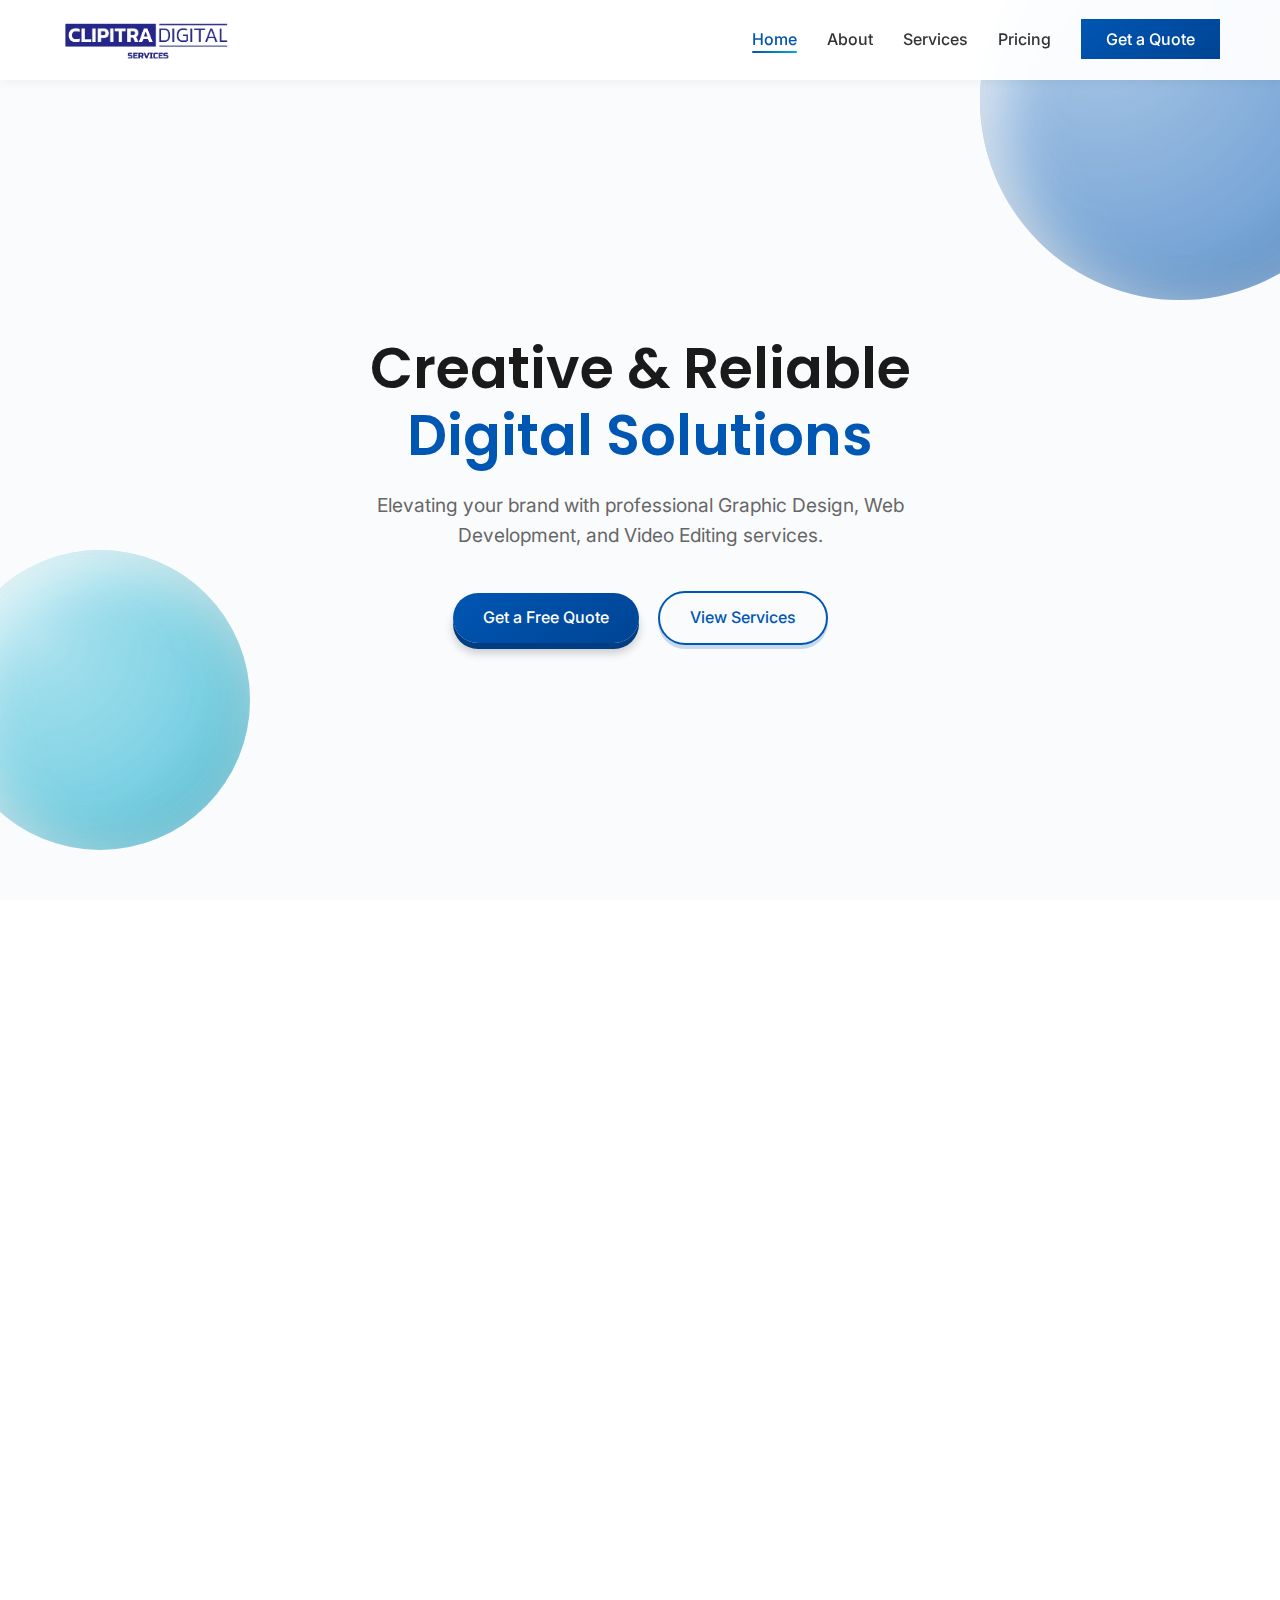
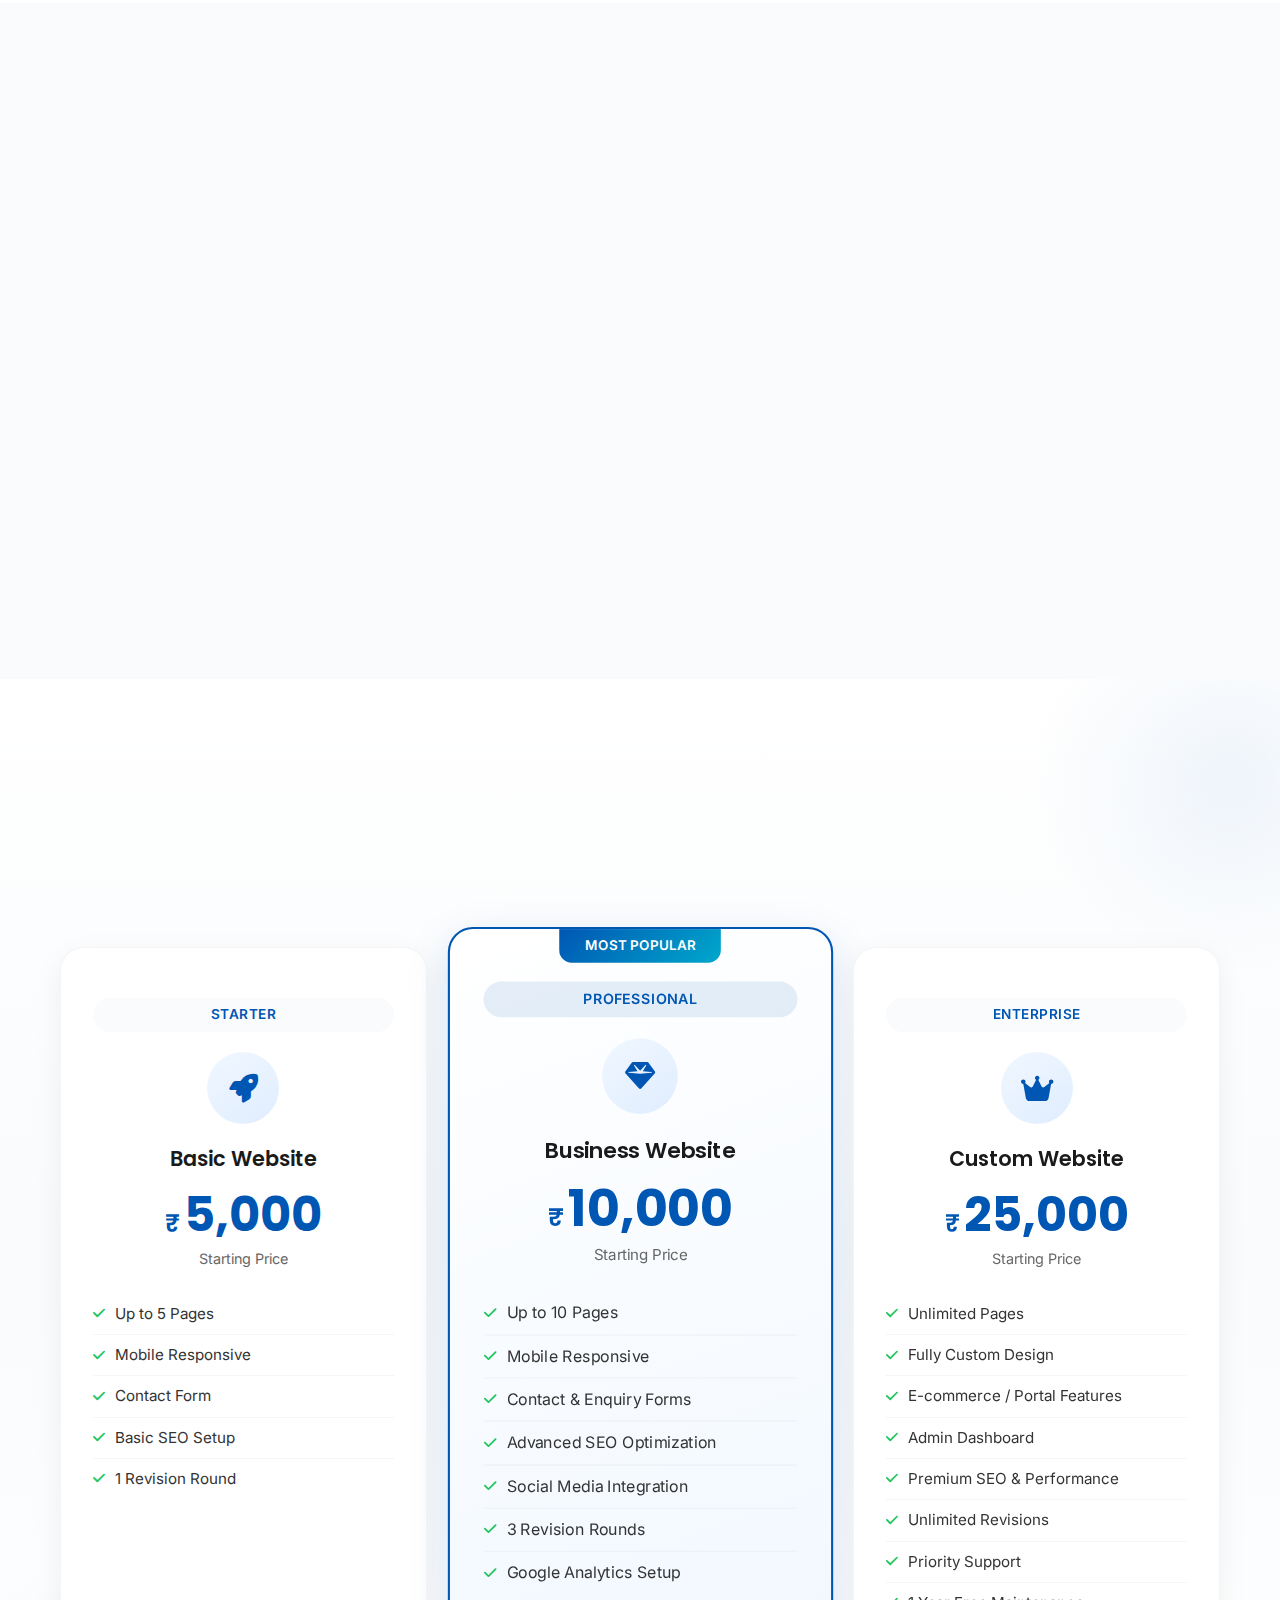
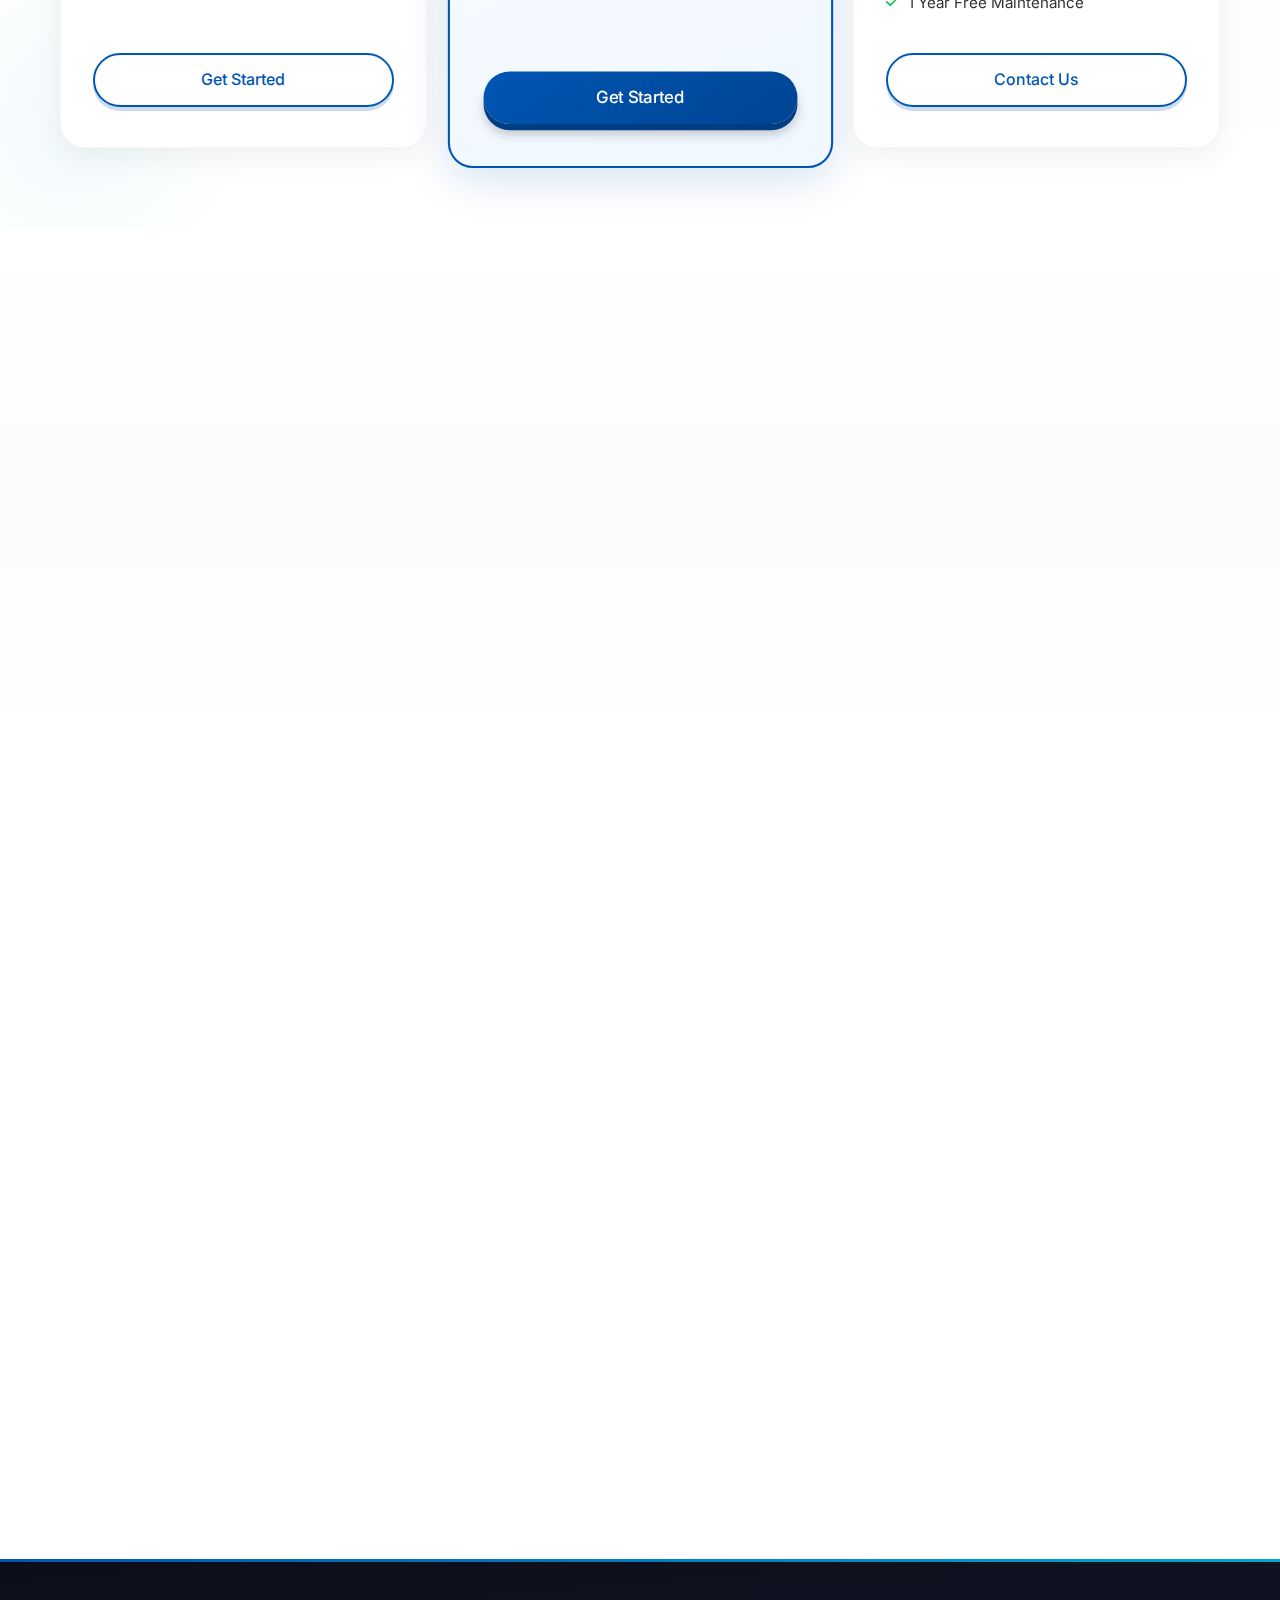
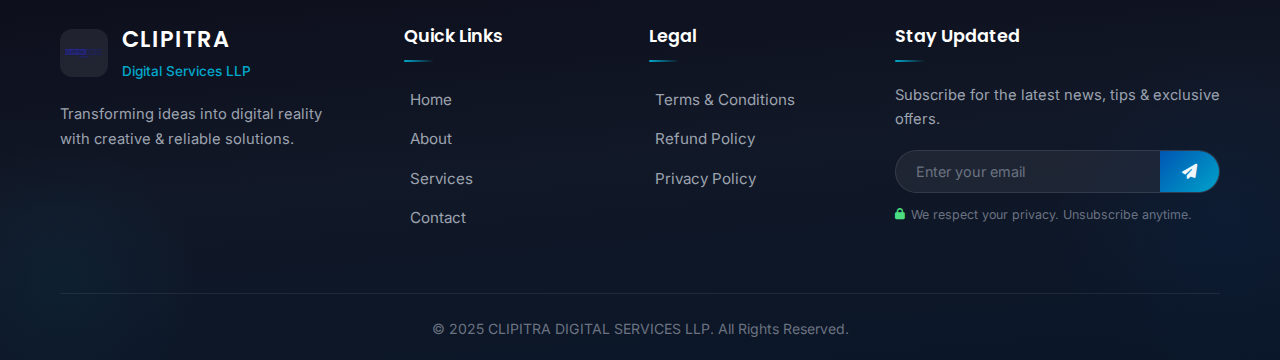
<file: index.html>
<!DOCTYPE html>
<html lang="en">

<head>
    <meta charset="UTF-8">
    <meta name="viewport" content="width=device-width, initial-scale=1.0">
    <title>Clipitra Digital Services LLP - Creative & Reliable Digital Solutions</title>
    <meta name="description"
        content="Clipitra Digital Services LLP offers professional graphic design, video editing, web design, and UI/UX solutions.">

    <!-- Open Graph -->
    <meta property="og:title" content="Clipitra Digital Services LLP - Creative & Reliable Digital Solutions">
    <meta property="og:description"
        content="Elevating your brand with professional Graphic Design, Web Development, and Video Editing services.">
    <meta property="og:type" content="website">
    <meta property="og:image" content="logo.png">

    <!-- Google Fonts -->
    <link rel="preconnect" href="https://fonts.googleapis.com">
    <link rel="preconnect" href="https://fonts.gstatic.com" crossorigin>
    <link
        href="https://fonts.googleapis.com/css2?family=Inter:wght@300;400;500;600;700&family=Poppins:wght@400;500;600;700&display=swap"
        rel="stylesheet">

    <!-- Font Awesome -->
    <link rel="stylesheet" href="https://cdnjs.cloudflare.com/ajax/libs/font-awesome/6.4.0/css/all.min.css">

    <link rel="icon" href="logo.png" type="image/png">
    <!-- Custom CSS -->
    <link rel="stylesheet" href="style.css">
</head>

<body>

    <!-- Navigation -->
    <nav class="navbar" aria-label="Main navigation">
        <div class="container">
            <a href="#" class="logo" aria-label="Clipitra Digital Services - Home">
                <img src="logo.png" alt="Clipitra Digital Services" class="logo-img" loading="lazy">
            </a>
            <div class="menu-toggle" id="mobile-menu" aria-label="Toggle mobile menu" role="button" tabindex="0">
                <span class="bar"></span>
                <span class="bar"></span>
                <span class="bar"></span>
            </div>
            <ul class="nav-menu">
                <li><a href="#home" class="nav-link">Home</a></li>
                <li><a href="#about" class="nav-link">About</a></li>
                <li><a href="#services" class="nav-link">Services</a></li>
                <li><a href="#pricing" class="nav-link">Pricing</a></li>
                <li><a href="#contact" class="nav-link btn-primary">Get a Quote</a></li>
            </ul>
        </div>
    </nav>

    <!-- Hero Section -->
    <section id="home" class="hero">
        <div class="hero-bg-shapes">
            <div class="shape shape-1"></div>
            <div class="shape shape-2"></div>
        </div>
        <div class="container hero-content">
            <h1 class="hero-title">Creative & Reliable <br> <span class="highlight">Digital Solutions</span></h1>
            <p class="hero-subtitle">Elevating your brand with professional Graphic Design, Web Development, and Video
                Editing services.</p>
            <div class="hero-buttons">
                <a href="#contact" class="btn btn-primary">Get a Free Quote</a>
                <a href="#services" class="btn btn-secondary">View Services</a>
            </div>
        </div>
    </section>

    <!-- About Us Section -->
    <section id="about" class="section about">
        <div class="container">
            <div class="section-header">
                <h2>About Us</h2>
                <div class="underline"></div>
            </div>
            <div class="about-content">
                <div class="about-text">
                    <h3>Who We Are</h3>
                    <p><strong>CLIPITRA DIGITAL SERVICES LLP</strong> is a forward-thinking digital agency incorporated
                        on 02/09/2025. We are dedicated to transforming ideas into digital reality.</p>
                    <p>Our mission is to provide high-quality, custom digital solutions that help businesses grow. We
                        value creativity, reliability, and client satisfaction above all else.</p>
                    <div class="about-details">
                        <div class="detail-item">
                            <i class="fas fa-check-circle"></i>
                            <span>LLPIN: ACR-0123</span>
                        </div>
                        <div class="detail-item">
                            <i class="fas fa-check-circle"></i>
                            <span>Registered in Uttar Pradesh, India</span>
                        </div>
                    </div>
                </div>
                <div class="about-image">
                    <!-- Placeholder for an illustration/image -->
                    <div class="img-placeholder">
                        <i class="fas fa-users-cog"></i>
                    </div>
                </div>
            </div>
        </div>
    </section>

    <!-- Services Section -->
    <section id="services" class="section services">
        <div class="container">
            <div class="section-header">
                <h2>Our Services</h2>
                <div class="underline"></div>
                <p>Comprehensive digital solutions tailored to your needs.</p>
            </div>
            <div class="services-grid">
                <div class="service-card">
                    <div class="icon-box">
                        <i class="fas fa-pen-nib"></i>
                    </div>
                    <h3>Graphic Design</h3>
                    <p>Stunning visuals for your brand, including logos, social media posts, and marketing materials.
                    </p>
                </div>
                <div class="service-card">
                    <div class="icon-box">
                        <i class="fas fa-video"></i>
                    </div>
                    <h3>Video Editing</h3>
                    <p>Professional video editing services to tell your story with engaging cuts and effects.</p>
                </div>
                <div class="service-card">
                    <div class="icon-box">
                        <i class="fas fa-code"></i>
                    </div>
                    <h3>Web Design & Dev</h3>
                    <p>Responsive, fast, and SEO-friendly websites built to convert visitors into customers.</p>
                </div>
                <div class="service-card">
                    <div class="icon-box">
                        <i class="fas fa-layer-group"></i>
                    </div>
                    <h3>UI/UX Design</h3>
                    <p>User-centric interfaces that provide seamless and enjoyable experiences for your users.</p>
                </div>
            </div>
        </div>
    </section>

    <!-- Pricing Section -->
    <section id="pricing" class="section pricing">
        <div class="container">
            <div class="section-header">
                <h2>Website Design Packages</h2>
                <div class="underline"></div>
                <p>Choose the perfect plan that fits your business needs and budget.</p>
            </div>
            <div class="pricing-grid">
                <!-- Pack 1: Starter -->
                <div class="pricing-card">
                    <div class="pricing-badge">Starter</div>
                    <div class="pricing-icon">
                        <i class="fas fa-rocket"></i>
                    </div>
                    <h3>Basic Website</h3>
                    <div class="pricing-amount">
                        <span class="pricing-currency">₹</span>
                        <span class="pricing-value">5,000</span>
                    </div>
                    <p class="pricing-starting">Starting Price</p>
                    <ul class="pricing-features">
                        <li><i class="fas fa-check"></i> Up to 5 Pages</li>
                        <li><i class="fas fa-check"></i> Mobile Responsive</li>
                        <li><i class="fas fa-check"></i> Contact Form</li>
                        <li><i class="fas fa-check"></i> Basic SEO Setup</li>
                        <li><i class="fas fa-check"></i> 1 Revision Round</li>
                    </ul>
                    <a href="#contact" class="btn btn-secondary pricing-btn">Get Started</a>
                </div>

                <!-- Pack 2: Professional -->
                <div class="pricing-card pricing-featured">
                    <div class="pricing-popular-tag">Most Popular</div>
                    <div class="pricing-badge">Professional</div>
                    <div class="pricing-icon">
                        <i class="fas fa-gem"></i>
                    </div>
                    <h3>Business Website</h3>
                    <div class="pricing-amount">
                        <span class="pricing-currency">₹</span>
                        <span class="pricing-value">10,000</span>
                    </div>
                    <p class="pricing-starting">Starting Price</p>
                    <ul class="pricing-features">
                        <li><i class="fas fa-check"></i> Up to 10 Pages</li>
                        <li><i class="fas fa-check"></i> Mobile Responsive</li>
                        <li><i class="fas fa-check"></i> Contact & Enquiry Forms</li>
                        <li><i class="fas fa-check"></i> Advanced SEO Optimization</li>
                        <li><i class="fas fa-check"></i> Social Media Integration</li>
                        <li><i class="fas fa-check"></i> 3 Revision Rounds</li>
                        <li><i class="fas fa-check"></i> Google Analytics Setup</li>
                    </ul>
                    <a href="#contact" class="btn btn-primary pricing-btn">Get Started</a>
                </div>

                <!-- Pack 3: Custom Enterprise -->
                <div class="pricing-card">
                    <div class="pricing-badge">Enterprise</div>
                    <div class="pricing-icon">
                        <i class="fas fa-crown"></i>
                    </div>
                    <h3>Custom Website</h3>
                    <div class="pricing-amount">
                        <span class="pricing-currency">₹</span>
                        <span class="pricing-value">25,000</span>
                    </div>
                    <p class="pricing-starting">Starting Price</p>
                    <ul class="pricing-features">
                        <li><i class="fas fa-check"></i> Unlimited Pages</li>
                        <li><i class="fas fa-check"></i> Fully Custom Design</li>
                        <li><i class="fas fa-check"></i> E-commerce / Portal Features</li>
                        <li><i class="fas fa-check"></i> Admin Dashboard</li>
                        <li><i class="fas fa-check"></i> Premium SEO & Performance</li>
                        <li><i class="fas fa-check"></i> Unlimited Revisions</li>
                        <li><i class="fas fa-check"></i> Priority Support</li>
                        <li><i class="fas fa-check"></i> 1 Year Free Maintenance</li>
                    </ul>
                    <a href="#contact" class="btn btn-secondary pricing-btn">Contact Us</a>
                </div>
            </div>
        </div>
    </section>

    <!-- Why Choose Us Section -->
    <section class="section why-choose-us">
        <div class="container">
            <div class="section-header">
                <h2>Why Choose Us</h2>
                <div class="underline"></div>
            </div>
            <div class="features-grid">
                <div class="feature-item">
                    <i class="fas fa-clock"></i>
                    <h4>On-time Delivery</h4>
                    <p>We respect your time and ensure all projects are delivered within the agreed deadline.</p>
                </div>
                <div class="feature-item">
                    <i class="fas fa-user-tie"></i>
                    <h4>Professional Team</h4>
                    <p>Our team consists of skilled experts dedicated to delivering excellence.</p>
                </div>
                <div class="feature-item">
                    <i class="fas fa-sliders-h"></i>
                    <h4>Custom Solutions</h4>
                    <p>We don't believe in one-size-fits-all. We tailor our services to your specific goals.</p>
                </div>
                <div class="feature-item">
                    <i class="fas fa-heart"></i>
                    <h4>Client Focused</h4>
                    <p>Your satisfaction is our priority. We work closely with you at every step.</p>
                </div>
            </div>
        </div>
    </section>

    <!-- Contact Section -->
    <section id="contact" class="section contact">
        <div class="container">
            <div class="contact-wrapper">
                <div class="contact-info">
                    <h3>Get In Touch</h3>
                    <p>Ready to start your project? Contact us today for a free quote.</p>

                    <div class="info-item">
                        <i class="fas fa-map-marker-alt"></i>
                        <div>
                            <h4>Registered Address</h4>
                            <p>C/O SANT KUMAR, HAMIRMAU, DEENSHAH, GAURA, Hamirmau, Raebareli, Dalmau,
                                Uttar Pradesh, India, 229204</p>
                        </div>
                    </div>

                    <div class="info-item">
                        <i class="fas fa-envelope"></i>
                        <div>
                            <h4>Email</h4>
                            <p><a
                                    href="mailto:help.clipitradigitalservices@gmail.com">help.clipitradigitalservices@gmail.com</a>
                            </p>
                        </div>
                    </div>

                    <div class="info-item">
                        <i class="fas fa-phone-alt"></i>
                        <div>
                            <h4>Phone</h4>
                            <p><a href="tel:+919682445717">+91 9682445717</a></p>
                        </div>
                    </div>
                </div>

                <div class="contact-form-container">
                    <form class="contact-form" action="https://api.web3forms.com/submit" method="POST">
                        <input type="hidden" name="access_key" value="66dd83d2-f93e-47f5-a150-da217fed1c71">
                        <input type="hidden" name="redirect" value="thankyou.html">
                        <input type="hidden" name="subject" value="New Enquiry from Clipitra Website">
                        <div class="form-group">
                            <label for="name">Name</label>
                            <input type="text" id="name" name="name" placeholder="Your full name" required>
                        </div>
                        <div class="form-group">
                            <label for="mobile">Mobile Number</label>
                            <input type="tel" id="mobile" name="mobile" placeholder="+91 XXXXX XXXXX" required>
                        </div>
                        <div class="form-group">
                            <label for="requirement">Requirement</label>
                            <select id="requirement" name="requirement" required>
                                <option value="" disabled selected>Select your requirement</option>
                                <option value="Website Design">Website Design</option>
                                <option value="App Development">App Development</option>
                                <option value="Other">Other</option>
                            </select>
                        </div>
                        <div class="form-group">
                            <label for="message">Message</label>
                            <textarea id="message" name="message" rows="5" placeholder="Tell us about your project..." required></textarea>
                        </div>
                        <button type="submit" class="btn btn-primary btn-block">Send Message</button>
                    </form>
                </div>
            </div>
        </div>
    </section>

    <!-- Footer -->
    <footer class="footer" id="footer">
        <div class="footer-accent"></div>
        <div class="container">
            <div class="footer-content">
                <div class="footer-brand">
                    <div class="footer-logo">
                        <img src="logo.png" alt="Clipitra Digital Services" class="footer-logo-img" loading="lazy">
                        <div>
                            <h3>CLIPITRA</h3>
                            <span class="footer-brand-sub">Digital Services LLP</span>
                        </div>
                    </div>
                    <p class="footer-tagline">Transforming ideas into digital reality with creative & reliable solutions.</p>
                </div>
                <div class="footer-links">
                    <h4>Quick Links</h4>
                    <ul>
                        <li><a href="#home"><i class="fas fa-chevron-right"></i>Home</a></li>
                        <li><a href="#about"><i class="fas fa-chevron-right"></i>About</a></li>
                        <li><a href="#services"><i class="fas fa-chevron-right"></i>Services</a></li>
                        <li><a href="contact.html"><i class="fas fa-chevron-right"></i>Contact</a></li>
                    </ul>
                </div>
                <div class="footer-links">
                    <h4>Legal</h4>
                    <ul>
                        <li><a href="terms.html"><i class="fas fa-chevron-right"></i>Terms & Conditions</a></li>
                        <li><a href="refund-policy.html"><i class="fas fa-chevron-right"></i>Refund Policy</a></li>
                        <li><a href="privacy-policy.html"><i class="fas fa-chevron-right"></i>Privacy Policy</a></li>
                    </ul>
                </div>
                <div class="footer-newsletter">
                    <h4>Stay Updated</h4>
                    <p>Subscribe for the latest news, tips & exclusive offers.</p>
                    <form class="newsletter-form">
                        <input type="email" placeholder="Enter your email" required>
                        <button type="submit" aria-label="Subscribe"><i class="fas fa-paper-plane"></i></button>
                    </form>
                    <p class="newsletter-trust"><i class="fas fa-lock"></i> We respect your privacy. Unsubscribe anytime.</p>
                </div>
            </div>
            <div class="footer-bottom">
                <p>&copy; 2025 CLIPITRA DIGITAL SERVICES LLP. All Rights Reserved.</p>
            </div>
        </div>
    </footer>

    <!-- Scroll to Top Button -->
    <button class="scroll-to-top" id="scrollToTop" aria-label="Scroll to top">
        <i class="fas fa-arrow-up"></i>
    </button>

    <script src="script.js"></script>
</body>

</html>
</file>
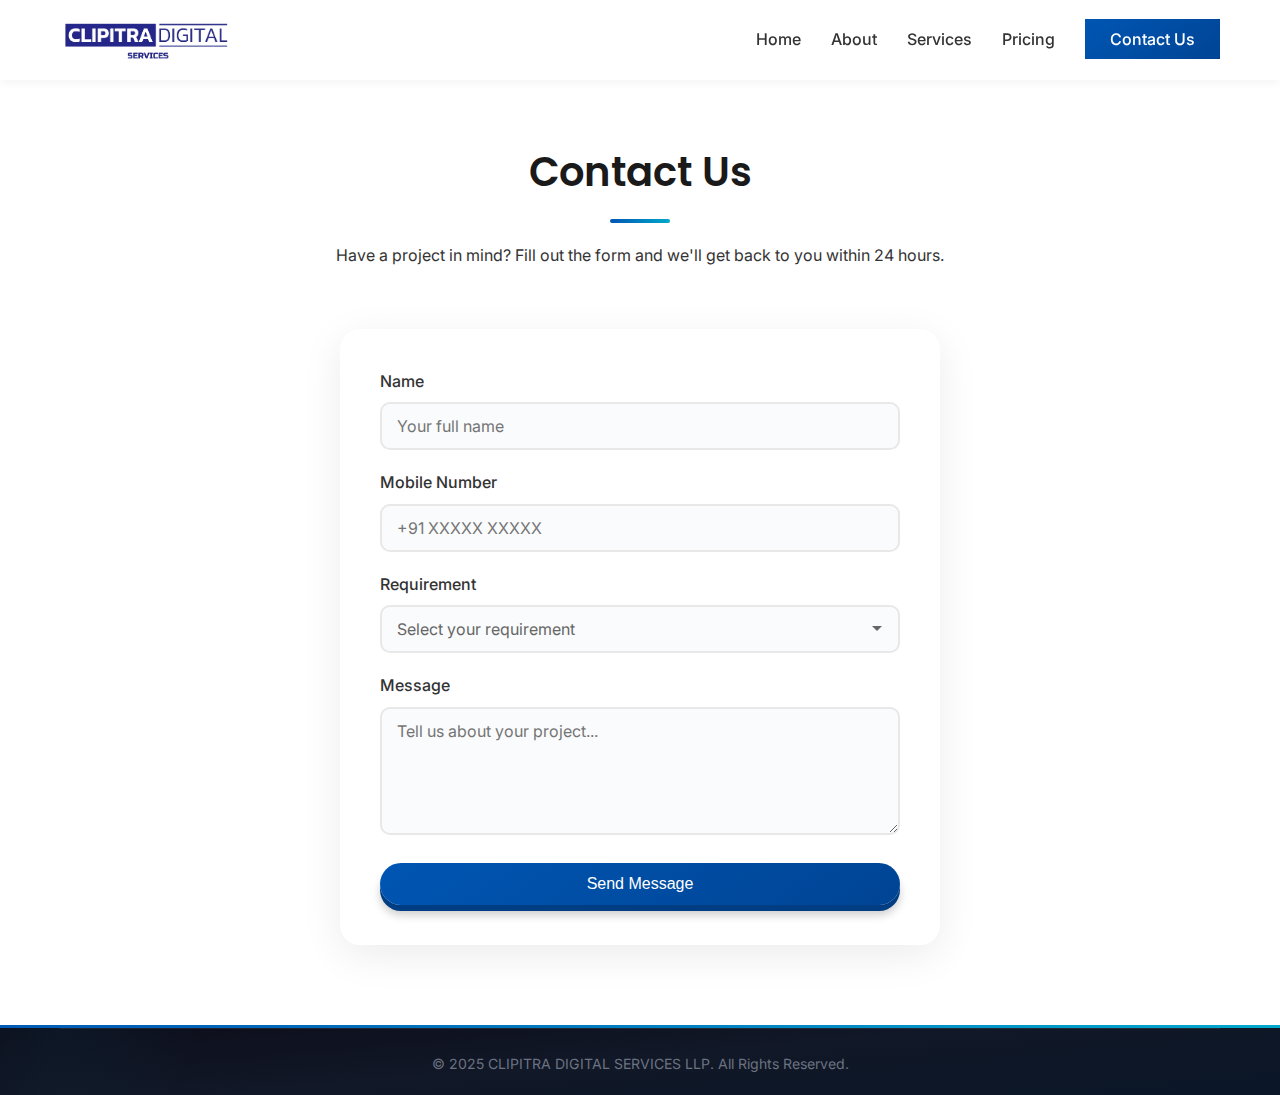
<file: contact.html>
<!DOCTYPE html>
<html lang="en">

<head>
    <meta charset="UTF-8">
    <meta name="viewport" content="width=device-width, initial-scale=1.0">
    <title>Contact Us - Clipitra Digital Services LLP</title>
    <meta name="description"
        content="Get in touch with Clipitra Digital Services LLP for website design, app development and custom digital solutions.">

    <!-- Google Fonts -->
    <link rel="preconnect" href="https://fonts.googleapis.com">
    <link rel="preconnect" href="https://fonts.gstatic.com" crossorigin>
    <link
        href="https://fonts.googleapis.com/css2?family=Inter:wght@300;400;500;600;700&family=Poppins:wght@400;500;600;700&display=swap"
        rel="stylesheet">

    <!-- Font Awesome -->
    <link rel="stylesheet" href="https://cdnjs.cloudflare.com/ajax/libs/font-awesome/6.4.0/css/all.min.css">

    <link rel="icon" href="logo.png" type="image/png">
    <!-- Custom CSS -->
    <link rel="stylesheet" href="style.css">
</head>

<body>

    <!-- Navigation -->
    <nav class="navbar" aria-label="Main navigation">
        <div class="container">
            <a href="index.html" class="logo" aria-label="Clipitra Digital Services - Home">
                <img src="logo.png" alt="Clipitra Digital Services" class="logo-img" loading="lazy">
            </a>
            <div class="menu-toggle" id="mobile-menu" aria-label="Toggle mobile menu" role="button" tabindex="0">
                <span class="bar"></span>
                <span class="bar"></span>
                <span class="bar"></span>
            </div>
            <ul class="nav-menu">
                <li><a href="index.html#home" class="nav-link">Home</a></li>
                <li><a href="index.html#about" class="nav-link">About</a></li>
                <li><a href="index.html#services" class="nav-link">Services</a></li>
                <li><a href="index.html#pricing" class="nav-link">Pricing</a></li>
                <li><a href="contact.html" class="nav-link btn-primary">Contact Us</a></li>
            </ul>
        </div>
    </nav>

    <!-- Contact Form Section -->
    <section class="section contact-page-section">
        <div class="container">
            <div class="section-header">
                <h1 class="section-title">Contact Us</h1>
                <div class="underline"></div>
                <p>Have a project in mind? Fill out the form and we'll get back to you within 24 hours.</p>
            </div>
            <div class="contact-page-form-wrapper">
                <form class="contact-form" action="https://api.web3forms.com/submit" method="POST">
                    <input type="hidden" name="access_key" value="WEB3FORMS_ACCESS_KEY_PLACEHOLDER">
                    <input type="hidden" name="redirect" value="thankyou.html">
                    <input type="hidden" name="subject" value="New Enquiry from Clipitra Website">
                    <div class="form-group">
                        <label for="name">Name</label>
                        <input type="text" id="name" name="name" placeholder="Your full name" required>
                    </div>
                    <div class="form-group">
                        <label for="mobile">Mobile Number</label>
                        <input type="tel" id="mobile" name="mobile" placeholder="+91 XXXXX XXXXX" required>
                    </div>
                    <div class="form-group">
                        <label for="requirement">Requirement</label>
                        <select id="requirement" name="requirement" required>
                            <option value="" disabled selected>Select your requirement</option>
                            <option value="Website Design">Website Design</option>
                            <option value="App Development">App Development</option>
                            <option value="Other">Other</option>
                        </select>
                    </div>
                    <div class="form-group">
                        <label for="message">Message</label>
                        <textarea id="message" name="message" rows="5" placeholder="Tell us about your project..."
                            required></textarea>
                    </div>
                    <button type="submit" class="btn btn-primary btn-block">Send Message</button>
                </form>
            </div>
        </div>
    </section>

    <!-- Footer -->
    <footer class="footer" id="footer">
        <div class="footer-accent"></div>
        <div class="container">
            <div class="footer-bottom">
                <p>&copy; 2025 CLIPITRA DIGITAL SERVICES LLP. All Rights Reserved.</p>
            </div>
        </div>
    </footer>

    <!-- Scroll to Top Button -->
    <button class="scroll-to-top" id="scrollToTop" aria-label="Scroll to top">
        <i class="fas fa-arrow-up"></i>
    </button>

    <script src="script.js"></script>
</body>

</html>
</file>
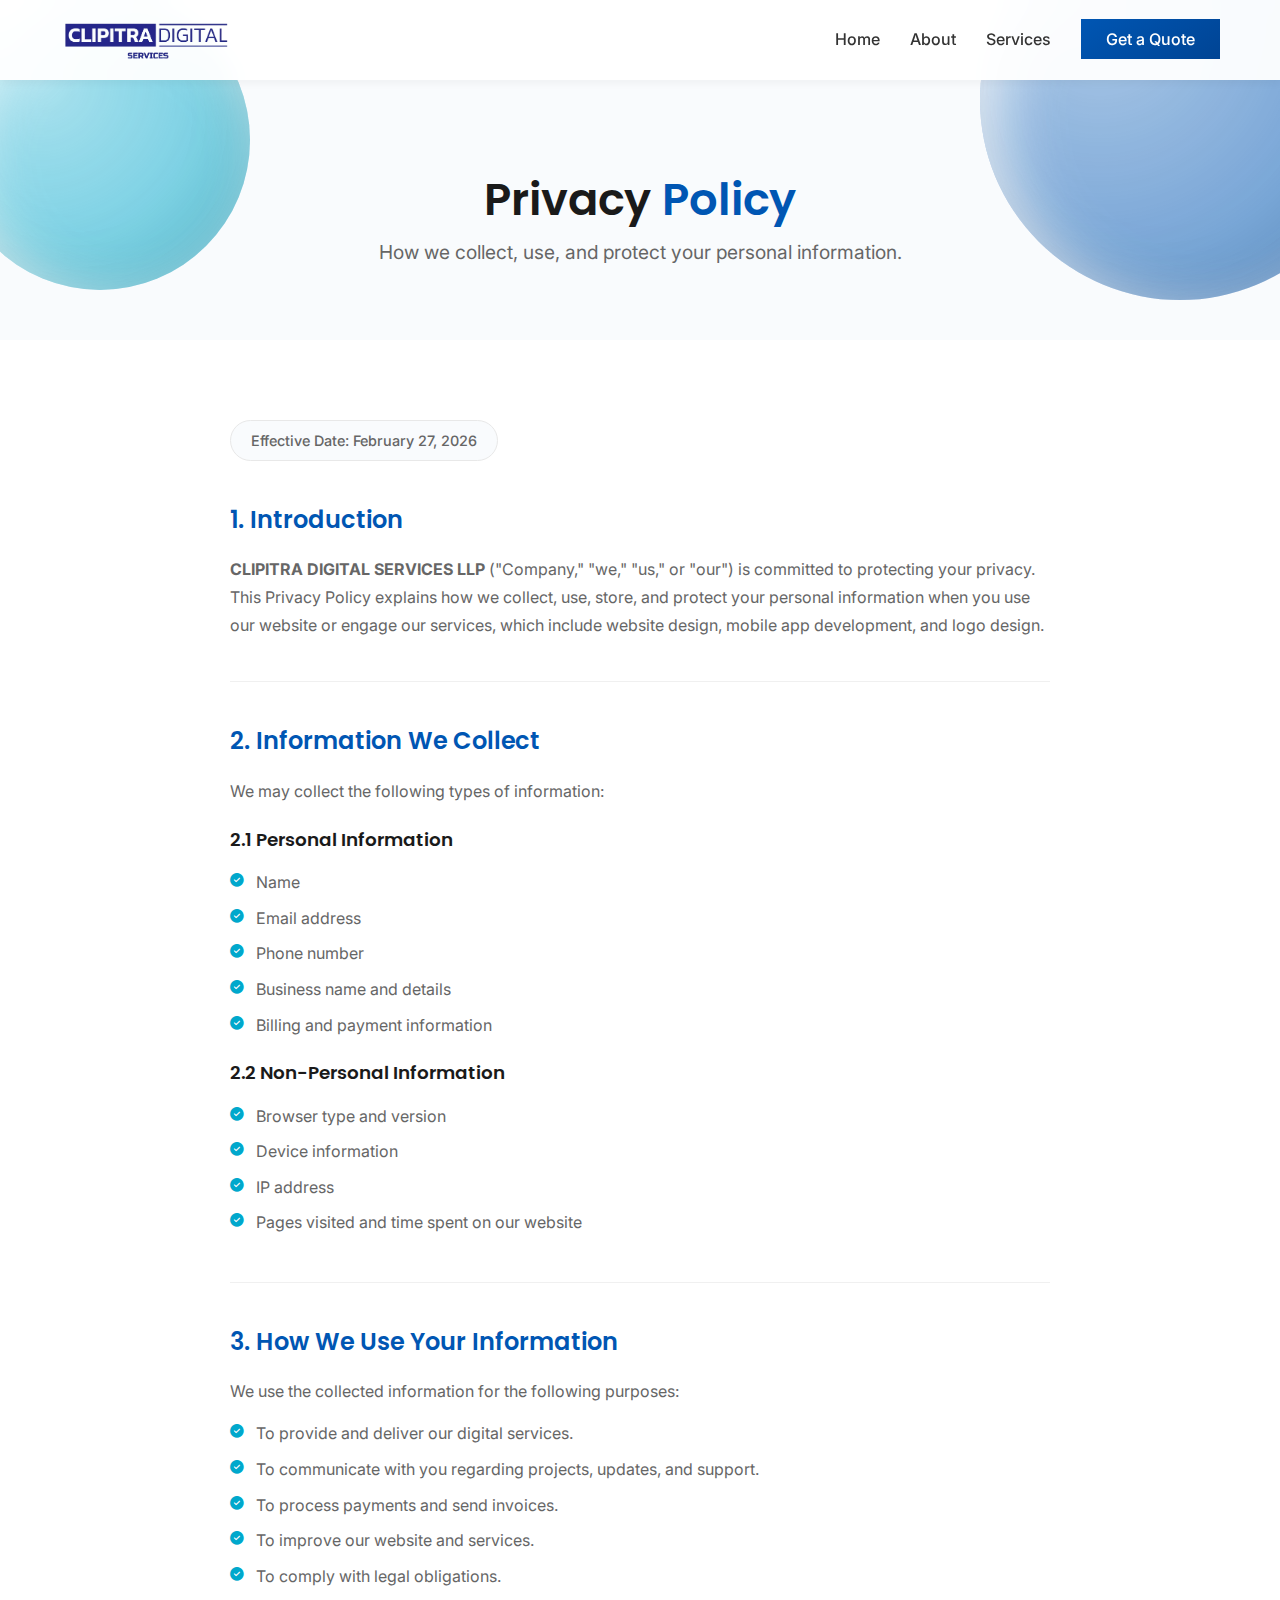
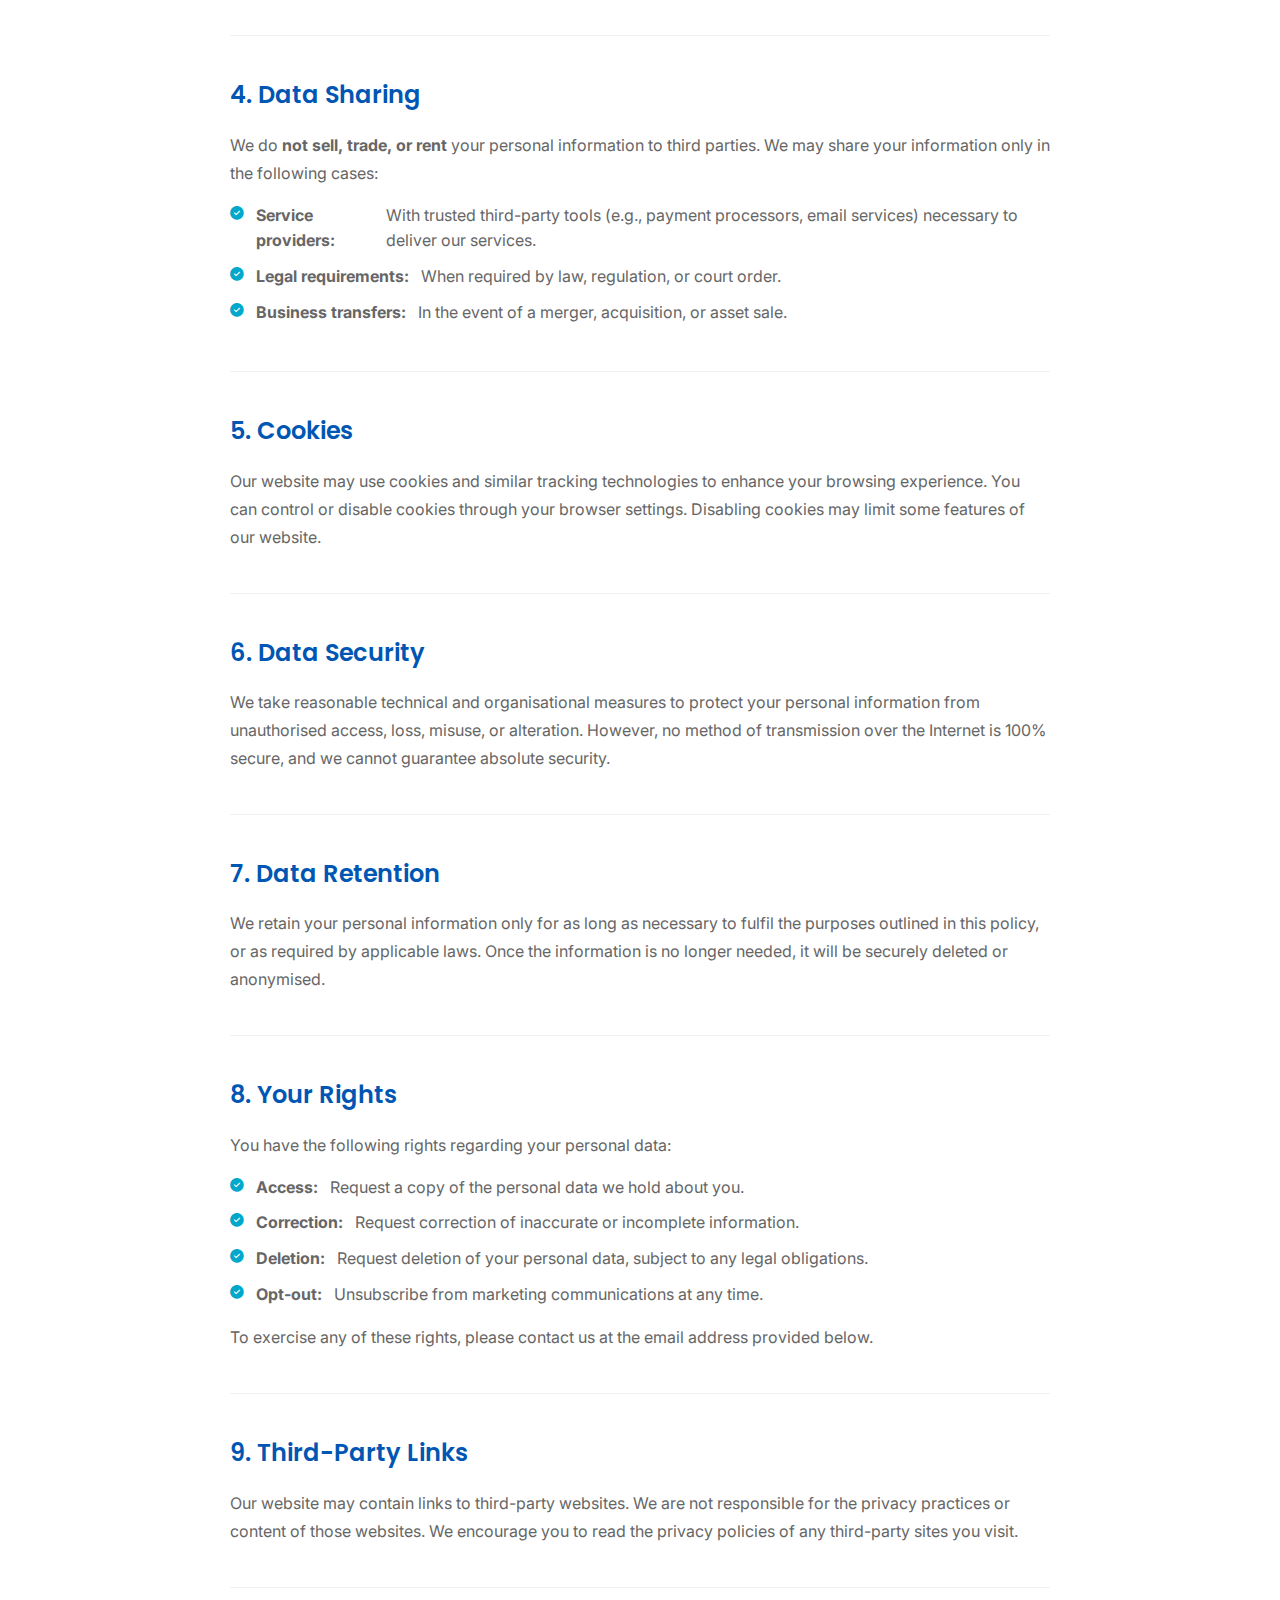
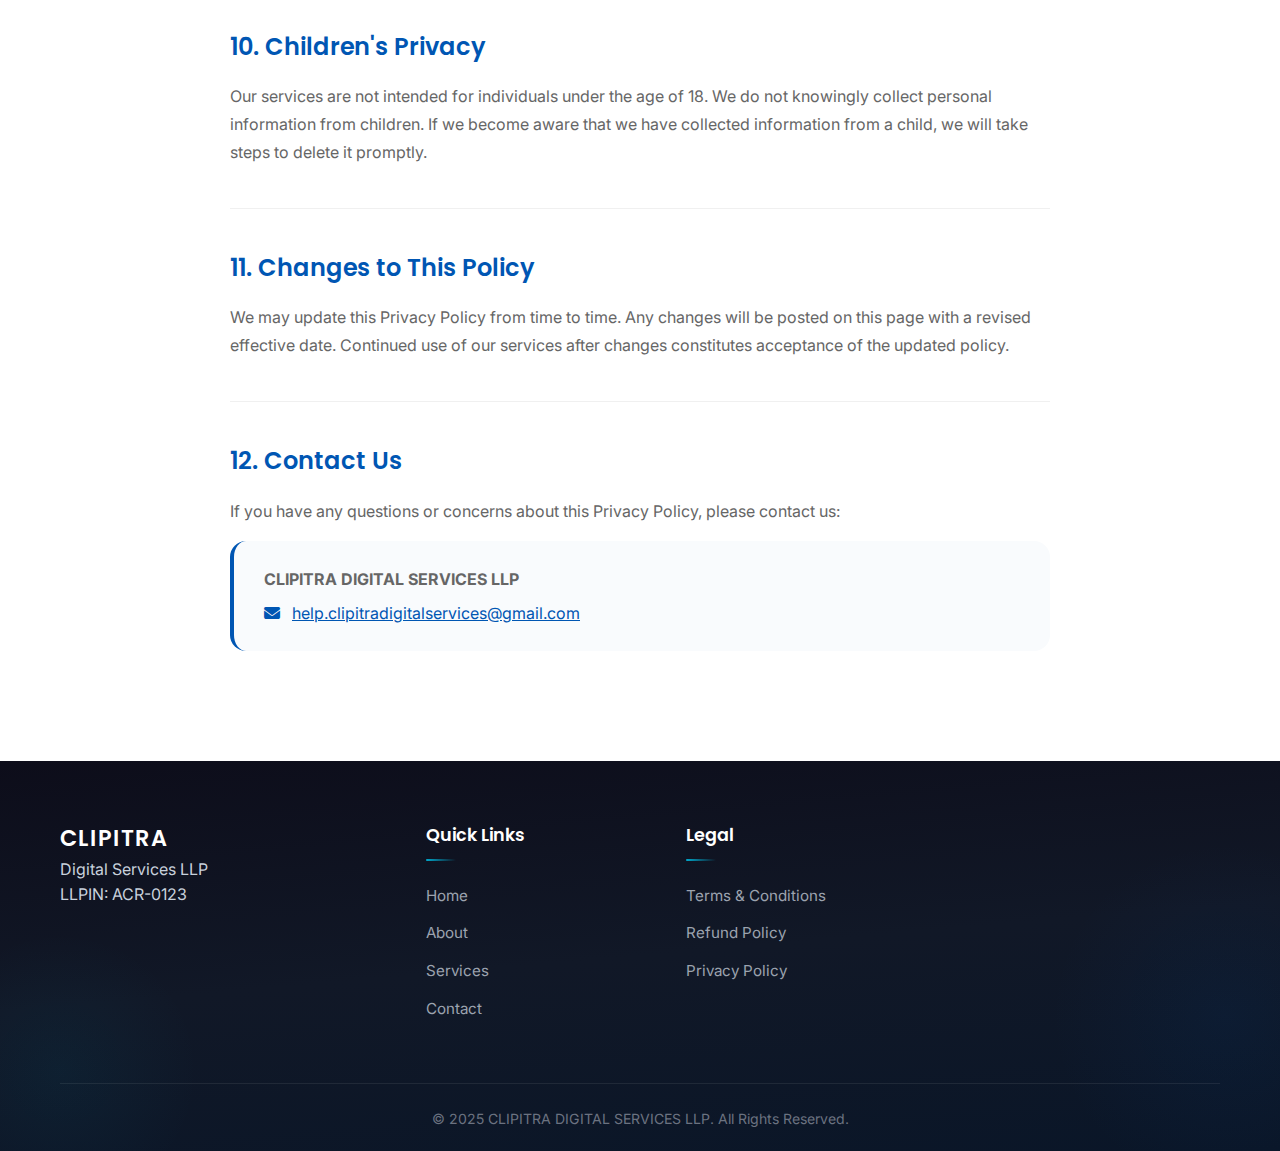
<file: privacy-policy.html>
<!DOCTYPE html>
<html lang="en">

<head>
    <meta charset="UTF-8">
    <meta name="viewport" content="width=device-width, initial-scale=1.0">
    <title>Privacy Policy - Clipitra Digital Services LLP</title>
    <meta name="description"
        content="Privacy Policy for Clipitra Digital Services LLP. Learn how we collect, use, and protect your personal information.">

    <!-- Open Graph -->
    <meta property="og:title" content="Privacy Policy - Clipitra Digital Services LLP">
    <meta property="og:description"
        content="Privacy Policy for Clipitra Digital Services LLP.">
    <meta property="og:type" content="website">
    <meta property="og:image" content="logo.png">

    <!-- Google Fonts -->
    <link rel="preconnect" href="https://fonts.googleapis.com">
    <link rel="preconnect" href="https://fonts.gstatic.com" crossorigin>
    <link
        href="https://fonts.googleapis.com/css2?family=Inter:wght@300;400;500;600;700&family=Poppins:wght@400;500;600;700&display=swap"
        rel="stylesheet">

    <!-- Font Awesome -->
    <link rel="stylesheet" href="https://cdnjs.cloudflare.com/ajax/libs/font-awesome/6.4.0/css/all.min.css">

    <link rel="icon" href="logo.png" type="image/png">
    <!-- Custom CSS -->
    <link rel="stylesheet" href="style.css">
</head>

<body>

    <!-- Navigation -->
    <nav class="navbar" aria-label="Main navigation">
        <div class="container">
            <a href="index.html" class="logo" aria-label="Clipitra Digital Services - Home">
                <img src="logo.png" alt="Clipitra Digital Services" class="logo-img" loading="lazy">
            </a>
            <div class="menu-toggle" id="mobile-menu" aria-label="Toggle mobile menu" role="button" tabindex="0">
                <span class="bar"></span>
                <span class="bar"></span>
                <span class="bar"></span>
            </div>
            <ul class="nav-menu">
                <li><a href="index.html#home" class="nav-link">Home</a></li>
                <li><a href="index.html#about" class="nav-link">About</a></li>
                <li><a href="index.html#services" class="nav-link">Services</a></li>
                <li><a href="index.html#contact" class="nav-link btn-primary">Get a Quote</a></li>
            </ul>
        </div>
    </nav>

    <!-- Page Header -->
    <section class="legal-hero">
        <div class="hero-bg-shapes">
            <div class="shape shape-1"></div>
            <div class="shape shape-2"></div>
        </div>
        <div class="container hero-content">
            <h1 class="hero-title">Privacy <span class="highlight">Policy</span></h1>
            <p class="hero-subtitle">How we collect, use, and protect your personal information.</p>
        </div>
    </section>

    <!-- Legal Content -->
    <section class="section legal-content">
        <div class="container legal-container">
            <p class="legal-effective-date">Effective Date: February 27, 2026</p>

            <div class="legal-section">
                <h2>1. Introduction</h2>
                <p><strong>CLIPITRA DIGITAL SERVICES LLP</strong> ("Company," "we," "us," or "our") is committed to protecting your privacy. This Privacy Policy explains how we collect, use, store, and protect your personal information when you use our website or engage our services, which include website design, mobile app development, and logo design.</p>
            </div>

            <div class="legal-section">
                <h2>2. Information We Collect</h2>
                <p>We may collect the following types of information:</p>
                <h3>2.1 Personal Information</h3>
                <ul>
                    <li><i class="fas fa-check-circle"></i> Name</li>
                    <li><i class="fas fa-check-circle"></i> Email address</li>
                    <li><i class="fas fa-check-circle"></i> Phone number</li>
                    <li><i class="fas fa-check-circle"></i> Business name and details</li>
                    <li><i class="fas fa-check-circle"></i> Billing and payment information</li>
                </ul>
                <h3>2.2 Non-Personal Information</h3>
                <ul>
                    <li><i class="fas fa-check-circle"></i> Browser type and version</li>
                    <li><i class="fas fa-check-circle"></i> Device information</li>
                    <li><i class="fas fa-check-circle"></i> IP address</li>
                    <li><i class="fas fa-check-circle"></i> Pages visited and time spent on our website</li>
                </ul>
            </div>

            <div class="legal-section">
                <h2>3. How We Use Your Information</h2>
                <p>We use the collected information for the following purposes:</p>
                <ul>
                    <li><i class="fas fa-check-circle"></i> To provide and deliver our digital services.</li>
                    <li><i class="fas fa-check-circle"></i> To communicate with you regarding projects, updates, and support.</li>
                    <li><i class="fas fa-check-circle"></i> To process payments and send invoices.</li>
                    <li><i class="fas fa-check-circle"></i> To improve our website and services.</li>
                    <li><i class="fas fa-check-circle"></i> To comply with legal obligations.</li>
                </ul>
            </div>

            <div class="legal-section">
                <h2>4. Data Sharing</h2>
                <p>We do <strong>not sell, trade, or rent</strong> your personal information to third parties. We may share your information only in the following cases:</p>
                <ul>
                    <li><i class="fas fa-check-circle"></i> <strong>Service providers:</strong> With trusted third-party tools (e.g., payment processors, email services) necessary to deliver our services.</li>
                    <li><i class="fas fa-check-circle"></i> <strong>Legal requirements:</strong> When required by law, regulation, or court order.</li>
                    <li><i class="fas fa-check-circle"></i> <strong>Business transfers:</strong> In the event of a merger, acquisition, or asset sale.</li>
                </ul>
            </div>

            <div class="legal-section">
                <h2>5. Cookies</h2>
                <p>Our website may use cookies and similar tracking technologies to enhance your browsing experience. You can control or disable cookies through your browser settings. Disabling cookies may limit some features of our website.</p>
            </div>

            <div class="legal-section">
                <h2>6. Data Security</h2>
                <p>We take reasonable technical and organisational measures to protect your personal information from unauthorised access, loss, misuse, or alteration. However, no method of transmission over the Internet is 100% secure, and we cannot guarantee absolute security.</p>
            </div>

            <div class="legal-section">
                <h2>7. Data Retention</h2>
                <p>We retain your personal information only for as long as necessary to fulfil the purposes outlined in this policy, or as required by applicable laws. Once the information is no longer needed, it will be securely deleted or anonymised.</p>
            </div>

            <div class="legal-section">
                <h2>8. Your Rights</h2>
                <p>You have the following rights regarding your personal data:</p>
                <ul>
                    <li><i class="fas fa-check-circle"></i> <strong>Access:</strong> Request a copy of the personal data we hold about you.</li>
                    <li><i class="fas fa-check-circle"></i> <strong>Correction:</strong> Request correction of inaccurate or incomplete information.</li>
                    <li><i class="fas fa-check-circle"></i> <strong>Deletion:</strong> Request deletion of your personal data, subject to any legal obligations.</li>
                    <li><i class="fas fa-check-circle"></i> <strong>Opt-out:</strong> Unsubscribe from marketing communications at any time.</li>
                </ul>
                <p>To exercise any of these rights, please contact us at the email address provided below.</p>
            </div>

            <div class="legal-section">
                <h2>9. Third-Party Links</h2>
                <p>Our website may contain links to third-party websites. We are not responsible for the privacy practices or content of those websites. We encourage you to read the privacy policies of any third-party sites you visit.</p>
            </div>

            <div class="legal-section">
                <h2>10. Children's Privacy</h2>
                <p>Our services are not intended for individuals under the age of 18. We do not knowingly collect personal information from children. If we become aware that we have collected information from a child, we will take steps to delete it promptly.</p>
            </div>

            <div class="legal-section">
                <h2>11. Changes to This Policy</h2>
                <p>We may update this Privacy Policy from time to time. Any changes will be posted on this page with a revised effective date. Continued use of our services after changes constitutes acceptance of the updated policy.</p>
            </div>

            <div class="legal-section">
                <h2>12. Contact Us</h2>
                <p>If you have any questions or concerns about this Privacy Policy, please contact us:</p>
                <div class="legal-contact-box">
                    <p><strong>CLIPITRA DIGITAL SERVICES LLP</strong></p>
                    <p><i class="fas fa-envelope"></i> <a href="mailto:help.clipitradigitalservices@gmail.com">help.clipitradigitalservices@gmail.com</a></p>
                </div>
            </div>

        </div>
    </section>

    <!-- Footer -->
    <footer class="footer">
        <div class="container">
            <div class="footer-content">
                <div class="footer-brand">
                    <h3>CLIPITRA</h3>
                    <p>Digital Services LLP</p>
                    <p class="llpin">LLPIN: ACR-0123</p>
                </div>
                <div class="footer-links">
                    <h4>Quick Links</h4>
                    <ul>
                        <li><a href="index.html#home">Home</a></li>
                        <li><a href="index.html#about">About</a></li>
                        <li><a href="index.html#services">Services</a></li>
                        <li><a href="index.html#contact">Contact</a></li>
                    </ul>
                </div>
                <div class="footer-links">
                    <h4>Legal</h4>
                    <ul>
                        <li><a href="terms.html">Terms & Conditions</a></li>
                        <li><a href="refund-policy.html">Refund Policy</a></li>
                        <li><a href="privacy-policy.html">Privacy Policy</a></li>
                    </ul>
                </div>
            </div>
            <div class="footer-bottom">
                <p>&copy; 2025 CLIPITRA DIGITAL SERVICES LLP. All Rights Reserved.</p>
            </div>
        </div>
    </footer>

    <!-- Scroll to Top Button -->
    <button class="scroll-to-top" id="scrollToTop" aria-label="Scroll to top">
        <i class="fas fa-arrow-up"></i>
    </button>

    <script src="script.js"></script>
</body>

</html>
</file>
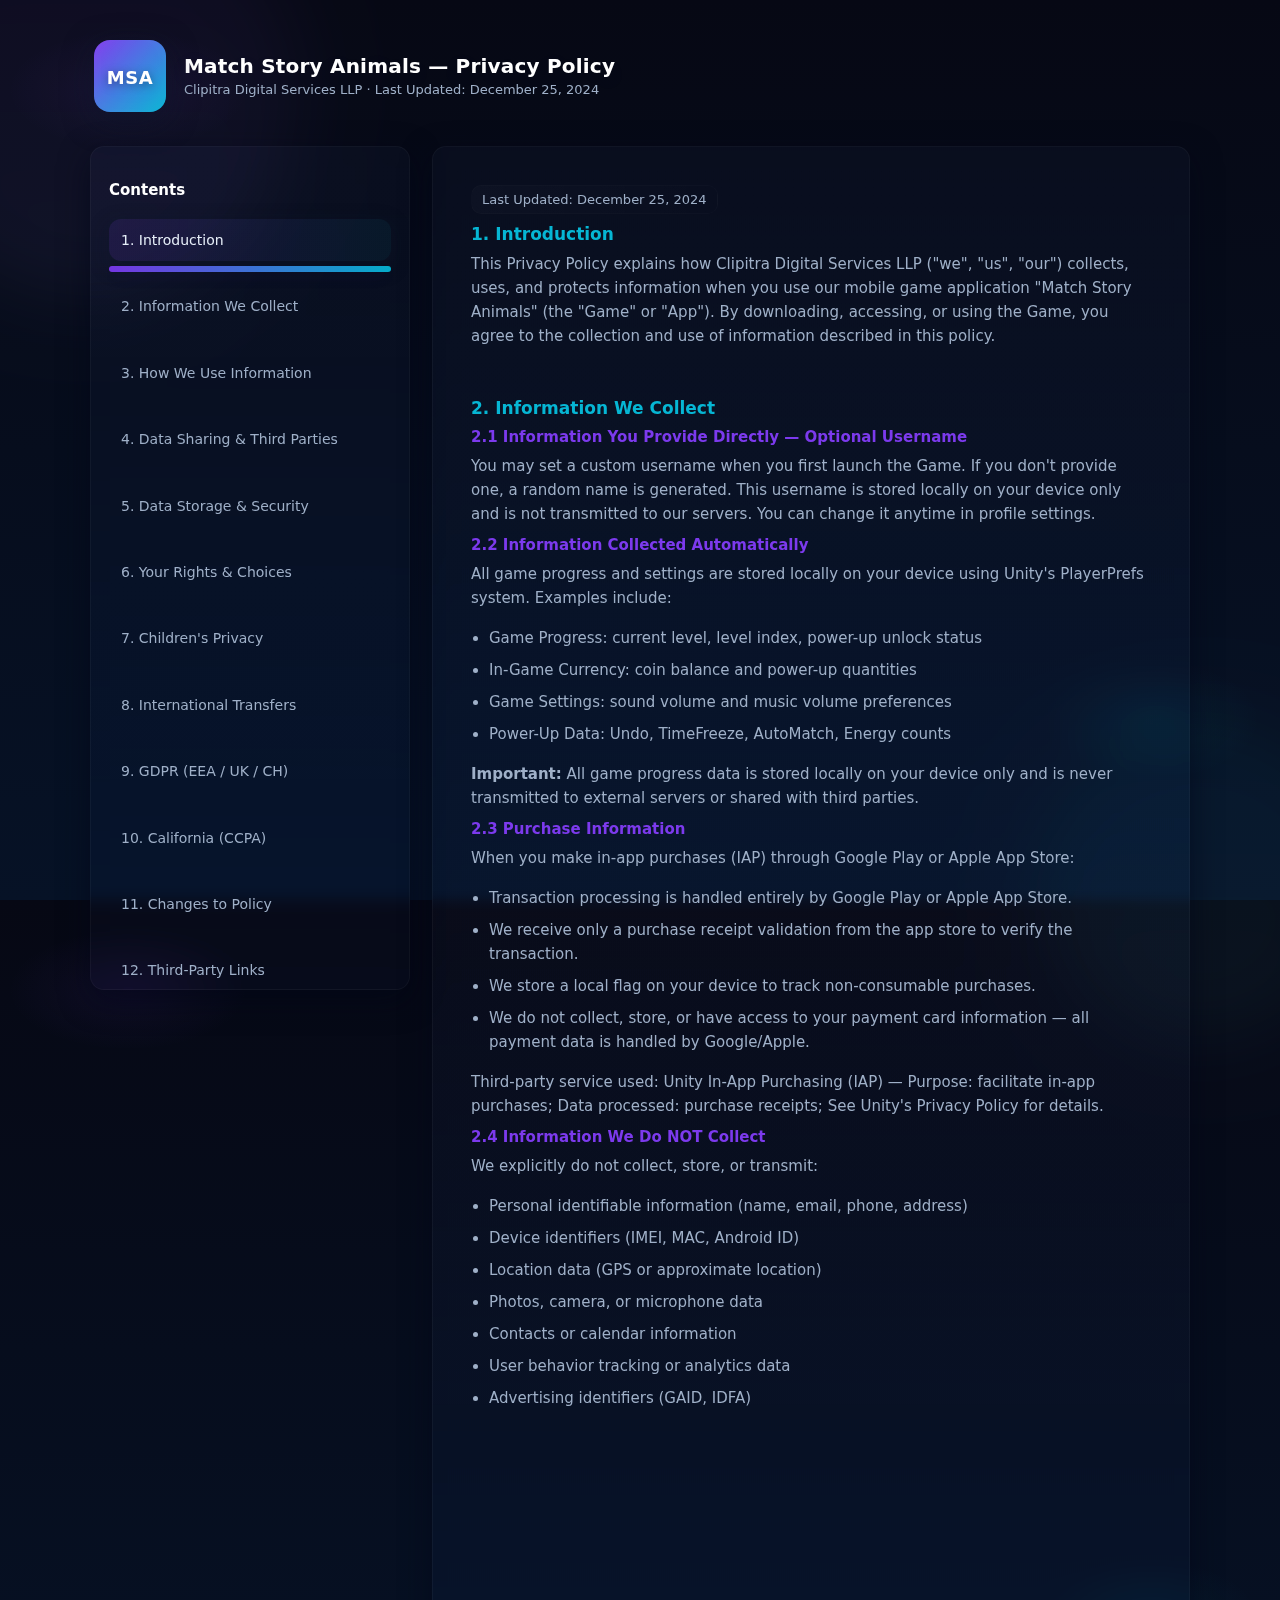
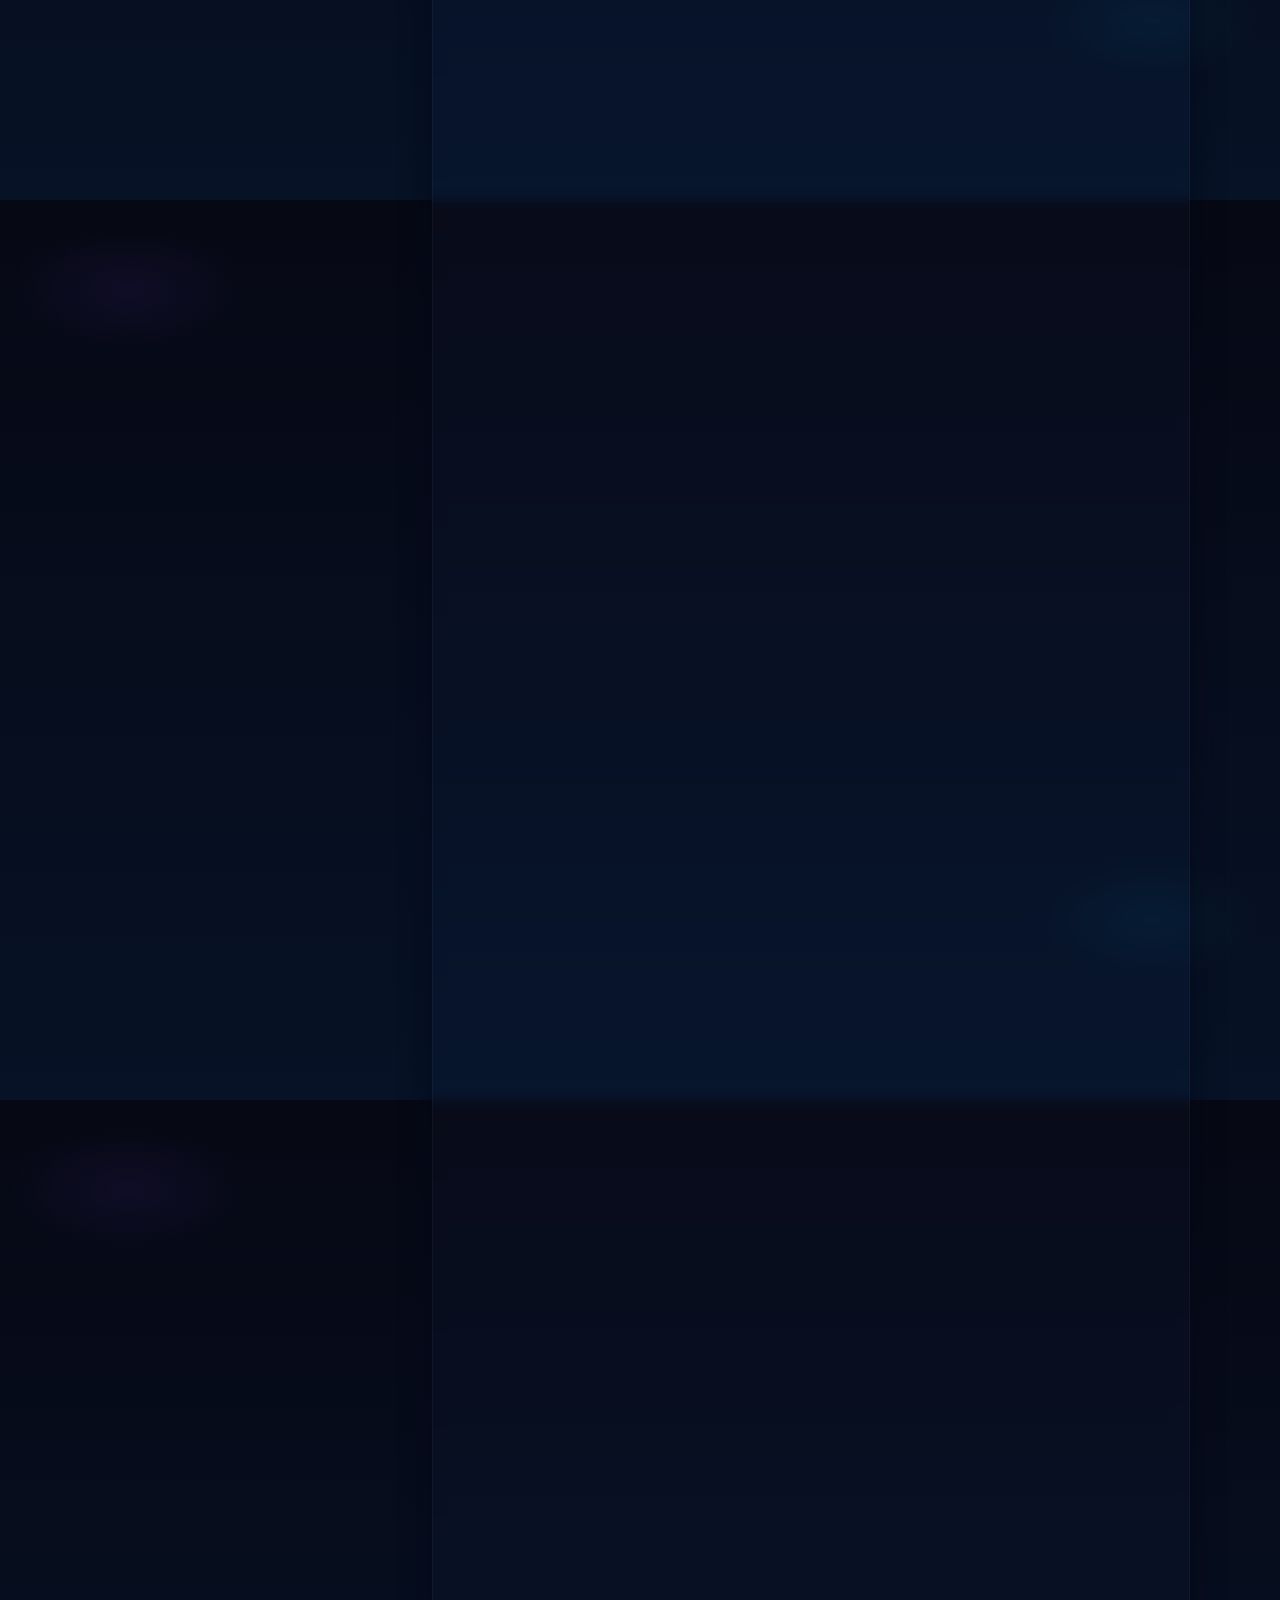
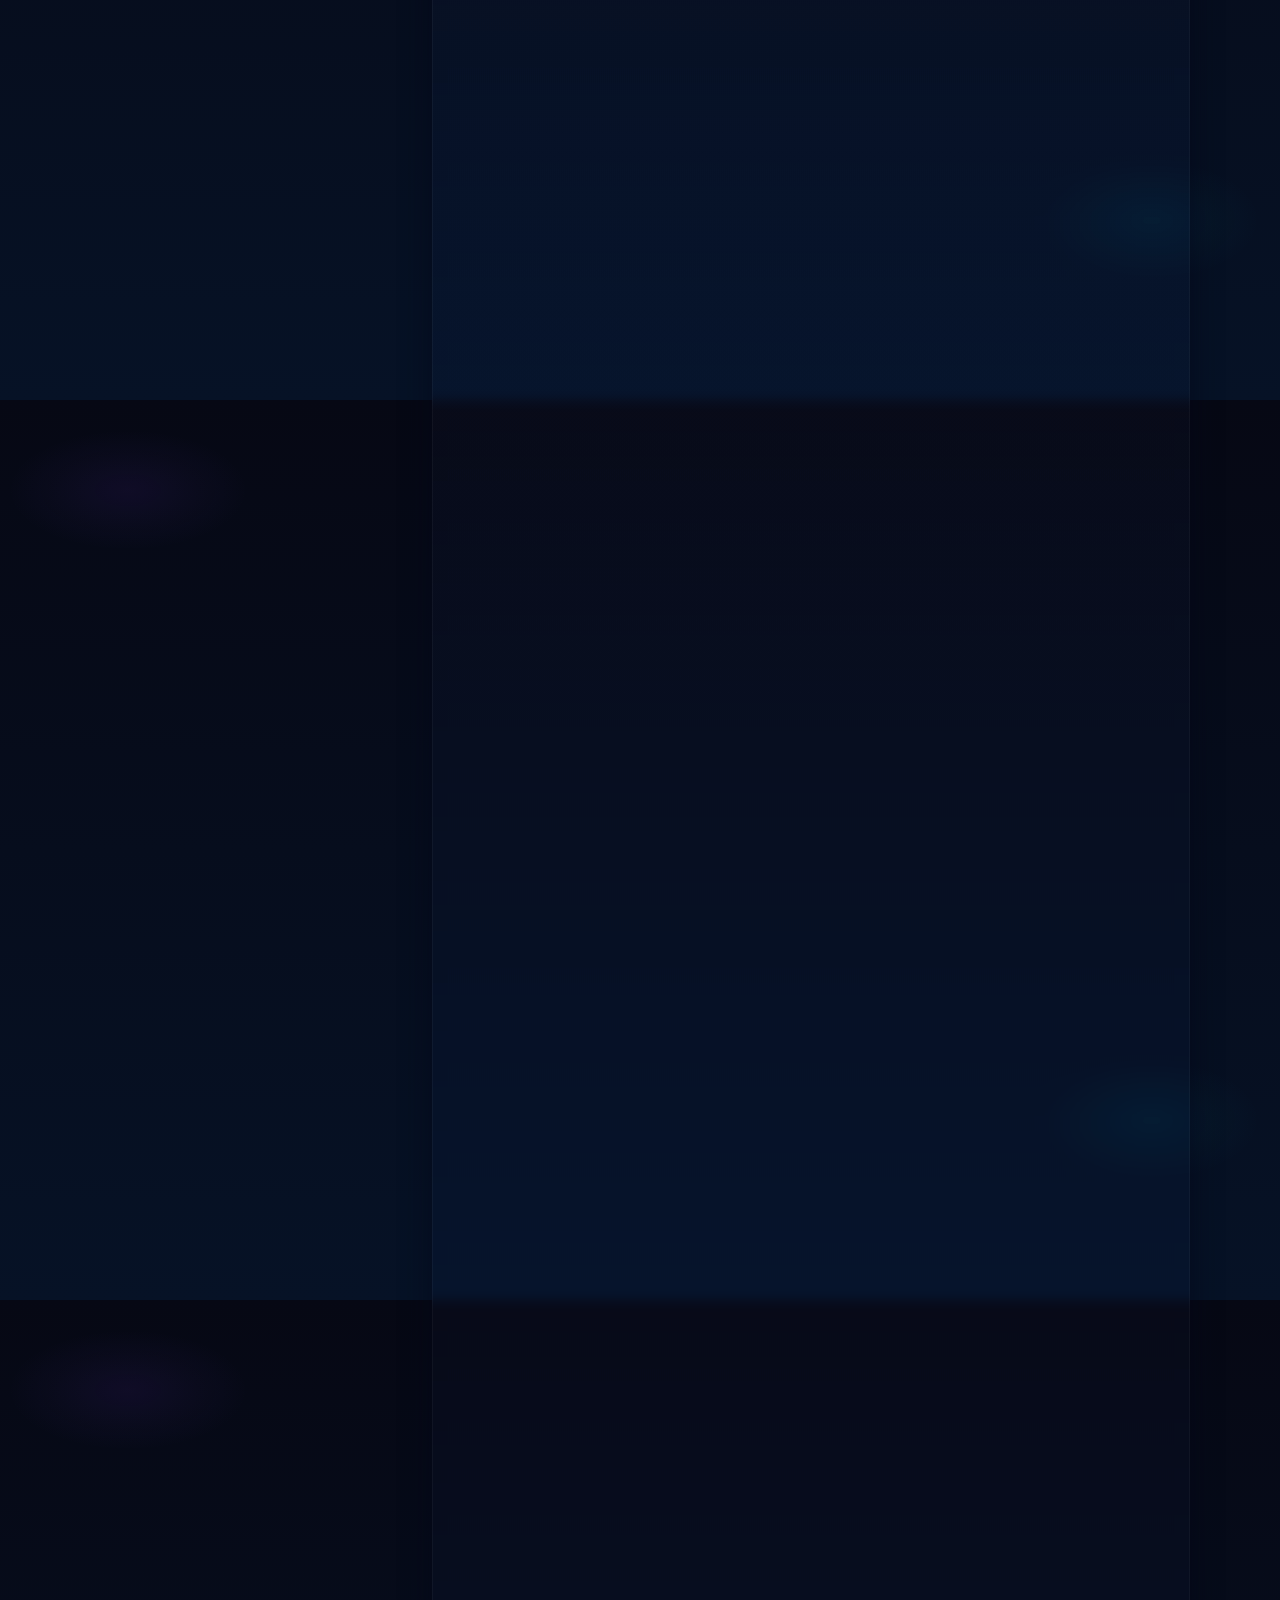
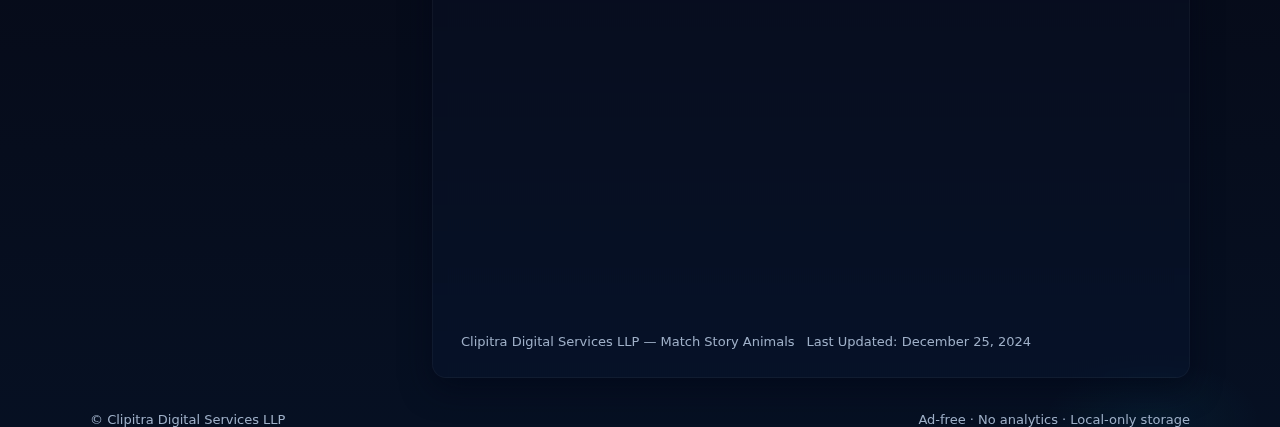
<file: Privacy-Policy.html>
<!doctype html>
<html lang="en">
<head>
  <meta charset="utf-8" />
  <meta name="viewport" content="width=device-width,initial-scale=1" />
  <title>Match Story Animals — Privacy Policy</title>
  <meta name="description" content="Privacy Policy for Match Story Animals by Clipitra Digital Services LLP. Last updated: December 25, 2024." />
  <style>
    :root{
      --bg-1: #060814;
      --bg-2: #061226;
      --card: rgba(255,255,255,0.03);
      --muted: #9fb0c8;
      --accent: #7c3aed;
      --accent-2: #06b6d4;
      --glass: rgba(255,255,255,0.035);
      --glass-2: rgba(255,255,255,0.02);
      --radius:14px;
      --max-width:1100px;
      --gap:22px;
      --text:#e6eef8;
      --heading:#ffffff;
      --shadow: 0 10px 30px rgba(2,6,23,0.6);
      --glass-border: rgba(255,255,255,0.04);
      --fade-duration: 520ms;
      font-family: Inter, ui-sans-serif, system-ui, -apple-system, "Segoe UI", Roboto, "Helvetica Neue", Arial;
    }

    /* reduce motion */
    @media (prefers-reduced-motion: reduce) {
      :root { --fade-duration: 1ms; }
      * { scroll-behavior: auto !important; }
    }

    *{box-sizing:border-box}
    html,body{height:100%}
    body{
      margin:0;
      color:var(--text);
      -webkit-font-smoothing:antialiased;
      -moz-osx-font-smoothing:grayscale;
      padding:34px 18px;
      display:flex;
      justify-content:center;
      align-items:flex-start;
      background: radial-gradient(1200px 600px at 10% 10%, rgba(124,58,237,0.08), transparent 10%),
                  radial-gradient(900px 500px at 90% 80%, rgba(6,182,212,0.06), transparent 12%),
                  linear-gradient(180deg, var(--bg-1) 0%, var(--bg-2) 100%);
      transition: background-color var(--fade-duration) ease;
    }

    .wrap{
      width:100%;
      max-width:var(--max-width);
      display:grid;
      grid-template-columns: 320px 1fr;
      gap:var(--gap);
      align-items:start;
      align-content:start;
      position:relative;
      transform:translateZ(0);
    }

    header.site {
      grid-column:1 / -1;
      display:flex;
      align-items:center;
      gap:18px;
      margin-bottom:6px;
      padding:6px 4px;
    }

    /* animated logo */
    .logo {
      width:72px;
      height:72px;
      border-radius:16px;
      background: linear-gradient(135deg, var(--accent), var(--accent-2));
      display:flex;
      align-items:center;
      justify-content:center;
      color:white;
      font-weight:700;
      box-shadow: 0 8px 30px rgba(12,20,40,0.6), inset 0 -6px 20px rgba(255,255,255,0.03);
      flex:0 0 72px;
      transform-origin: center;
      transition: transform 320ms cubic-bezier(.2,.9,.3,1), box-shadow 320ms ease;
      will-change: transform;
      position:relative;
      overflow:hidden;
    }
    .logo::after{
      content:"";
      position:absolute;
      inset:0;
      background: linear-gradient(120deg, rgba(255,255,255,0.06), rgba(255,255,255,0.01));
      mix-blend-mode: overlay;
      opacity:0.9;
    }
    .logo:hover{ transform: translateY(-6px) rotate(-4deg) scale(1.02); box-shadow: 0 18px 40px rgba(12,20,40,0.7); }

    .logo .letters{
      font-size:18px;
      letter-spacing:0.6px;
      transform:translateY(1px);
      text-shadow: 0 2px 10px rgba(0,0,0,0.4);
    }

    .title {
      display:flex;
      flex-direction:column;
      gap:6px;
      user-select:none;
    }
    .title h1{
      margin:0;
      color:var(--heading);
      font-size:20px;
      line-height:1;
      letter-spacing:0.2px;
      text-shadow: 0 6px 24px rgba(124,58,237,0.08);
      transform-origin:left center;
      transition: transform var(--fade-duration) ease, color var(--fade-duration) ease;
    }
    .title .meta{
      color:var(--muted);
      font-size:13px;
    }

    /* floating faint background shapes */
    .bg-shape {
      position:absolute;
      border-radius:50%;
      filter: blur(36px);
      opacity:0.06;
      pointer-events:none;
      mix-blend-mode: screen;
      transform: translate3d(0,0,0);
    }
    .bg-shape.shape-a{ width:420px; height:420px; left:-120px; top:-120px; background: linear-gradient(180deg,var(--accent), #a78bfa);}
    .bg-shape.shape-b{ width:320px; height:320px; right:-80px; bottom:-140px; background: linear-gradient(180deg,var(--accent-2), #67e8f9); opacity:0.045;}

    nav.toc {
      background: linear-gradient(180deg, rgba(255,255,255,0.02), rgba(255,255,255,0.01));
      border-radius:var(--radius);
      padding:18px;
      position:sticky;
      top:28px;
      height:calc(100vh - 56px);
      overflow:auto;
      box-shadow: var(--shadow);
      border: 1px solid var(--glass-border);
      backdrop-filter: blur(8px) saturate(120%);
    }
    nav.toc h2{
      margin:0 0 12px 0;
      font-size:15px;
      color:var(--heading);
    }
    nav.toc ul{
      margin:0;
      padding:0;
      list-style:none;
      display:flex;
      flex-direction:column;
      gap:8px;
    }
    nav.toc a{
      color:var(--muted);
      text-decoration:none;
      padding:10px 12px;
      border-radius:12px;
      display:block;
      font-size:14px;
      transition: background 220ms ease, color 220ms ease, transform 220ms ease;
      transform-origin:left center;
    }
    nav.toc a:hover,
    nav.toc a:focus{
      background: linear-gradient(90deg, rgba(255,255,255,0.02), rgba(255,255,255,0.01));
      color:var(--text);
      transform: translateX(6px);
    }
    nav.toc a.active {
      background: linear-gradient(90deg, rgba(124,58,237,0.12), rgba(6,182,212,0.06));
      color:var(--text);
      box-shadow: 0 6px 20px rgba(12,20,40,0.35);
    }

    .card {
      background: linear-gradient(180deg, rgba(255,255,255,0.02), rgba(255,255,255,0.01));
      padding:28px;
      border-radius:var(--radius);
      box-shadow: var(--shadow);
      color:var(--text);
      border: 1px solid var(--glass-border);
      backdrop-filter: blur(6px) saturate(120%);
      transition: transform var(--fade-duration) cubic-bezier(.2,.9,.3,1), box-shadow var(--fade-duration) ease;
    }

    main.policy {
      min-height:60vh;
      overflow:visible;
    }

    .section {
      margin-bottom:22px;
      opacity:0;
      transform: translateY(18px) scale(0.997);
      transition: opacity var(--fade-duration) ease, transform var(--fade-duration) cubic-bezier(.2,.9,.3,1);
      will-change: opacity, transform;
      border-radius:10px;
      padding:10px;
    }
    .section.visible {
      opacity:1;
      transform: translateY(0) scale(1);
    }
    .section h3{
      margin:0 0 8px 0;
      color:var(--accent-2);
      font-size:17px;
      display:flex;
      align-items:center;
      gap:10px;
    }
    .section h4{
      margin:10px 0 8px 0;
      color:var(--accent);
      font-size:15px;
    }
    p, li {
      color:var(--muted);
      line-height:1.6;
      margin:8px 0;
      font-size:15px;
    }
    ul{padding-left:18px}
    .badge {
      display:inline-block;
      padding:8px 12px;
      background:rgba(124,58,237,0.12);
      color:var(--accent);
      border-radius:999px;
      font-weight:600;
      font-size:13px;
    }
    .meta-row {
      display:flex;
      gap:12px;
      flex-wrap:wrap;
      margin-top:12px;
      align-items:center;
    }
    footer.sitefoot{
      grid-column: 1 / -1;
      margin-top:12px;
      display:flex;
      justify-content:space-between;
      align-items:center;
      color:var(--muted);
      font-size:13px;
    }

    /* improved table-of-contents micro-interaction (indicator) */
    nav.toc .indicator {
      position:sticky;
      top:28px;
      height:6px;
      background: linear-gradient(90deg,var(--accent),var(--accent-2));
      border-radius:6px;
      margin-bottom:10px;
      box-shadow: 0 6px 18px rgba(124,58,237,0.08);
      opacity:0.95;
    }

    /* small screens */
    @media (max-width:980px){
      .wrap{ grid-template-columns: 1fr; padding-bottom:40px }
      nav.toc{ position:relative; height:auto; order:2; display:block; margin-top:10px }
      .card{ order:1 }
      .logo{ width:56px; height:56px; flex:0 0 56px; border-radius:12px; }
      .title h1{ font-size:18px }
    }

    /* print */
    @media print {
      body{ background: #fff; color:#000; padding:0; }
      nav.toc, .logo, .bg-shape { display:none }
      .wrap{ max-width:100%; width:100% }
      .card { box-shadow:none; border-radius:0; padding:12px }
    }

    .small-note{ font-size:13px; color:var(--muted) }

    /* subtle section accent */ 
    .section .pill {
      display:inline-block;
      padding:6px 10px;
      background: linear-gradient(90deg, rgba(255,255,255,0.02), rgba(255,255,255,0.004));
      border: 1px solid rgba(255,255,255,0.02);
      color:var(--muted);
      border-radius:10px;
      font-size:13px;
      margin-bottom:10px;
    }

    /* focus outlines for accessibility */
    a:focus, button:focus {
      outline: 3px solid rgba(6,182,212,0.14);
      outline-offset:2px;
      border-radius:8px;
    }
  </style>
</head>
<body>
  <div class="bg-shape shape-a" aria-hidden="true"></div>
  <div class="bg-shape shape-b" aria-hidden="true"></div>

  <div class="wrap" role="main" aria-labelledby="policy-title">
    <header class="site">
      <div class="logo" aria-hidden="true" title="Match Story Animals">
        <div class="letters" aria-hidden="true">MSA</div>
      </div>
      <div class="title">
        <h1 id="policy-title">Match Story Animals — Privacy Policy</h1>
        <div class="meta">Clipitra Digital Services LLP · Last Updated: December 25, 2024</div>
      </div>
    </header>

    <nav class="toc card" aria-label="Table of contents">
      <div class="indicator" aria-hidden="true"></div>
      <h2>Contents</h2>
      <ul>
        <li><a href="#introduction" class="anchor">1. Introduction</a></li>
        <li><a href="#information-we-collect" class="anchor">2. Information We Collect</a></li>
        <li><a href="#how-we-use" class="anchor">3. How We Use Information</a></li>
        <li><a href="#data-sharing" class="anchor">4. Data Sharing & Third Parties</a></li>
        <li><a href="#storage-security" class="anchor">5. Data Storage & Security</a></li>
        <li><a href="#rights-choices" class="anchor">6. Your Rights & Choices</a></li>
        <li><a href="#children" class="anchor">7. Children's Privacy</a></li>
        <li><a href="#transfers" class="anchor">8. International Transfers</a></li>
        <li><a href="#gdpr" class="anchor">9. GDPR (EEA / UK / CH)</a></li>
        <li><a href="#ccpa" class="anchor">10. California (CCPA)</a></li>
        <li><a href="#changes" class="anchor">11. Changes to Policy</a></li>
        <li><a href="#links" class="anchor">12. Third-Party Links</a></li>
        <li><a href="#breach" class="anchor">13. Data Breach</a></li>
        <li><a href="#contact" class="anchor">14. Contact</a></li>
        <li><a href="#permissions" class="anchor">15. Permissions Used</a></li>
      </ul>
    </nav>

    <main class="card policy" id="policy" tabindex="-1">
      <section id="introduction" class="section">
        <div class="pill">Last Updated: December 25, 2024</div>
        <h3>1. Introduction</h3>
        <p>This Privacy Policy explains how Clipitra Digital Services LLP ("we", "us", "our") collects, uses, and protects information when you use our mobile game application "Match Story Animals" (the "Game" or "App"). By downloading, accessing, or using the Game, you agree to the collection and use of information described in this policy.</p>
      </section>

      <section id="information-we-collect" class="section">
        <h3>2. Information We Collect</h3>

        <h4>2.1 Information You Provide Directly — Optional Username</h4>
        <p>You may set a custom username when you first launch the Game. If you don't provide one, a random name is generated. This username is stored locally on your device only and is not transmitted to our servers. You can change it anytime in profile settings.</p>

        <h4>2.2 Information Collected Automatically</h4>
        <p>All game progress and settings are stored locally on your device using Unity's PlayerPrefs system. Examples include:</p>
        <ul>
          <li>Game Progress: current level, level index, power-up unlock status</li>
          <li>In-Game Currency: coin balance and power-up quantities</li>
          <li>Game Settings: sound volume and music volume preferences</li>
          <li>Power-Up Data: Undo, TimeFreeze, AutoMatch, Energy counts</li>
        </ul>
        <p><strong>Important:</strong> All game progress data is stored locally on your device only and is never transmitted to external servers or shared with third parties.</p>

        <h4>2.3 Purchase Information</h4>
        <p>When you make in-app purchases (IAP) through Google Play or Apple App Store:</p>
        <ul>
          <li>Transaction processing is handled entirely by Google Play or Apple App Store.</li>
          <li>We receive only a purchase receipt validation from the app store to verify the transaction.</li>
          <li>We store a local flag on your device to track non-consumable purchases.</li>
          <li>We do not collect, store, or have access to your payment card information — all payment data is handled by Google/Apple.</li>
        </ul>
        <p>Third-party service used: Unity In-App Purchasing (IAP) — Purpose: facilitate in-app purchases; Data processed: purchase receipts; See Unity's Privacy Policy for details.</p>

        <h4>2.4 Information We Do NOT Collect</h4>
        <p>We explicitly do not collect, store, or transmit:</p>
        <ul>
          <li>Personal identifiable information (name, email, phone, address)</li>
          <li>Device identifiers (IMEI, MAC, Android ID)</li>
          <li>Location data (GPS or approximate location)</li>
          <li>Photos, camera, or microphone data</li>
          <li>Contacts or calendar information</li>
          <li>User behavior tracking or analytics data</li>
          <li>Advertising identifiers (GAID, IDFA)</li>
        </ul>
      </section>

      <section id="how-we-use" class="section">
        <h3>3. How We Use Information</h3>
        <p>The data we store locally on your device is used only to:</p>
        <ul>
          <li>Provide game functionality (save progress between sessions, track power-ups, maintain coin balance, store volume preferences, remember username).</li>
          <li>Process In-App Purchases — verify receipt validity, grant purchased items, and prevent duplicate non-consumable purchases.</li>
          <li>We do not use any data for advertising or marketing. The Game is ad-free and we do not track users for marketing.</li>
        </ul>
      </section>

      <section id="data-sharing" class="section">
        <h3>4. Data Sharing and Third-Party Services</h3>

        <h4>4.1 Third-Party Services Used</h4>
        <ul>
          <li><strong>Unity Engine</strong> — Purpose: game development platform. No personal data is shared; Unity runs locally on the device.</li>
          <li><strong>Unity In-App Purchasing (IAP)</strong> — Purpose: process purchases. Data shared limited to purchase receipt validation handled by Google/Apple.</li>
          <li><strong>Google Play Store / Apple App Store</strong> — Purpose: app distribution and payment processing; transactions handled by the stores and subject to their privacy policies.</li>
        </ul>

        <h4>4.2 No Data Selling or Advertising Networks</h4>
        <p>We do not sell, rent, or trade your information. We do not share data with advertising networks, use analytics/tracking services, or share data with data brokers or marketers.</p>

        <h4>4.3 Legal Requirements</h4>
        <p>We may disclose information if required by law or valid public authority requests (e.g., court orders). Given the minimal data we collect and local-only storage, such disclosures are unlikely.</p>
      </section>

      <section id="storage-security" class="section">
        <h3>5. Data Storage and Security</h3>

        <h4>5.1 Local Storage Only</h4>
        <p>All game data is stored locally using Unity PlayerPrefs (a local key-value store). Storage location is your device's internal private app storage and is accessible only by the Game app.</p>

        <h4>5.2 Security Measures</h4>
        <ul>
          <li>App sandboxing on Android/iOS prevents other apps from accessing game data.</li>
          <li>No network transmission of game progress data — it stays on device.</li>
          <li>Secure receipt validation uses Google Play/App Store mechanisms.</li>
          <li>Regular updates to the Game address security vulnerabilities.</li>
        </ul>

        <h4>5.3 Data Retention</h4>
        <p>Local game data is retained on your device until you uninstall the app or clear app data. Purchase history is maintained by Google Play/App Store per their policies. We do not maintain any user data on our servers.</p>
      </section>

      <section id="rights-choices" class="section">
        <h3>6. Your Rights and Choices</h3>

        <h4>6.1 Access and Deletion</h4>
        <p>All your game data is stored locally. You can view username, level progress, and coin balance within the Game.</p>
        <p>To delete all game data:</p>
        <ul>
          <li>On Android: Settings &gt; Apps &gt; Match Story Animals &gt; Storage &gt; Clear Data</li>
          <li>On iOS: Uninstall the app (removes local data)</li>
        </ul>
        <p>Important: Because we do not store backups, deleted progress cannot be recovered.</p>

        <h4>6.2 Purchase Information</h4>
        <p>Purchase history is maintained by the app stores. We only keep a local flag for non-consumable purchases; to manage purchase details, use your Google/Apple account settings.</p>

        <h4>6.3 Username Changes</h4>
        <p>You can change your username anytime in the profile/settings panel in the Game.</p>
      </section>

      <section id="children" class="section">
        <h3>7. Children's Privacy (COPPA & Age-Appropriate Design)</h3>

        <h4>7.1 Age Requirements</h4>
        <p>The Game is family-friendly and suitable for all ages, including children under 13.</p>

        <h4>7.2 COPPA Compliance</h4>
        <p>We comply with COPPA. We do not knowingly collect personal information from children under 13. The optional username is stored locally only, and no persistent identifiers or behavioral advertising are used.</p>

        <h4>7.3 Parental Rights</h4>
        <p>Parents/guardians can delete local data by clearing app data or uninstalling and can contact us with privacy concerns (see Contact section).</p>
      </section>

      <section id="transfers" class="section">
        <h3>8. International Data Transfers</h3>
        <p>Since all game data is stored locally and not transmitted to external servers, no international data transfers occur. Receipt validation for IAP uses Google/Apple infrastructure and is subject to their policies.</p>
      </section>

      <section id="gdpr" class="section">
        <h3>9. GDPR Compliance (EU/EEA, UK, Switzerland)</h3>

        <h4>9.1 Legal Basis for Processing</h4>
        <p>Local game data processing is based on legitimate interests (providing game functionality) and contract performance (fulfilling purchases).</p>

        <h4>9.2 Your GDPR Rights</h4>
        <p>You have the right to access, rectify, erase (by clearing/uninstalling), and object to processing (by uninstalling). Data portability is not applicable because we do not store data on servers.</p>

        <h4>9.3 No Automated Decision-Making</h4>
        <p>We do not use profiling or automated decision-making that produces legal effects.</p>
      </section>

      <section id="ccpa" class="section">
        <h3>10. California Privacy Rights (CCPA)</h3>

        <h4>10.1 Information We Collect</h4>
        <p>See Section 2 — we collect only minimal locally-stored game data.</p>

        <h4>10.2 Your CCPA Rights</h4>
        <ul>
          <li>Know what data is collected (Section 2)</li>
          <li>Delete: clear app storage</li>
          <li>Opt-Out of Sale: not applicable — we do not sell personal information</li>
          <li>Non-Discrimination: we do not discriminate for exercising privacy rights</li>
        </ul>

        <h4>10.3 Do Not Sell My Personal Information</h4>
        <p>We do not sell personal information and have never sold personal information.</p>
      </section>

      <section id="changes" class="section">
        <h3>11. Changes to This Privacy Policy</h3>
        <p>We may update this policy to reflect changes in data practices, legal requirements, or new features. Material changes will be communicated via an in-app notice or app update description. The "Last Updated" date at the top will be revised. Continued use after changes means you accept the updated policy.</p>
      </section>

      <section id="links" class="section">
        <h3>12. Third-Party Links</h3>
        <p>The Game does not contain links to third-party websites or services. App store interactions are subject to Google Play and Apple App Store privacy policies when you access them.</p>
      </section>

      <section id="breach" class="section">
        <h3>13. Data Breach Notification</h3>
        <p>In the unlikely event of a data breach affecting your information, we will notify affected users as required by law. Given that data is stored locally and no servers are maintained, breach risk from our side is minimal.</p>
      </section>

      <section id="contact" class="section">
        <h3>14. Contact Us</h3>
        <p>If you have questions, concerns, or requests regarding this Privacy Policy or our data practices, contact us at:</p>
        <p><strong>Email:</strong> <a href="mailto:help.clipitradigitalservices@gmail.com">help.clipitradigitalservices@gmail.com</a></p>
      </section>

      <section id="permissions" class="section">
        <h3>15. Permissions Used</h3>

        <h4>15.1 Android Permissions</h4>
        <p><strong>INTERNET Permission:</strong> Required by Unity IAP to validate purchase receipts with Google Play. Usage is limited to purchase verification; no other network activity for game telemetry or analytics occurs.</p>
        <p>No other permissions are required by the Game.</p>
      </section>

      <div class="meta-row">
        <div class="small-note">Clipitra Digital Services LLP — Match Story Animals</div>
        <div class="small-note">Last Updated: December 25, 2024</div>
      </div>
    </main>

    <footer class="sitefoot">
      <div>© Clipitra Digital Services LLP</div>
      <div class="small-note">Ad-free · No analytics · Local-only storage</div>
    </footer>
  </div>

  <script>
    // Smooth scroll for in-page navigation and focus management for accessibility
    document.querySelectorAll('nav.toc a.anchor').forEach(a => {
      a.addEventListener('click', (e) => {
        e.preventDefault();
        const id = a.getAttribute('href').slice(1);
        const target = document.getElementById(id);
        if (target) {
          // smooth scroll
          target.scrollIntoView({ behavior: 'smooth', block: 'start' });
          // Move focus for keyboard users
          target.setAttribute('tabindex', '-1');
          target.focus({preventScroll:true});
          window.setTimeout(()=> target.removeAttribute('tabindex'), 2000);
        }
      });
    });

    // IntersectionObserver to reveal sections with animation and update TOC active state
    const sections = Array.from(document.querySelectorAll('main.policy .section'));
    const tocLinks = Array.from(document.querySelectorAll('nav.toc a.anchor'));
    const indicator = document.querySelector('nav.toc .indicator');

    // Create a map of id -> link for quick lookup
    const linkById = {};
    tocLinks.forEach(l => {
      const href = l.getAttribute('href') || '';
      linkById[href.replace('#','')] = l;
    });

    // Reveal observer
    const revealObs = new IntersectionObserver((entries) => {
      entries.forEach(entry => {
        if (entry.isIntersecting) entry.target.classList.add('visible');
      });
    }, { threshold: 0.12 });

    sections.forEach(s => revealObs.observe(s));

    // Active TOC observer for highlighting and moving the indicator
    const activeObs = new IntersectionObserver((entries) => {
      // choose the most visible section
      const visible = entries.filter(e => e.isIntersecting).sort((a,b) => b.intersectionRatio - a.intersectionRatio);
      if (visible.length > 0) {
        const id = visible[0].target.id;
        setActiveLink(id);
      }
    }, { root: null, threshold: new Array(20).fill(0).map((v,i)=> (i+1)/20) });

    sections.forEach(s => activeObs.observe(s));

    function setActiveLink(id) {
      tocLinks.forEach(l => l.classList.remove('active'));
      const link = linkById[id];
      if (link) {
        link.classList.add('active');
        // animate indicator to match link position (desktop only)
        if (indicator) {
          const rect = link.getBoundingClientRect();
          const tocRect = indicator.parentElement.getBoundingClientRect();
          const relativeTop = rect.top - tocRect.top;
          indicator.style.transform = `translateY(${relativeTop}px)`;
          indicator.style.transition = 'transform 360ms cubic-bezier(.2,.9,.3,1)';
          indicator.style.width = Math.max(64, rect.width) + 'px';
        }
      }
    }

    // initial active link
    window.addEventListener('load', () => {
      // reveal those in view
      sections.forEach(s => {
        const rect = s.getBoundingClientRect();
        if (rect.top < window.innerHeight - 120) s.classList.add('visible');
      });
      // set the first active section
      const inView = sections.find(s => s.classList.contains('visible'));
      if (inView) setActiveLink(inView.id);
    });

    // subtle parallax on background shapes based on mouse (reduced motion considered)
    if (!window.matchMedia('(prefers-reduced-motion: reduce)').matches) {
      const shapeA = document.querySelector('.bg-shape.shape-a');
      const shapeB = document.querySelector('.bg-shape.shape-b');
      let w = window.innerWidth, h = window.innerHeight;
      window.addEventListener('mousemove', (e) => {
        const nx = (e.clientX - w/2)/w;
        const ny = (e.clientY - h/2)/h;
        if (shapeA) shapeA.style.transform = `translate3d(${nx * 18}px, ${ny * 18}px, 0) rotate(${nx * 6}deg)`;
        if (shapeB) shapeB.style.transform = `translate3d(${nx * -26}px, ${ny * -18}px, 0) rotate(${ny * 6}deg)`;
      });
      window.addEventListener('resize', () => { w = window.innerWidth; h = window.innerHeight; });
    }

    // small enhancement: keyboard accessible jump to top via logo
    document.querySelector('.logo').addEventListener('click', () => {
      window.scrollTo({ top: 0, behavior: 'smooth' });
      document.getElementById('policy-title').focus();
    });

    // Respect reduced motion for animations
    if (window.matchMedia('(prefers-reduced-motion: reduce)').matches) {
      document.querySelectorAll('.section').forEach(s => {
        s.style.transition = 'none';
        s.classList.add('visible');
      });
      if (indicator) indicator.style.display = 'none';
    }
  </script>
</body>
</html>
</file>
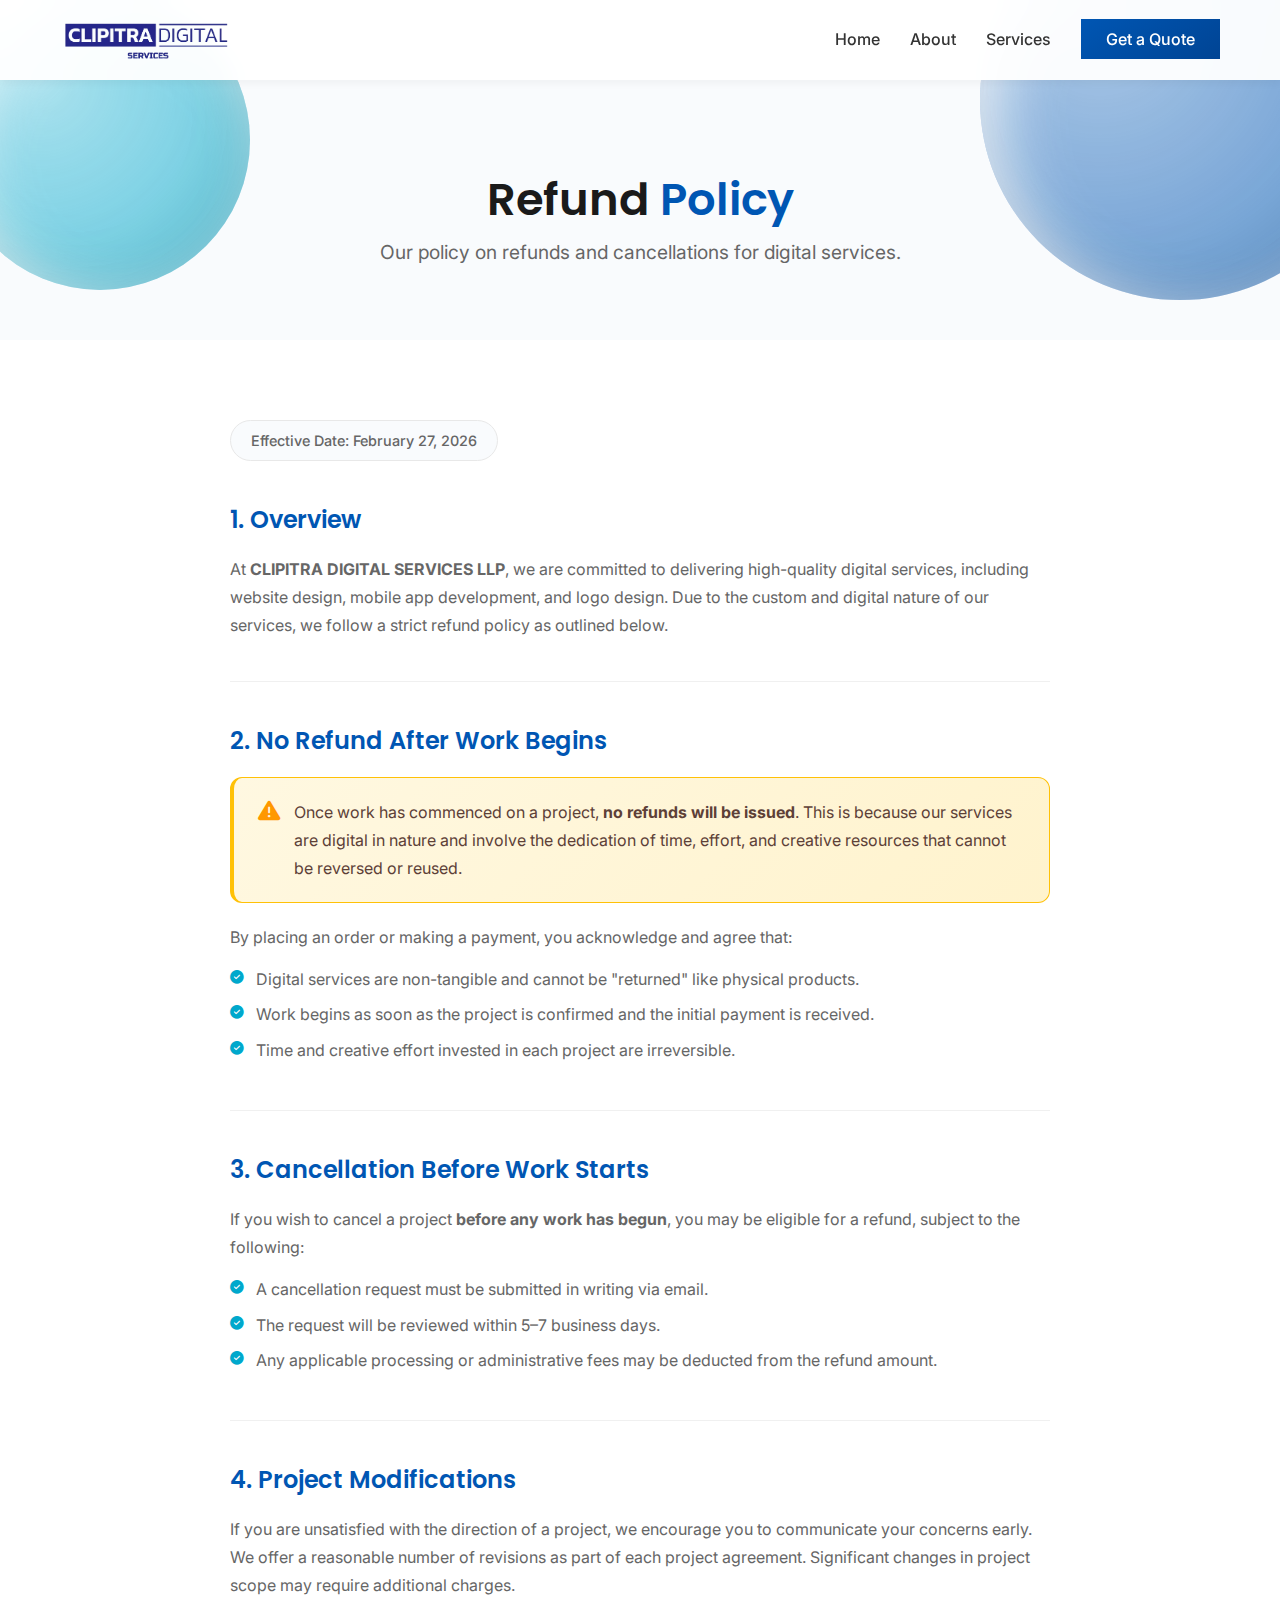
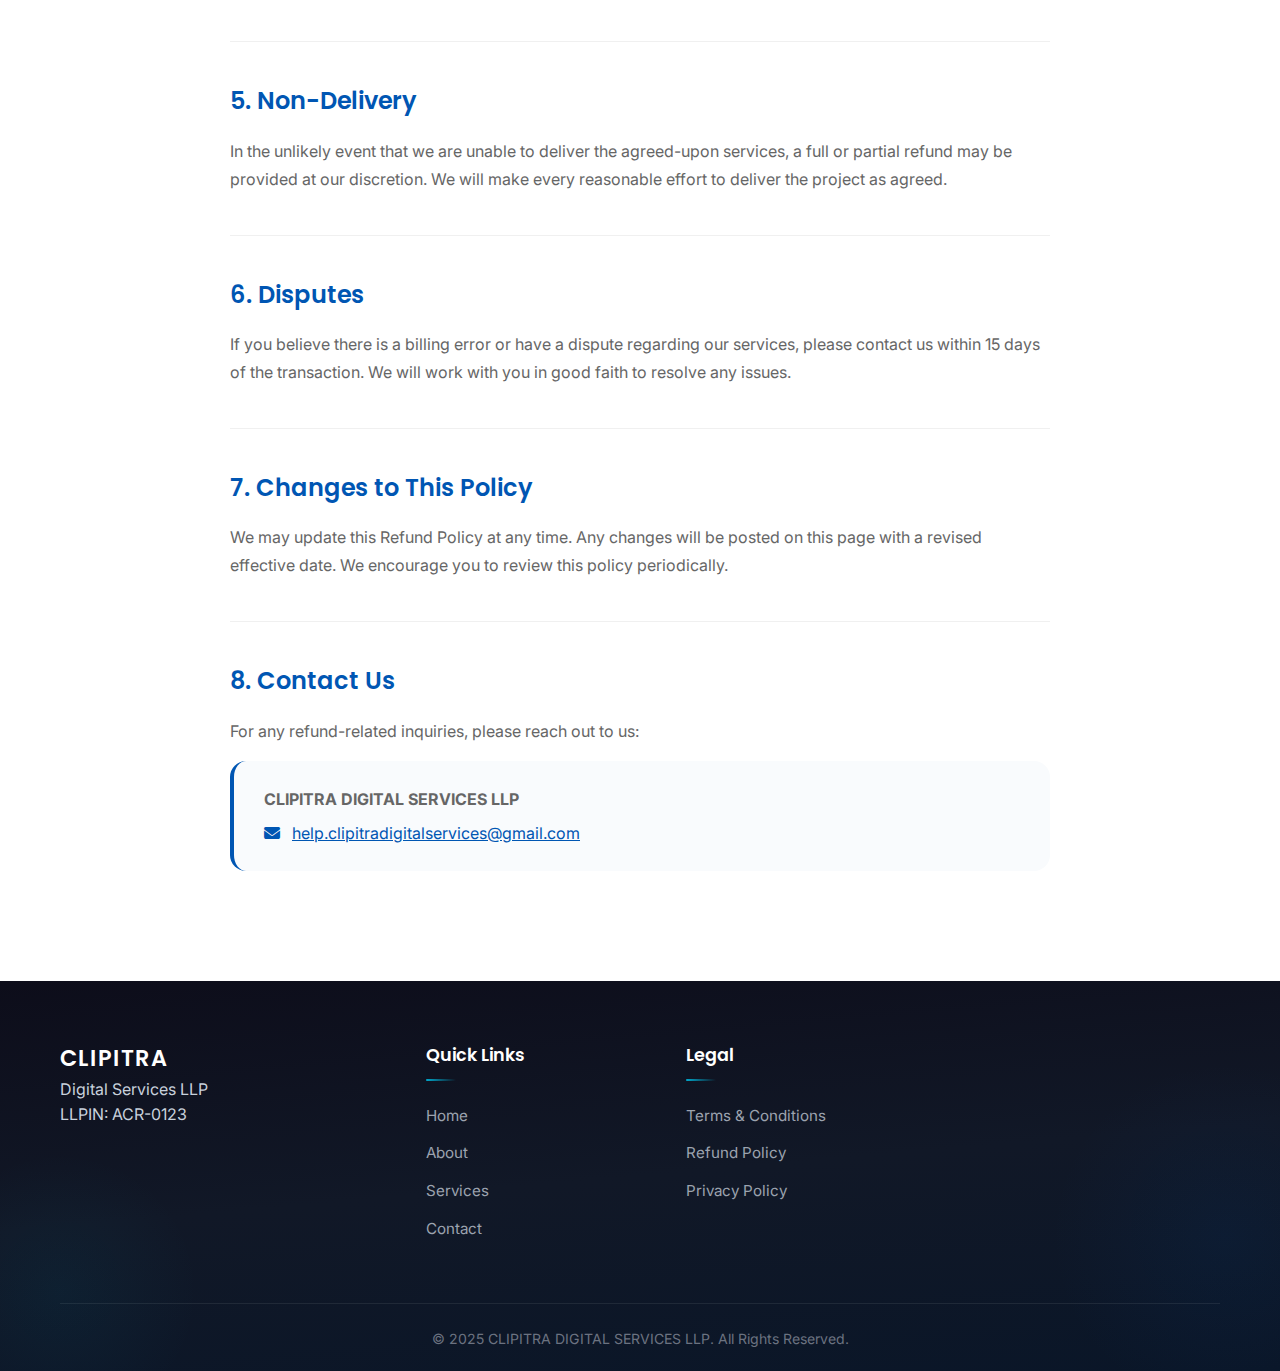
<file: refund-policy.html>
<!DOCTYPE html>
<html lang="en">

<head>
    <meta charset="UTF-8">
    <meta name="viewport" content="width=device-width, initial-scale=1.0">
    <title>Refund Policy - Clipitra Digital Services LLP</title>
    <meta name="description"
        content="Refund Policy for Clipitra Digital Services LLP. Understand our refund and cancellation terms for digital services.">

    <!-- Open Graph -->
    <meta property="og:title" content="Refund Policy - Clipitra Digital Services LLP">
    <meta property="og:description"
        content="Refund Policy for Clipitra Digital Services LLP.">
    <meta property="og:type" content="website">
    <meta property="og:image" content="logo.png">

    <!-- Google Fonts -->
    <link rel="preconnect" href="https://fonts.googleapis.com">
    <link rel="preconnect" href="https://fonts.gstatic.com" crossorigin>
    <link
        href="https://fonts.googleapis.com/css2?family=Inter:wght@300;400;500;600;700&family=Poppins:wght@400;500;600;700&display=swap"
        rel="stylesheet">

    <!-- Font Awesome -->
    <link rel="stylesheet" href="https://cdnjs.cloudflare.com/ajax/libs/font-awesome/6.4.0/css/all.min.css">

    <link rel="icon" href="logo.png" type="image/png">
    <!-- Custom CSS -->
    <link rel="stylesheet" href="style.css">
</head>

<body>

    <!-- Navigation -->
    <nav class="navbar" aria-label="Main navigation">
        <div class="container">
            <a href="index.html" class="logo" aria-label="Clipitra Digital Services - Home">
                <img src="logo.png" alt="Clipitra Digital Services" class="logo-img" loading="lazy">
            </a>
            <div class="menu-toggle" id="mobile-menu" aria-label="Toggle mobile menu" role="button" tabindex="0">
                <span class="bar"></span>
                <span class="bar"></span>
                <span class="bar"></span>
            </div>
            <ul class="nav-menu">
                <li><a href="index.html#home" class="nav-link">Home</a></li>
                <li><a href="index.html#about" class="nav-link">About</a></li>
                <li><a href="index.html#services" class="nav-link">Services</a></li>
                <li><a href="index.html#contact" class="nav-link btn-primary">Get a Quote</a></li>
            </ul>
        </div>
    </nav>

    <!-- Page Header -->
    <section class="legal-hero">
        <div class="hero-bg-shapes">
            <div class="shape shape-1"></div>
            <div class="shape shape-2"></div>
        </div>
        <div class="container hero-content">
            <h1 class="hero-title">Refund <span class="highlight">Policy</span></h1>
            <p class="hero-subtitle">Our policy on refunds and cancellations for digital services.</p>
        </div>
    </section>

    <!-- Legal Content -->
    <section class="section legal-content">
        <div class="container legal-container">
            <p class="legal-effective-date">Effective Date: February 27, 2026</p>

            <div class="legal-section">
                <h2>1. Overview</h2>
                <p>At <strong>CLIPITRA DIGITAL SERVICES LLP</strong>, we are committed to delivering high-quality digital services, including website design, mobile app development, and logo design. Due to the custom and digital nature of our services, we follow a strict refund policy as outlined below.</p>
            </div>

            <div class="legal-section">
                <h2>2. No Refund After Work Begins</h2>
                <div class="legal-highlight-box">
                    <i class="fas fa-exclamation-triangle"></i>
                    <p>Once work has commenced on a project, <strong>no refunds will be issued</strong>. This is because our services are digital in nature and involve the dedication of time, effort, and creative resources that cannot be reversed or reused.</p>
                </div>
                <p>By placing an order or making a payment, you acknowledge and agree that:</p>
                <ul>
                    <li><i class="fas fa-check-circle"></i> Digital services are non-tangible and cannot be "returned" like physical products.</li>
                    <li><i class="fas fa-check-circle"></i> Work begins as soon as the project is confirmed and the initial payment is received.</li>
                    <li><i class="fas fa-check-circle"></i> Time and creative effort invested in each project are irreversible.</li>
                </ul>
            </div>

            <div class="legal-section">
                <h2>3. Cancellation Before Work Starts</h2>
                <p>If you wish to cancel a project <strong>before any work has begun</strong>, you may be eligible for a refund, subject to the following:</p>
                <ul>
                    <li><i class="fas fa-check-circle"></i> A cancellation request must be submitted in writing via email.</li>
                    <li><i class="fas fa-check-circle"></i> The request will be reviewed within 5–7 business days.</li>
                    <li><i class="fas fa-check-circle"></i> Any applicable processing or administrative fees may be deducted from the refund amount.</li>
                </ul>
            </div>

            <div class="legal-section">
                <h2>4. Project Modifications</h2>
                <p>If you are unsatisfied with the direction of a project, we encourage you to communicate your concerns early. We offer a reasonable number of revisions as part of each project agreement. Significant changes in project scope may require additional charges.</p>
            </div>

            <div class="legal-section">
                <h2>5. Non-Delivery</h2>
                <p>In the unlikely event that we are unable to deliver the agreed-upon services, a full or partial refund may be provided at our discretion. We will make every reasonable effort to deliver the project as agreed.</p>
            </div>

            <div class="legal-section">
                <h2>6. Disputes</h2>
                <p>If you believe there is a billing error or have a dispute regarding our services, please contact us within 15 days of the transaction. We will work with you in good faith to resolve any issues.</p>
            </div>

            <div class="legal-section">
                <h2>7. Changes to This Policy</h2>
                <p>We may update this Refund Policy at any time. Any changes will be posted on this page with a revised effective date. We encourage you to review this policy periodically.</p>
            </div>

            <div class="legal-section">
                <h2>8. Contact Us</h2>
                <p>For any refund-related inquiries, please reach out to us:</p>
                <div class="legal-contact-box">
                    <p><strong>CLIPITRA DIGITAL SERVICES LLP</strong></p>
                    <p><i class="fas fa-envelope"></i> <a href="mailto:help.clipitradigitalservices@gmail.com">help.clipitradigitalservices@gmail.com</a></p>
                </div>
            </div>

        </div>
    </section>

    <!-- Footer -->
    <footer class="footer">
        <div class="container">
            <div class="footer-content">
                <div class="footer-brand">
                    <h3>CLIPITRA</h3>
                    <p>Digital Services LLP</p>
                    <p class="llpin">LLPIN: ACR-0123</p>
                </div>
                <div class="footer-links">
                    <h4>Quick Links</h4>
                    <ul>
                        <li><a href="index.html#home">Home</a></li>
                        <li><a href="index.html#about">About</a></li>
                        <li><a href="index.html#services">Services</a></li>
                        <li><a href="index.html#contact">Contact</a></li>
                    </ul>
                </div>
                <div class="footer-links">
                    <h4>Legal</h4>
                    <ul>
                        <li><a href="terms.html">Terms & Conditions</a></li>
                        <li><a href="refund-policy.html">Refund Policy</a></li>
                        <li><a href="privacy-policy.html">Privacy Policy</a></li>
                    </ul>
                </div>
            </div>
            <div class="footer-bottom">
                <p>&copy; 2025 CLIPITRA DIGITAL SERVICES LLP. All Rights Reserved.</p>
            </div>
        </div>
    </footer>

    <!-- Scroll to Top Button -->
    <button class="scroll-to-top" id="scrollToTop" aria-label="Scroll to top">
        <i class="fas fa-arrow-up"></i>
    </button>

    <script src="script.js"></script>
</body>

</html>
</file>
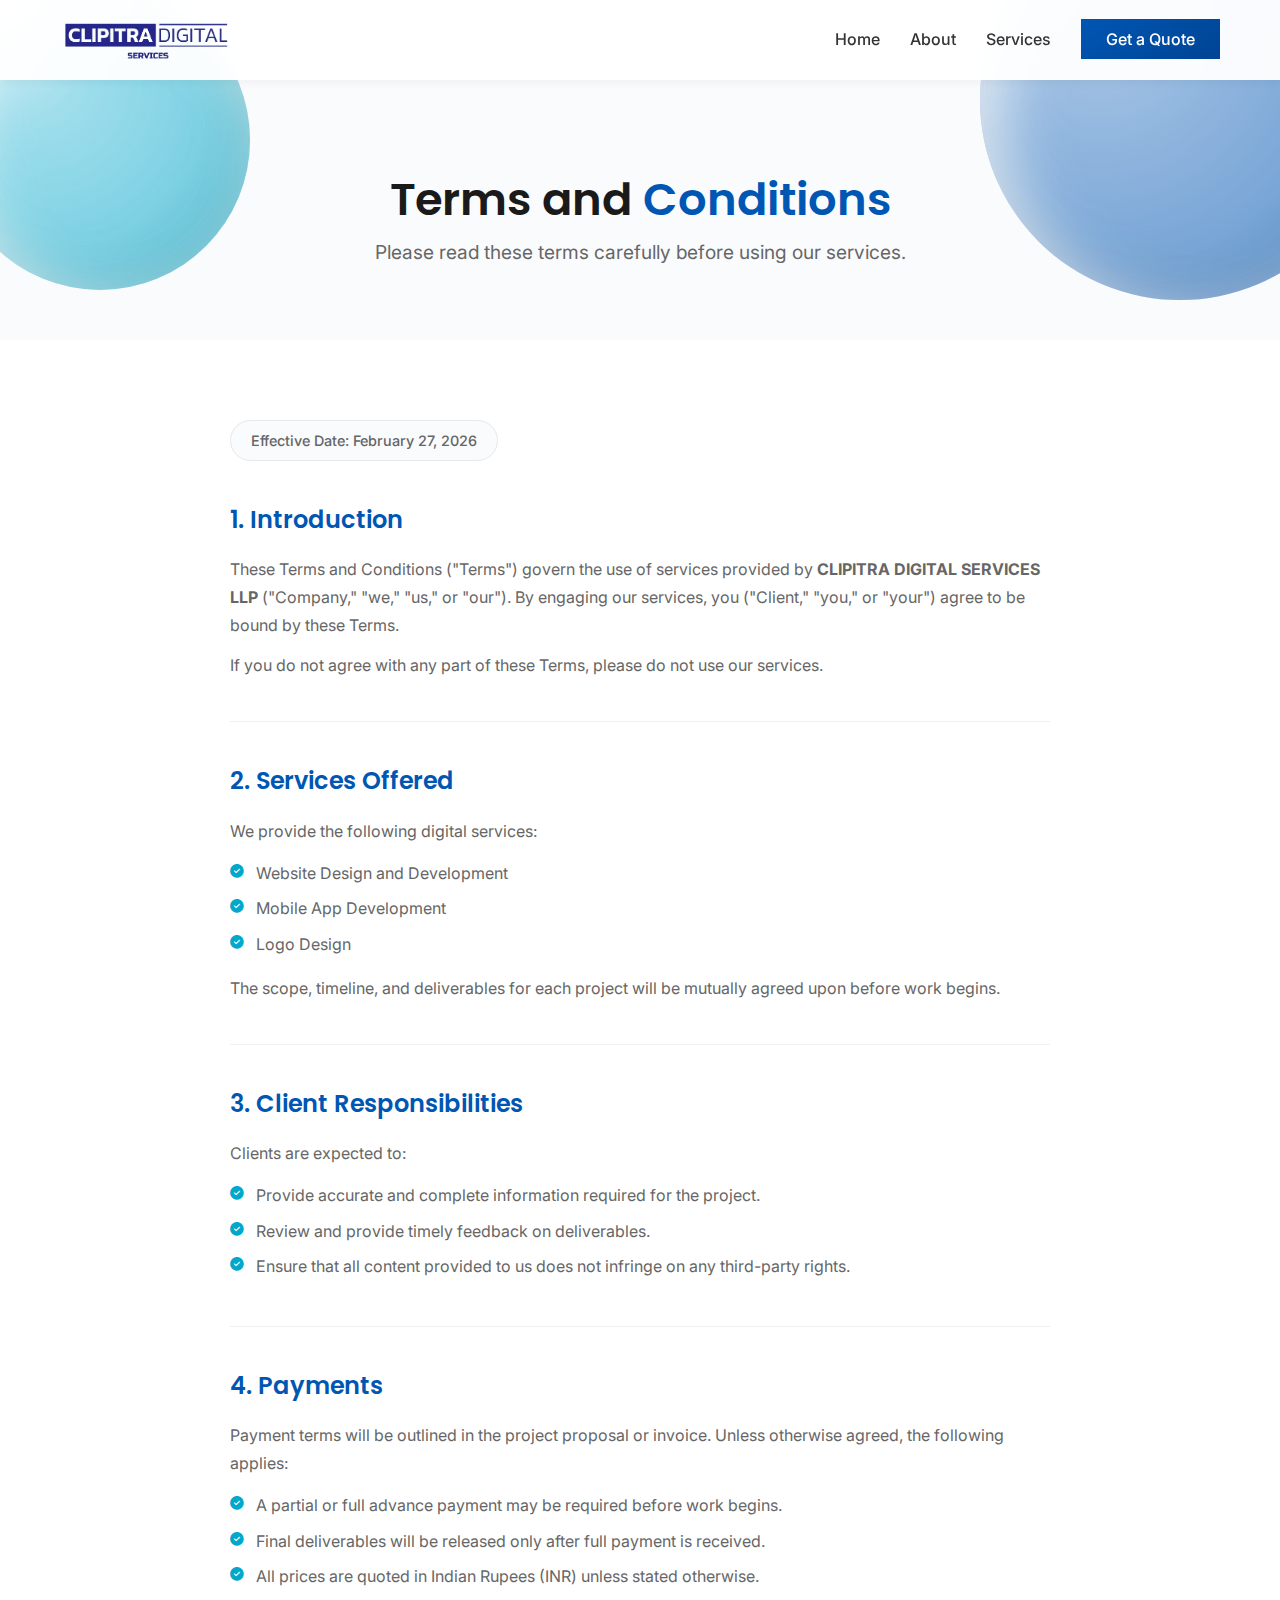
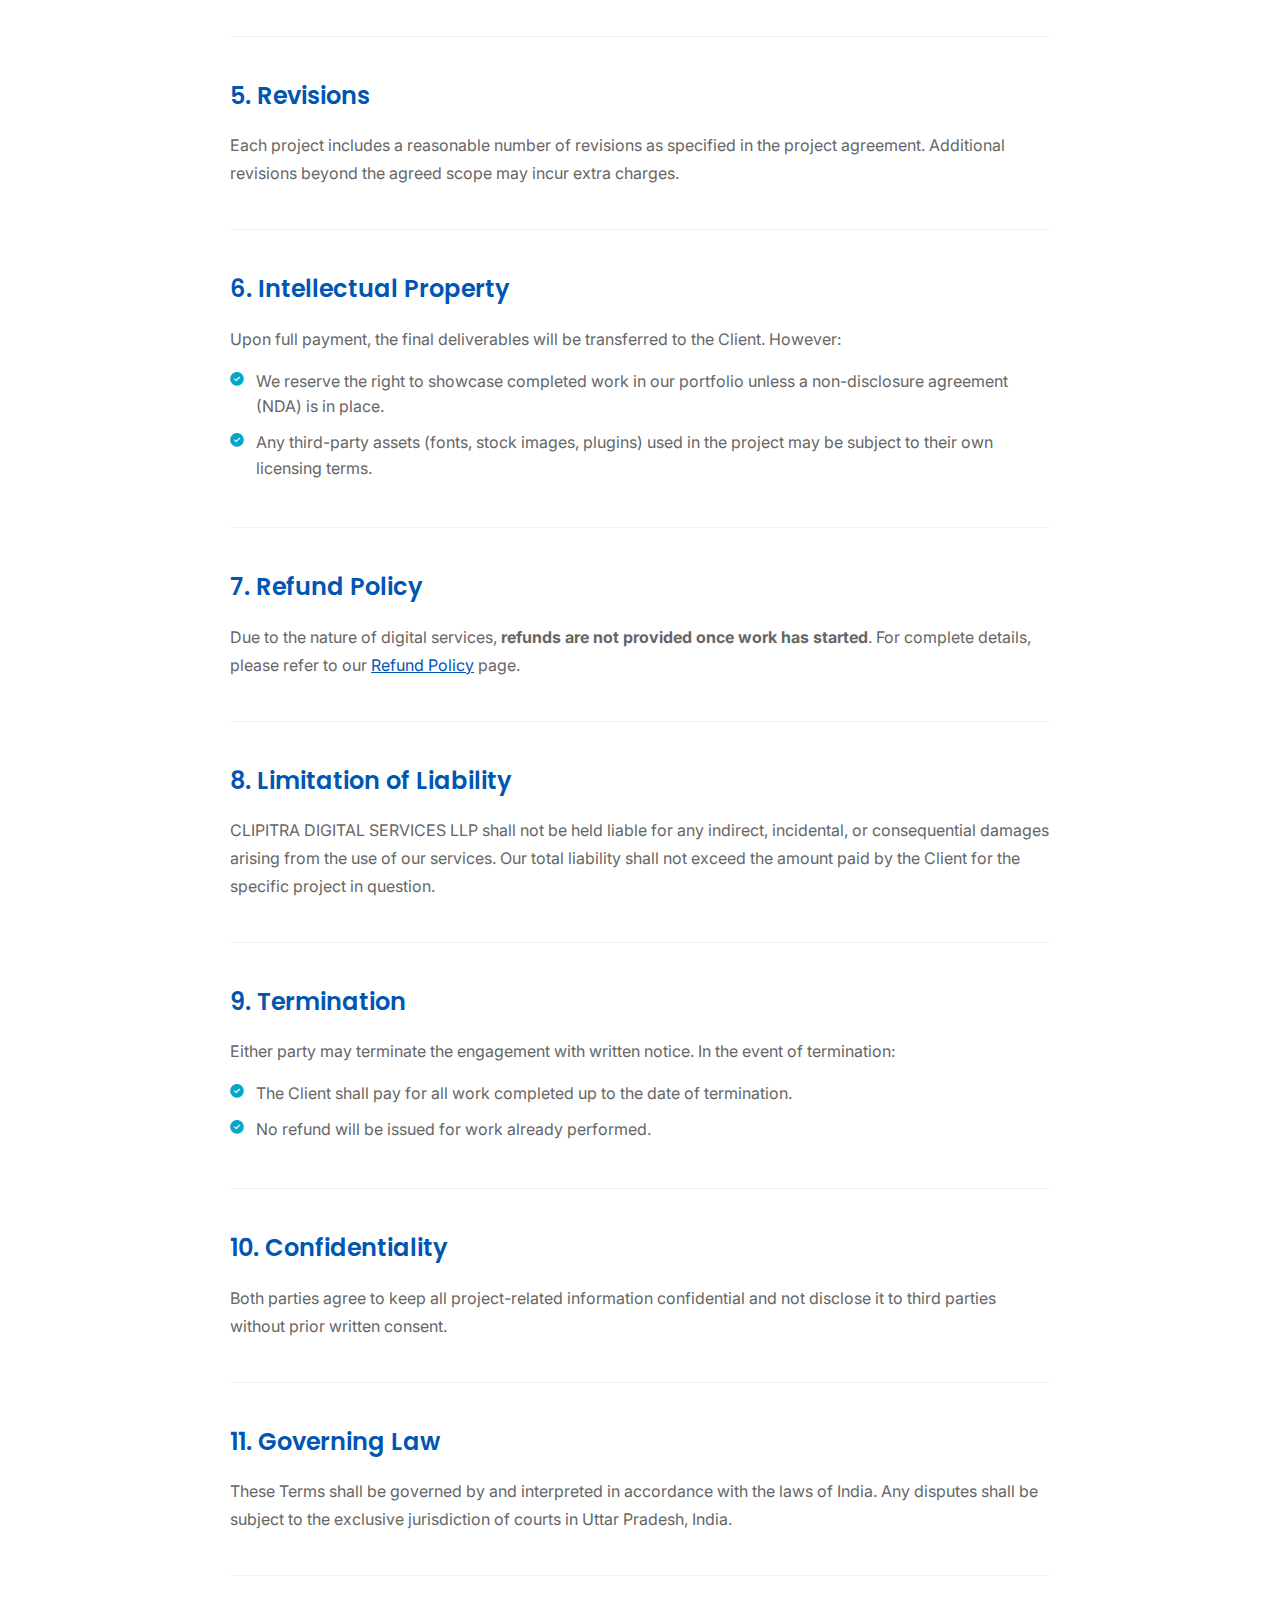
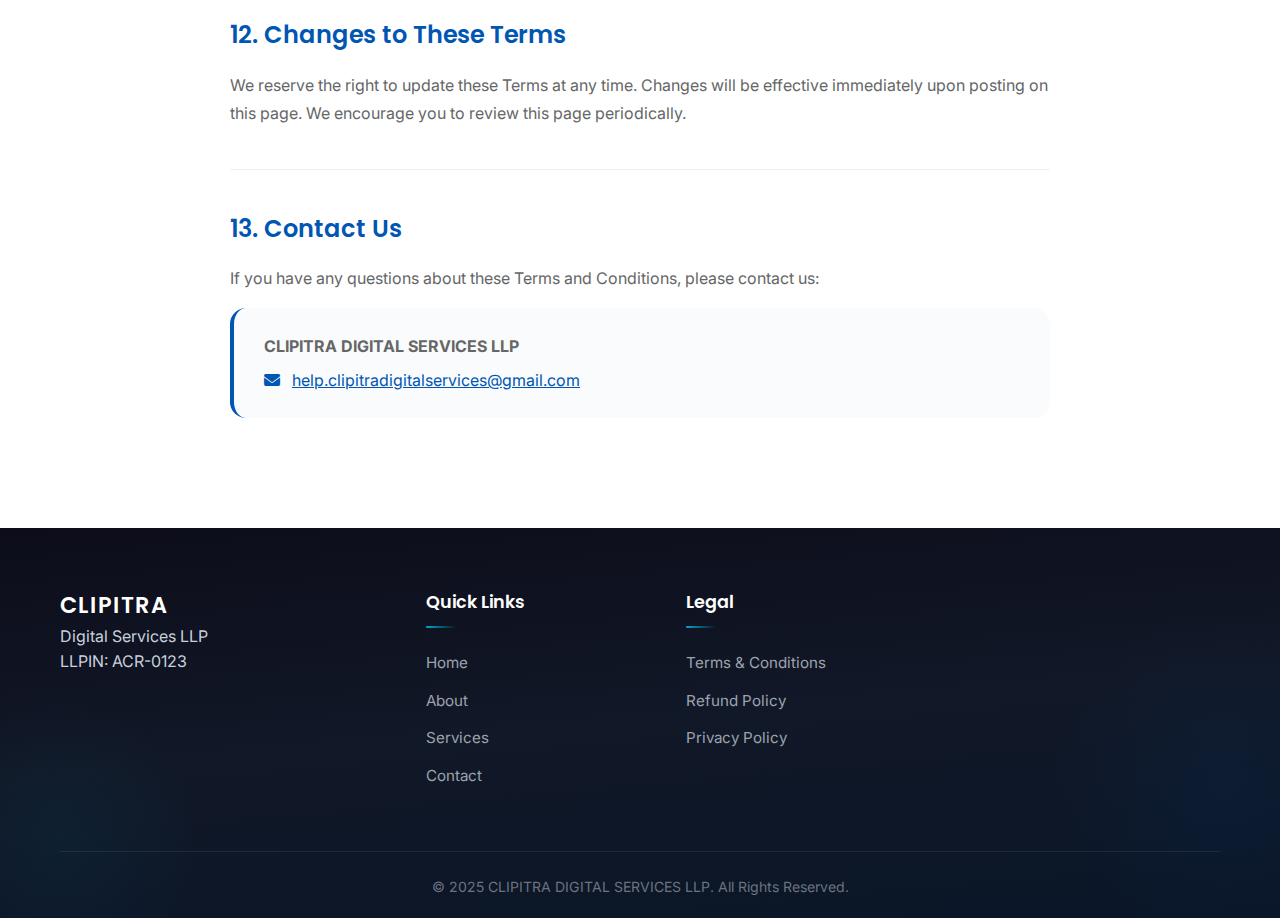
<file: terms.html>
<!DOCTYPE html>
<html lang="en">

<head>
    <meta charset="UTF-8">
    <meta name="viewport" content="width=device-width, initial-scale=1.0">
    <title>Terms and Conditions - Clipitra Digital Services LLP</title>
    <meta name="description"
        content="Terms and Conditions for Clipitra Digital Services LLP. Read our terms governing the use of our digital services.">

    <!-- Open Graph -->
    <meta property="og:title" content="Terms and Conditions - Clipitra Digital Services LLP">
    <meta property="og:description"
        content="Terms and Conditions for Clipitra Digital Services LLP.">
    <meta property="og:type" content="website">
    <meta property="og:image" content="logo.png">

    <!-- Google Fonts -->
    <link rel="preconnect" href="https://fonts.googleapis.com">
    <link rel="preconnect" href="https://fonts.gstatic.com" crossorigin>
    <link
        href="https://fonts.googleapis.com/css2?family=Inter:wght@300;400;500;600;700&family=Poppins:wght@400;500;600;700&display=swap"
        rel="stylesheet">

    <!-- Font Awesome -->
    <link rel="stylesheet" href="https://cdnjs.cloudflare.com/ajax/libs/font-awesome/6.4.0/css/all.min.css">

    <link rel="icon" href="logo.png" type="image/png">
    <!-- Custom CSS -->
    <link rel="stylesheet" href="style.css">
</head>

<body>

    <!-- Navigation -->
    <nav class="navbar" aria-label="Main navigation">
        <div class="container">
            <a href="index.html" class="logo" aria-label="Clipitra Digital Services - Home">
                <img src="logo.png" alt="Clipitra Digital Services" class="logo-img" loading="lazy">
            </a>
            <div class="menu-toggle" id="mobile-menu" aria-label="Toggle mobile menu" role="button" tabindex="0">
                <span class="bar"></span>
                <span class="bar"></span>
                <span class="bar"></span>
            </div>
            <ul class="nav-menu">
                <li><a href="index.html#home" class="nav-link">Home</a></li>
                <li><a href="index.html#about" class="nav-link">About</a></li>
                <li><a href="index.html#services" class="nav-link">Services</a></li>
                <li><a href="index.html#contact" class="nav-link btn-primary">Get a Quote</a></li>
            </ul>
        </div>
    </nav>

    <!-- Page Header -->
    <section class="legal-hero">
        <div class="hero-bg-shapes">
            <div class="shape shape-1"></div>
            <div class="shape shape-2"></div>
        </div>
        <div class="container hero-content">
            <h1 class="hero-title">Terms and <span class="highlight">Conditions</span></h1>
            <p class="hero-subtitle">Please read these terms carefully before using our services.</p>
        </div>
    </section>

    <!-- Legal Content -->
    <section class="section legal-content">
        <div class="container legal-container">
            <p class="legal-effective-date">Effective Date: February 27, 2026</p>

            <div class="legal-section">
                <h2>1. Introduction</h2>
                <p>These Terms and Conditions ("Terms") govern the use of services provided by <strong>CLIPITRA DIGITAL SERVICES LLP</strong> ("Company," "we," "us," or "our"). By engaging our services, you ("Client," "you," or "your") agree to be bound by these Terms.</p>
                <p>If you do not agree with any part of these Terms, please do not use our services.</p>
            </div>

            <div class="legal-section">
                <h2>2. Services Offered</h2>
                <p>We provide the following digital services:</p>
                <ul>
                    <li><i class="fas fa-check-circle"></i> Website Design and Development</li>
                    <li><i class="fas fa-check-circle"></i> Mobile App Development</li>
                    <li><i class="fas fa-check-circle"></i> Logo Design</li>
                </ul>
                <p>The scope, timeline, and deliverables for each project will be mutually agreed upon before work begins.</p>
            </div>

            <div class="legal-section">
                <h2>3. Client Responsibilities</h2>
                <p>Clients are expected to:</p>
                <ul>
                    <li><i class="fas fa-check-circle"></i> Provide accurate and complete information required for the project.</li>
                    <li><i class="fas fa-check-circle"></i> Review and provide timely feedback on deliverables.</li>
                    <li><i class="fas fa-check-circle"></i> Ensure that all content provided to us does not infringe on any third-party rights.</li>
                </ul>
            </div>

            <div class="legal-section">
                <h2>4. Payments</h2>
                <p>Payment terms will be outlined in the project proposal or invoice. Unless otherwise agreed, the following applies:</p>
                <ul>
                    <li><i class="fas fa-check-circle"></i> A partial or full advance payment may be required before work begins.</li>
                    <li><i class="fas fa-check-circle"></i> Final deliverables will be released only after full payment is received.</li>
                    <li><i class="fas fa-check-circle"></i> All prices are quoted in Indian Rupees (INR) unless stated otherwise.</li>
                </ul>
            </div>

            <div class="legal-section">
                <h2>5. Revisions</h2>
                <p>Each project includes a reasonable number of revisions as specified in the project agreement. Additional revisions beyond the agreed scope may incur extra charges.</p>
            </div>

            <div class="legal-section">
                <h2>6. Intellectual Property</h2>
                <p>Upon full payment, the final deliverables will be transferred to the Client. However:</p>
                <ul>
                    <li><i class="fas fa-check-circle"></i> We reserve the right to showcase completed work in our portfolio unless a non-disclosure agreement (NDA) is in place.</li>
                    <li><i class="fas fa-check-circle"></i> Any third-party assets (fonts, stock images, plugins) used in the project may be subject to their own licensing terms.</li>
                </ul>
            </div>

            <div class="legal-section">
                <h2>7. Refund Policy</h2>
                <p>Due to the nature of digital services, <strong>refunds are not provided once work has started</strong>. For complete details, please refer to our <a href="refund-policy.html">Refund Policy</a> page.</p>
            </div>

            <div class="legal-section">
                <h2>8. Limitation of Liability</h2>
                <p>CLIPITRA DIGITAL SERVICES LLP shall not be held liable for any indirect, incidental, or consequential damages arising from the use of our services. Our total liability shall not exceed the amount paid by the Client for the specific project in question.</p>
            </div>

            <div class="legal-section">
                <h2>9. Termination</h2>
                <p>Either party may terminate the engagement with written notice. In the event of termination:</p>
                <ul>
                    <li><i class="fas fa-check-circle"></i> The Client shall pay for all work completed up to the date of termination.</li>
                    <li><i class="fas fa-check-circle"></i> No refund will be issued for work already performed.</li>
                </ul>
            </div>

            <div class="legal-section">
                <h2>10. Confidentiality</h2>
                <p>Both parties agree to keep all project-related information confidential and not disclose it to third parties without prior written consent.</p>
            </div>

            <div class="legal-section">
                <h2>11. Governing Law</h2>
                <p>These Terms shall be governed by and interpreted in accordance with the laws of India. Any disputes shall be subject to the exclusive jurisdiction of courts in Uttar Pradesh, India.</p>
            </div>

            <div class="legal-section">
                <h2>12. Changes to These Terms</h2>
                <p>We reserve the right to update these Terms at any time. Changes will be effective immediately upon posting on this page. We encourage you to review this page periodically.</p>
            </div>

            <div class="legal-section">
                <h2>13. Contact Us</h2>
                <p>If you have any questions about these Terms and Conditions, please contact us:</p>
                <div class="legal-contact-box">
                    <p><strong>CLIPITRA DIGITAL SERVICES LLP</strong></p>
                    <p><i class="fas fa-envelope"></i> <a href="mailto:help.clipitradigitalservices@gmail.com">help.clipitradigitalservices@gmail.com</a></p>
                </div>
            </div>

        </div>
    </section>

    <!-- Footer -->
    <footer class="footer">
        <div class="container">
            <div class="footer-content">
                <div class="footer-brand">
                    <h3>CLIPITRA</h3>
                    <p>Digital Services LLP</p>
                    <p class="llpin">LLPIN: ACR-0123</p>
                </div>
                <div class="footer-links">
                    <h4>Quick Links</h4>
                    <ul>
                        <li><a href="index.html#home">Home</a></li>
                        <li><a href="index.html#about">About</a></li>
                        <li><a href="index.html#services">Services</a></li>
                        <li><a href="index.html#contact">Contact</a></li>
                    </ul>
                </div>
                <div class="footer-links">
                    <h4>Legal</h4>
                    <ul>
                        <li><a href="terms.html">Terms & Conditions</a></li>
                        <li><a href="refund-policy.html">Refund Policy</a></li>
                        <li><a href="privacy-policy.html">Privacy Policy</a></li>
                    </ul>
                </div>
            </div>
            <div class="footer-bottom">
                <p>&copy; 2025 CLIPITRA DIGITAL SERVICES LLP. All Rights Reserved.</p>
            </div>
        </div>
    </footer>

    <!-- Scroll to Top Button -->
    <button class="scroll-to-top" id="scrollToTop" aria-label="Scroll to top">
        <i class="fas fa-arrow-up"></i>
    </button>

    <script src="script.js"></script>
</body>

</html>
</file>
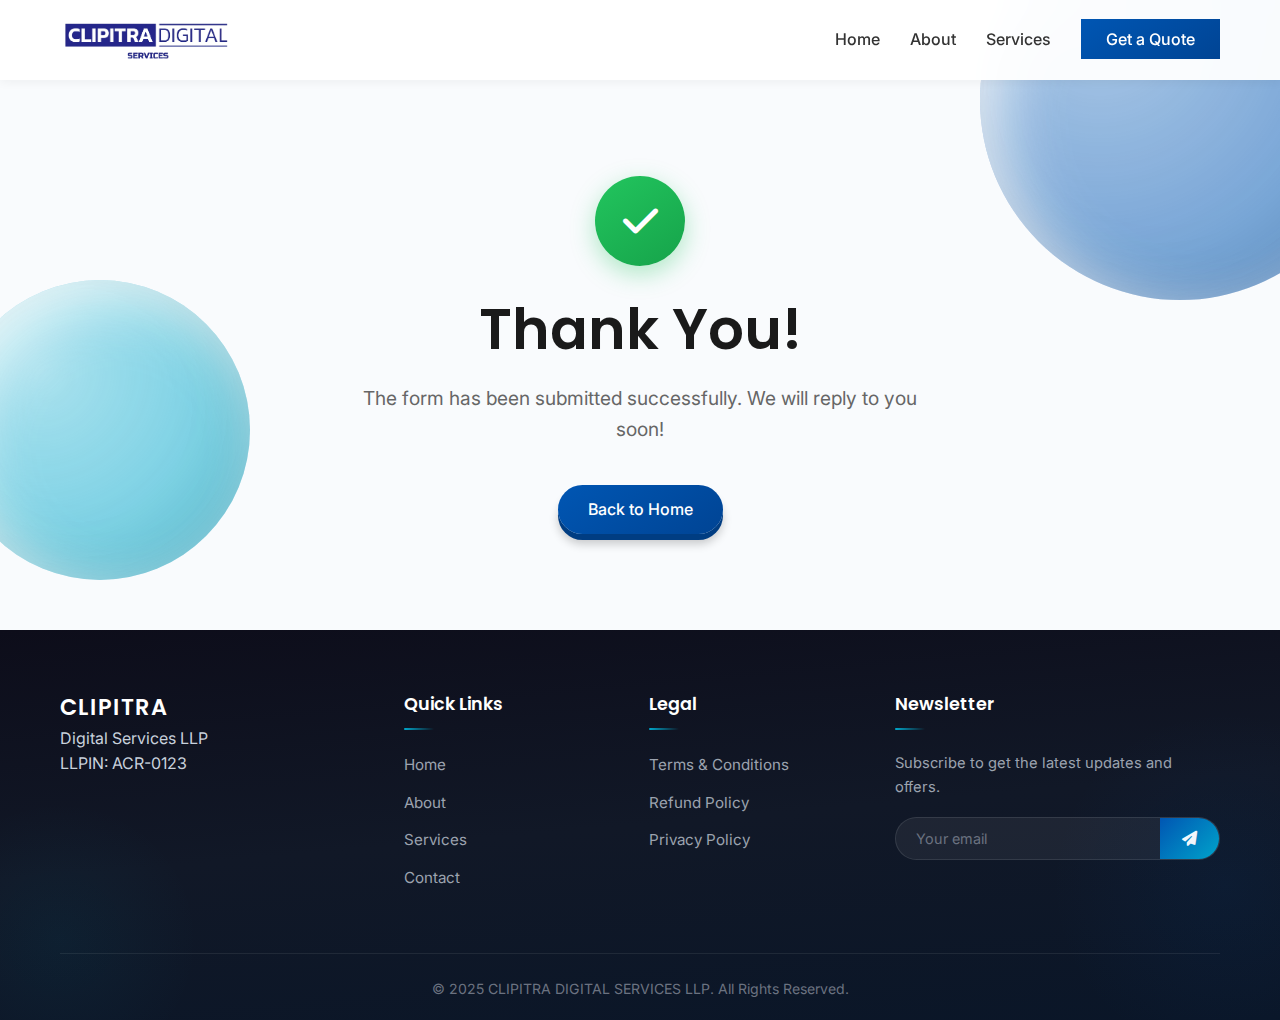
<file: thankyou.html>
<!DOCTYPE html>
<html lang="en">

<head>
    <meta charset="UTF-8">
    <meta name="viewport" content="width=device-width, initial-scale=1.0">
    <title>Thank You - Clipitra Digital Services LLP</title>
    <meta name="description" content="Thank you for contacting Clipitra Digital Services LLP.">

    <!-- Open Graph -->
    <meta property="og:title" content="Thank You - Clipitra Digital Services LLP">
    <meta property="og:description" content="Thank you for contacting Clipitra Digital Services LLP.">
    <meta property="og:type" content="website">
    <meta property="og:image" content="logo.png">

    <!-- Google Fonts -->
    <link rel="preconnect" href="https://fonts.googleapis.com">
    <link rel="preconnect" href="https://fonts.gstatic.com" crossorigin>
    <link
        href="https://fonts.googleapis.com/css2?family=Inter:wght@300;400;500;600;700&family=Poppins:wght@400;500;600;700&display=swap"
        rel="stylesheet">

    <!-- Font Awesome -->
    <link rel="stylesheet" href="https://cdnjs.cloudflare.com/ajax/libs/font-awesome/6.4.0/css/all.min.css">

    <link rel="icon" href="logo.png" type="image/png">
    <!-- Custom CSS -->
    <link rel="stylesheet" href="style.css">
</head>

<body>

    <!-- Navigation -->
    <nav class="navbar" aria-label="Main navigation">
        <div class="container">
            <a href="index.html" class="logo" aria-label="Clipitra Digital Services - Home">
                <img src="logo.png" alt="Clipitra Digital Services" class="logo-img" loading="lazy">
            </a>
            <div class="menu-toggle" id="mobile-menu" aria-label="Toggle mobile menu" role="button" tabindex="0">
                <span class="bar"></span>
                <span class="bar"></span>
                <span class="bar"></span>
            </div>
            <ul class="nav-menu">
                <li><a href="index.html#home" class="nav-link">Home</a></li>
                <li><a href="index.html#about" class="nav-link">About</a></li>
                <li><a href="index.html#services" class="nav-link">Services</a></li>
                <li><a href="index.html#contact" class="nav-link btn-primary">Get a Quote</a></li>
            </ul>
        </div>
    </nav>

    <!-- Thank You Section -->
    <section class="hero" style="min-height: 70vh; height: auto;">
        <div class="hero-bg-shapes">
            <div class="shape shape-1"></div>
            <div class="shape shape-2"></div>
        </div>
        <div class="container hero-content">
            <div class="thankyou-icon">
                <i class="fas fa-check"></i>
            </div>
            <h1 class="hero-title">Thank You!</h1>
            <p class="hero-subtitle">The form has been submitted successfully. We will reply to you soon!</p>
            <div class="hero-buttons">
                <a href="index.html" class="btn btn-primary">Back to Home</a>
            </div>
        </div>
    </section>

    <!-- Footer -->
    <footer class="footer">
        <div class="container">
            <div class="footer-content">
                <div class="footer-brand">
                    <h3>CLIPITRA</h3>
                    <p>Digital Services LLP</p>
                    <p class="llpin">LLPIN: ACR-0123</p>
                </div>
                <div class="footer-links">
                    <h4>Quick Links</h4>
                    <ul>
                        <li><a href="index.html#home">Home</a></li>
                        <li><a href="index.html#about">About</a></li>
                        <li><a href="index.html#services">Services</a></li>
                        <li><a href="index.html#contact">Contact</a></li>
                    </ul>
                </div>
                <div class="footer-links">
                    <h4>Legal</h4>
                    <ul>
                        <li><a href="terms.html">Terms & Conditions</a></li>
                        <li><a href="refund-policy.html">Refund Policy</a></li>
                        <li><a href="privacy-policy.html">Privacy Policy</a></li>
                    </ul>
                </div>
                <div class="footer-newsletter">
                    <h4>Newsletter</h4>
                    <p>Subscribe to get the latest updates and offers.</p>
                    <form class="newsletter-form">
                        <input type="email" placeholder="Your email" required>
                        <button type="submit"><i class="fas fa-paper-plane"></i></button>
                    </form>
                </div>
            </div>
            <div class="footer-bottom">
                <p>&copy; 2025 CLIPITRA DIGITAL SERVICES LLP. All Rights Reserved.</p>
            </div>
        </div>
    </footer>

    <script src="script.js"></script>
</body>

</html>
</file>
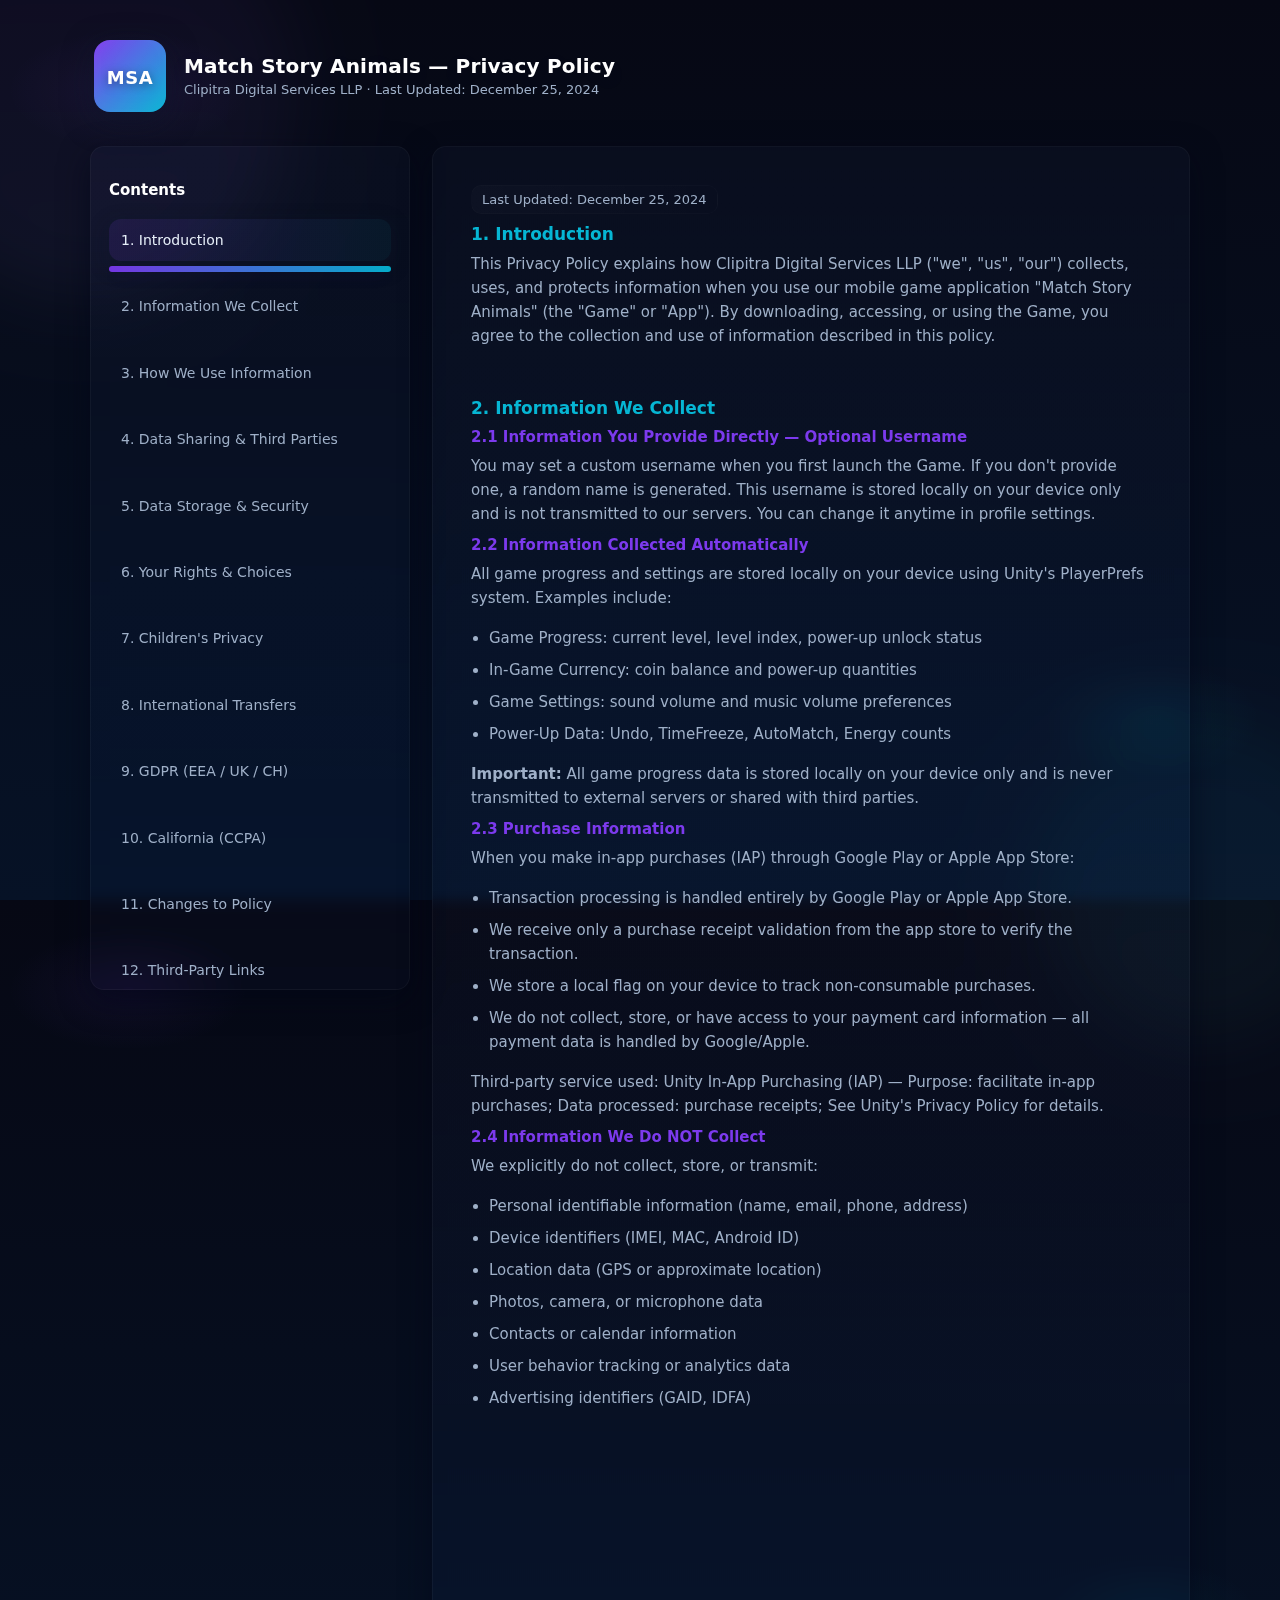
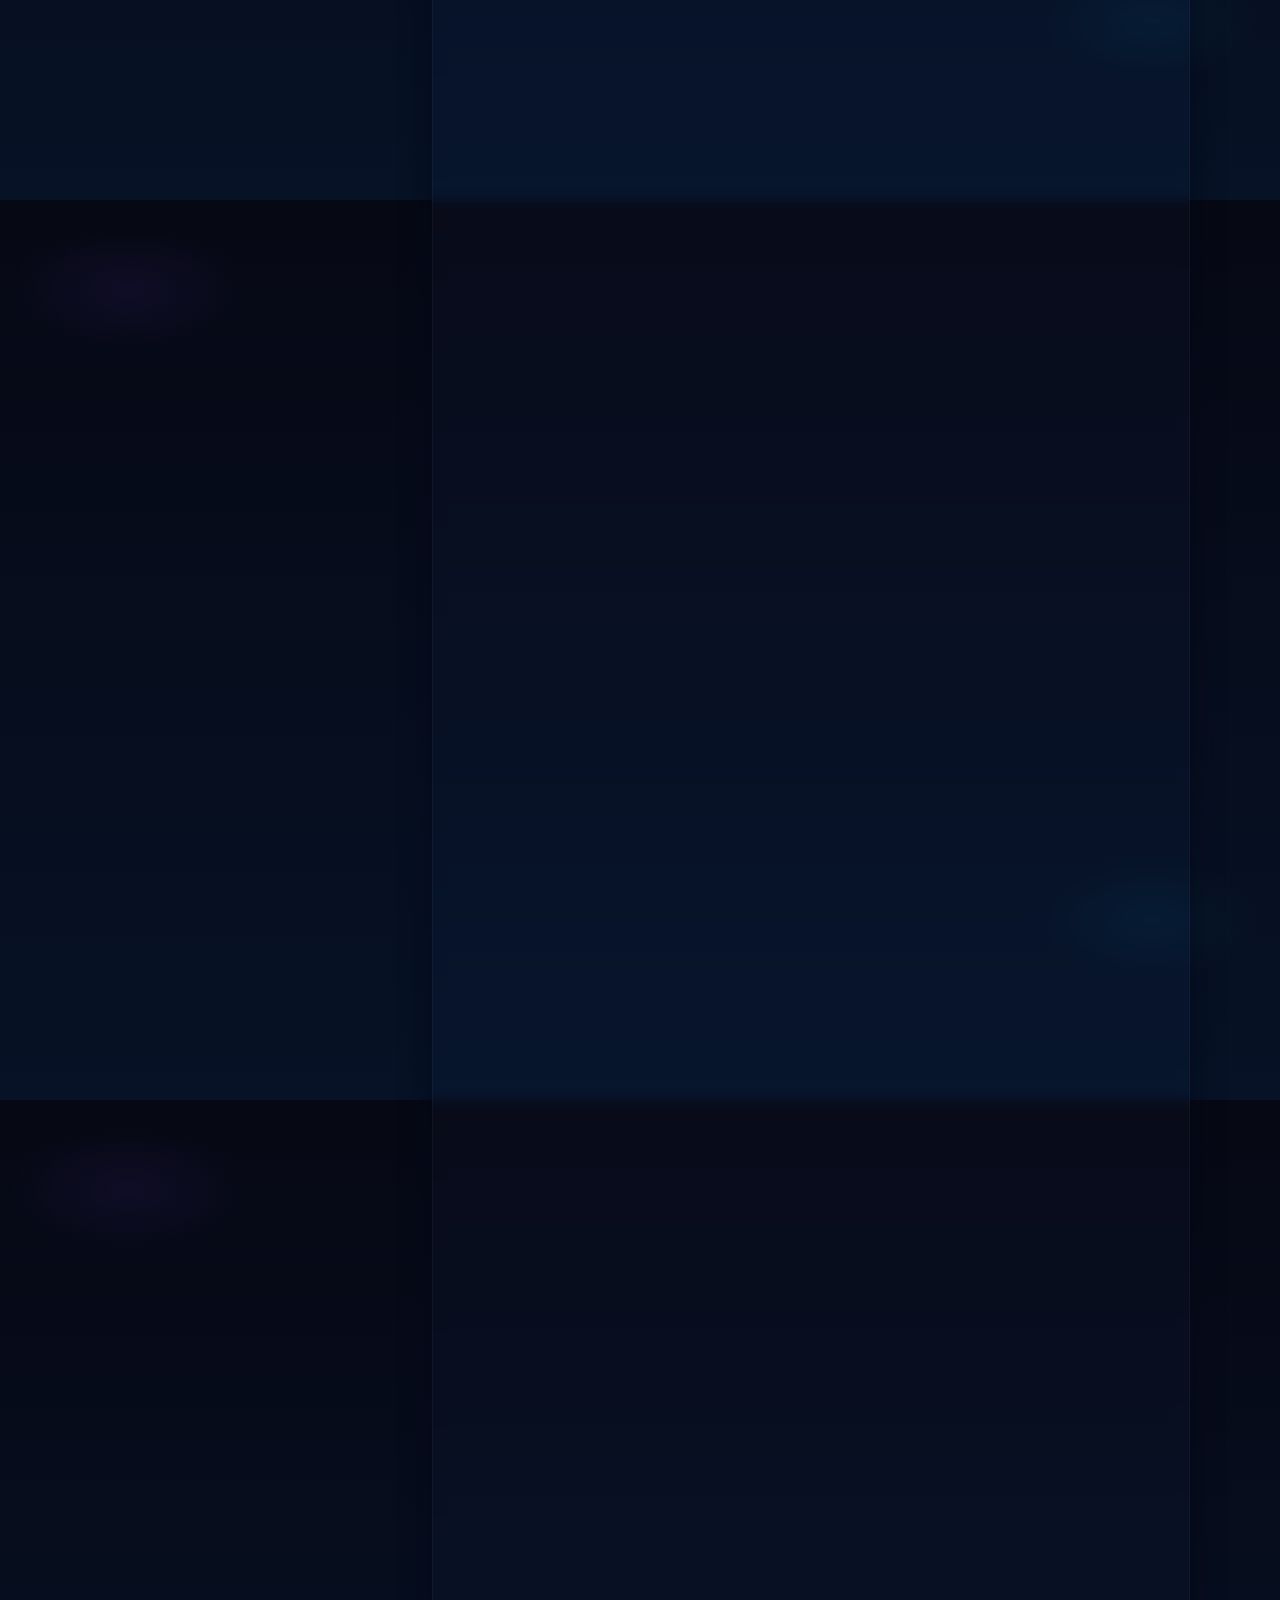
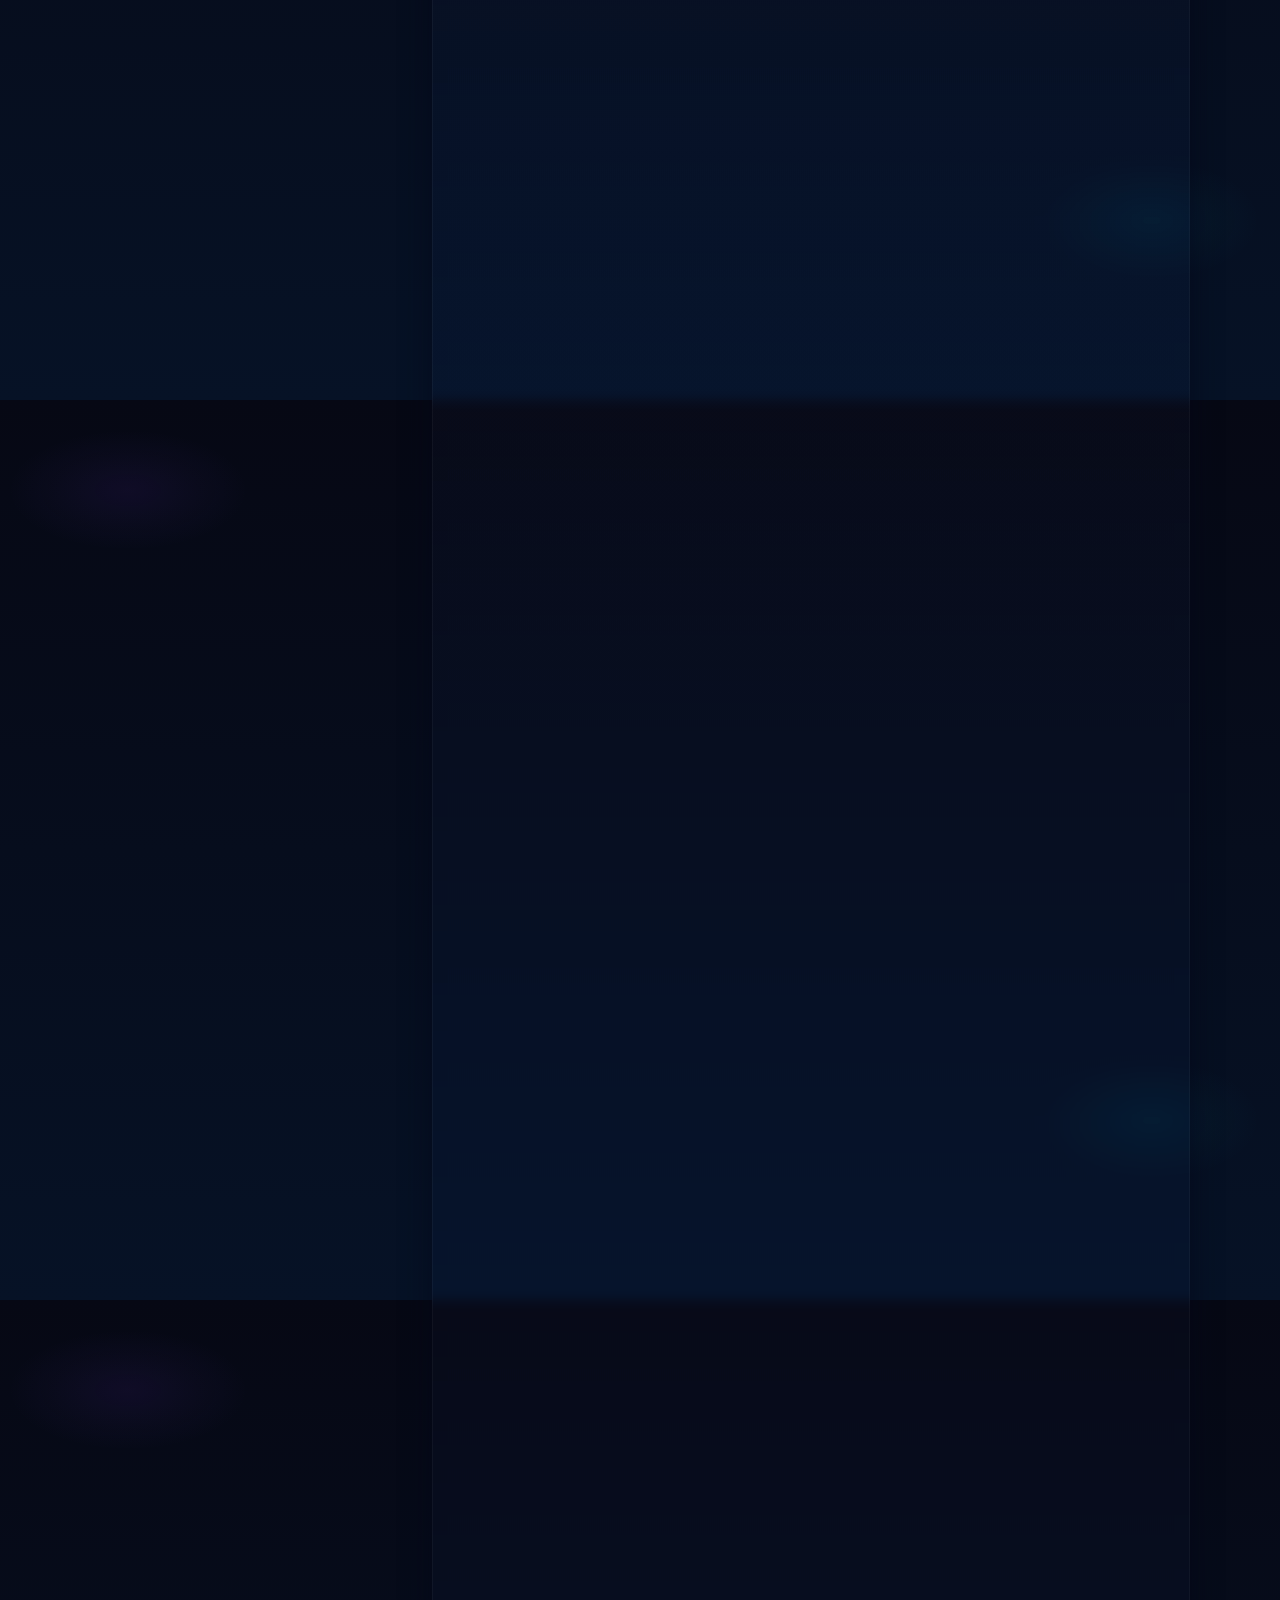
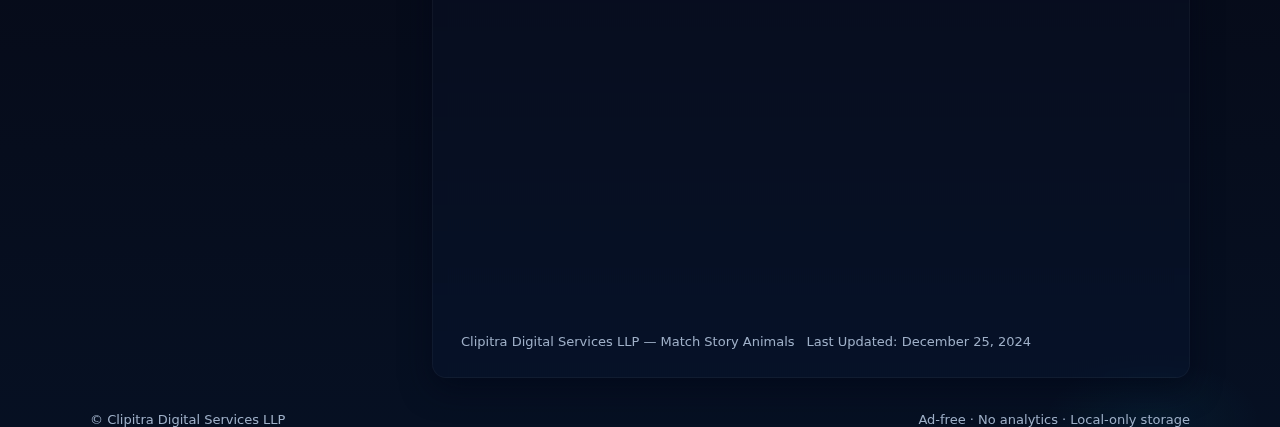
<file: Privacy-Policy/privacy-policy (1).html>
<!doctype html>
<html lang="en">
<head>
  <meta charset="utf-8" />
  <meta name="viewport" content="width=device-width,initial-scale=1" />
  <title>Match Story Animals — Privacy Policy</title>
  <meta name="description" content="Privacy Policy for Match Story Animals by Clipitra Digital Services LLP. Last updated: December 25, 2024." />
  <style>
    :root{
      --bg-1: #060814;
      --bg-2: #061226;
      --card: rgba(255,255,255,0.03);
      --muted: #9fb0c8;
      --accent: #7c3aed;
      --accent-2: #06b6d4;
      --glass: rgba(255,255,255,0.035);
      --glass-2: rgba(255,255,255,0.02);
      --radius:14px;
      --max-width:1100px;
      --gap:22px;
      --text:#e6eef8;
      --heading:#ffffff;
      --shadow: 0 10px 30px rgba(2,6,23,0.6);
      --glass-border: rgba(255,255,255,0.04);
      --fade-duration: 520ms;
      font-family: Inter, ui-sans-serif, system-ui, -apple-system, "Segoe UI", Roboto, "Helvetica Neue", Arial;
    }

    /* reduce motion */
    @media (prefers-reduced-motion: reduce) {
      :root { --fade-duration: 1ms; }
      * { scroll-behavior: auto !important; }
    }

    *{box-sizing:border-box}
    html,body{height:100%}
    body{
      margin:0;
      color:var(--text);
      -webkit-font-smoothing:antialiased;
      -moz-osx-font-smoothing:grayscale;
      padding:34px 18px;
      display:flex;
      justify-content:center;
      align-items:flex-start;
      background: radial-gradient(1200px 600px at 10% 10%, rgba(124,58,237,0.08), transparent 10%),
                  radial-gradient(900px 500px at 90% 80%, rgba(6,182,212,0.06), transparent 12%),
                  linear-gradient(180deg, var(--bg-1) 0%, var(--bg-2) 100%);
      transition: background-color var(--fade-duration) ease;
    }

    .wrap{
      width:100%;
      max-width:var(--max-width);
      display:grid;
      grid-template-columns: 320px 1fr;
      gap:var(--gap);
      align-items:start;
      align-content:start;
      position:relative;
      transform:translateZ(0);
    }

    header.site {
      grid-column:1 / -1;
      display:flex;
      align-items:center;
      gap:18px;
      margin-bottom:6px;
      padding:6px 4px;
    }

    /* animated logo */
    .logo {
      width:72px;
      height:72px;
      border-radius:16px;
      background: linear-gradient(135deg, var(--accent), var(--accent-2));
      display:flex;
      align-items:center;
      justify-content:center;
      color:white;
      font-weight:700;
      box-shadow: 0 8px 30px rgba(12,20,40,0.6), inset 0 -6px 20px rgba(255,255,255,0.03);
      flex:0 0 72px;
      transform-origin: center;
      transition: transform 320ms cubic-bezier(.2,.9,.3,1), box-shadow 320ms ease;
      will-change: transform;
      position:relative;
      overflow:hidden;
    }
    .logo::after{
      content:"";
      position:absolute;
      inset:0;
      background: linear-gradient(120deg, rgba(255,255,255,0.06), rgba(255,255,255,0.01));
      mix-blend-mode: overlay;
      opacity:0.9;
    }
    .logo:hover{ transform: translateY(-6px) rotate(-4deg) scale(1.02); box-shadow: 0 18px 40px rgba(12,20,40,0.7); }

    .logo .letters{
      font-size:18px;
      letter-spacing:0.6px;
      transform:translateY(1px);
      text-shadow: 0 2px 10px rgba(0,0,0,0.4);
    }

    .title {
      display:flex;
      flex-direction:column;
      gap:6px;
      user-select:none;
    }
    .title h1{
      margin:0;
      color:var(--heading);
      font-size:20px;
      line-height:1;
      letter-spacing:0.2px;
      text-shadow: 0 6px 24px rgba(124,58,237,0.08);
      transform-origin:left center;
      transition: transform var(--fade-duration) ease, color var(--fade-duration) ease;
    }
    .title .meta{
      color:var(--muted);
      font-size:13px;
    }

    /* floating faint background shapes */
    .bg-shape {
      position:absolute;
      border-radius:50%;
      filter: blur(36px);
      opacity:0.06;
      pointer-events:none;
      mix-blend-mode: screen;
      transform: translate3d(0,0,0);
    }
    .bg-shape.shape-a{ width:420px; height:420px; left:-120px; top:-120px; background: linear-gradient(180deg,var(--accent), #a78bfa);}
    .bg-shape.shape-b{ width:320px; height:320px; right:-80px; bottom:-140px; background: linear-gradient(180deg,var(--accent-2), #67e8f9); opacity:0.045;}

    nav.toc {
      background: linear-gradient(180deg, rgba(255,255,255,0.02), rgba(255,255,255,0.01));
      border-radius:var(--radius);
      padding:18px;
      position:sticky;
      top:28px;
      height:calc(100vh - 56px);
      overflow:auto;
      box-shadow: var(--shadow);
      border: 1px solid var(--glass-border);
      backdrop-filter: blur(8px) saturate(120%);
    }
    nav.toc h2{
      margin:0 0 12px 0;
      font-size:15px;
      color:var(--heading);
    }
    nav.toc ul{
      margin:0;
      padding:0;
      list-style:none;
      display:flex;
      flex-direction:column;
      gap:8px;
    }
    nav.toc a{
      color:var(--muted);
      text-decoration:none;
      padding:10px 12px;
      border-radius:12px;
      display:block;
      font-size:14px;
      transition: background 220ms ease, color 220ms ease, transform 220ms ease;
      transform-origin:left center;
    }
    nav.toc a:hover,
    nav.toc a:focus{
      background: linear-gradient(90deg, rgba(255,255,255,0.02), rgba(255,255,255,0.01));
      color:var(--text);
      transform: translateX(6px);
    }
    nav.toc a.active {
      background: linear-gradient(90deg, rgba(124,58,237,0.12), rgba(6,182,212,0.06));
      color:var(--text);
      box-shadow: 0 6px 20px rgba(12,20,40,0.35);
    }

    .card {
      background: linear-gradient(180deg, rgba(255,255,255,0.02), rgba(255,255,255,0.01));
      padding:28px;
      border-radius:var(--radius);
      box-shadow: var(--shadow);
      color:var(--text);
      border: 1px solid var(--glass-border);
      backdrop-filter: blur(6px) saturate(120%);
      transition: transform var(--fade-duration) cubic-bezier(.2,.9,.3,1), box-shadow var(--fade-duration) ease;
    }

    main.policy {
      min-height:60vh;
      overflow:visible;
    }

    .section {
      margin-bottom:22px;
      opacity:0;
      transform: translateY(18px) scale(0.997);
      transition: opacity var(--fade-duration) ease, transform var(--fade-duration) cubic-bezier(.2,.9,.3,1);
      will-change: opacity, transform;
      border-radius:10px;
      padding:10px;
    }
    .section.visible {
      opacity:1;
      transform: translateY(0) scale(1);
    }
    .section h3{
      margin:0 0 8px 0;
      color:var(--accent-2);
      font-size:17px;
      display:flex;
      align-items:center;
      gap:10px;
    }
    .section h4{
      margin:10px 0 8px 0;
      color:var(--accent);
      font-size:15px;
    }
    p, li {
      color:var(--muted);
      line-height:1.6;
      margin:8px 0;
      font-size:15px;
    }
    ul{padding-left:18px}
    .badge {
      display:inline-block;
      padding:8px 12px;
      background:rgba(124,58,237,0.12);
      color:var(--accent);
      border-radius:999px;
      font-weight:600;
      font-size:13px;
    }
    .meta-row {
      display:flex;
      gap:12px;
      flex-wrap:wrap;
      margin-top:12px;
      align-items:center;
    }
    footer.sitefoot{
      grid-column: 1 / -1;
      margin-top:12px;
      display:flex;
      justify-content:space-between;
      align-items:center;
      color:var(--muted);
      font-size:13px;
    }

    /* improved table-of-contents micro-interaction (indicator) */
    nav.toc .indicator {
      position:sticky;
      top:28px;
      height:6px;
      background: linear-gradient(90deg,var(--accent),var(--accent-2));
      border-radius:6px;
      margin-bottom:10px;
      box-shadow: 0 6px 18px rgba(124,58,237,0.08);
      opacity:0.95;
    }

    /* small screens */
    @media (max-width:980px){
      .wrap{ grid-template-columns: 1fr; padding-bottom:40px }
      nav.toc{ position:relative; height:auto; order:2; display:block; margin-top:10px }
      .card{ order:1 }
      .logo{ width:56px; height:56px; flex:0 0 56px; border-radius:12px; }
      .title h1{ font-size:18px }
    }

    /* print */
    @media print {
      body{ background: #fff; color:#000; padding:0; }
      nav.toc, .logo, .bg-shape { display:none }
      .wrap{ max-width:100%; width:100% }
      .card { box-shadow:none; border-radius:0; padding:12px }
    }

    .small-note{ font-size:13px; color:var(--muted) }

    /* subtle section accent */ 
    .section .pill {
      display:inline-block;
      padding:6px 10px;
      background: linear-gradient(90deg, rgba(255,255,255,0.02), rgba(255,255,255,0.004));
      border: 1px solid rgba(255,255,255,0.02);
      color:var(--muted);
      border-radius:10px;
      font-size:13px;
      margin-bottom:10px;
    }

    /* focus outlines for accessibility */
    a:focus, button:focus {
      outline: 3px solid rgba(6,182,212,0.14);
      outline-offset:2px;
      border-radius:8px;
    }
  </style>
</head>
<body>
  <div class="bg-shape shape-a" aria-hidden="true"></div>
  <div class="bg-shape shape-b" aria-hidden="true"></div>

  <div class="wrap" role="main" aria-labelledby="policy-title">
    <header class="site">
      <div class="logo" aria-hidden="true" title="Match Story Animals">
        <div class="letters" aria-hidden="true">MSA</div>
      </div>
      <div class="title">
        <h1 id="policy-title">Match Story Animals — Privacy Policy</h1>
        <div class="meta">Clipitra Digital Services LLP · Last Updated: December 25, 2024</div>
      </div>
    </header>

    <nav class="toc card" aria-label="Table of contents">
      <div class="indicator" aria-hidden="true"></div>
      <h2>Contents</h2>
      <ul>
        <li><a href="#introduction" class="anchor">1. Introduction</a></li>
        <li><a href="#information-we-collect" class="anchor">2. Information We Collect</a></li>
        <li><a href="#how-we-use" class="anchor">3. How We Use Information</a></li>
        <li><a href="#data-sharing" class="anchor">4. Data Sharing & Third Parties</a></li>
        <li><a href="#storage-security" class="anchor">5. Data Storage & Security</a></li>
        <li><a href="#rights-choices" class="anchor">6. Your Rights & Choices</a></li>
        <li><a href="#children" class="anchor">7. Children's Privacy</a></li>
        <li><a href="#transfers" class="anchor">8. International Transfers</a></li>
        <li><a href="#gdpr" class="anchor">9. GDPR (EEA / UK / CH)</a></li>
        <li><a href="#ccpa" class="anchor">10. California (CCPA)</a></li>
        <li><a href="#changes" class="anchor">11. Changes to Policy</a></li>
        <li><a href="#links" class="anchor">12. Third-Party Links</a></li>
        <li><a href="#breach" class="anchor">13. Data Breach</a></li>
        <li><a href="#contact" class="anchor">14. Contact</a></li>
        <li><a href="#permissions" class="anchor">15. Permissions Used</a></li>
      </ul>
    </nav>

    <main class="card policy" id="policy" tabindex="-1">
      <section id="introduction" class="section">
        <div class="pill">Last Updated: December 25, 2024</div>
        <h3>1. Introduction</h3>
        <p>This Privacy Policy explains how Clipitra Digital Services LLP ("we", "us", "our") collects, uses, and protects information when you use our mobile game application "Match Story Animals" (the "Game" or "App"). By downloading, accessing, or using the Game, you agree to the collection and use of information described in this policy.</p>
      </section>

      <section id="information-we-collect" class="section">
        <h3>2. Information We Collect</h3>

        <h4>2.1 Information You Provide Directly — Optional Username</h4>
        <p>You may set a custom username when you first launch the Game. If you don't provide one, a random name is generated. This username is stored locally on your device only and is not transmitted to our servers. You can change it anytime in profile settings.</p>

        <h4>2.2 Information Collected Automatically</h4>
        <p>All game progress and settings are stored locally on your device using Unity's PlayerPrefs system. Examples include:</p>
        <ul>
          <li>Game Progress: current level, level index, power-up unlock status</li>
          <li>In-Game Currency: coin balance and power-up quantities</li>
          <li>Game Settings: sound volume and music volume preferences</li>
          <li>Power-Up Data: Undo, TimeFreeze, AutoMatch, Energy counts</li>
        </ul>
        <p><strong>Important:</strong> All game progress data is stored locally on your device only and is never transmitted to external servers or shared with third parties.</p>

        <h4>2.3 Purchase Information</h4>
        <p>When you make in-app purchases (IAP) through Google Play or Apple App Store:</p>
        <ul>
          <li>Transaction processing is handled entirely by Google Play or Apple App Store.</li>
          <li>We receive only a purchase receipt validation from the app store to verify the transaction.</li>
          <li>We store a local flag on your device to track non-consumable purchases.</li>
          <li>We do not collect, store, or have access to your payment card information — all payment data is handled by Google/Apple.</li>
        </ul>
        <p>Third-party service used: Unity In-App Purchasing (IAP) — Purpose: facilitate in-app purchases; Data processed: purchase receipts; See Unity's Privacy Policy for details.</p>

        <h4>2.4 Information We Do NOT Collect</h4>
        <p>We explicitly do not collect, store, or transmit:</p>
        <ul>
          <li>Personal identifiable information (name, email, phone, address)</li>
          <li>Device identifiers (IMEI, MAC, Android ID)</li>
          <li>Location data (GPS or approximate location)</li>
          <li>Photos, camera, or microphone data</li>
          <li>Contacts or calendar information</li>
          <li>User behavior tracking or analytics data</li>
          <li>Advertising identifiers (GAID, IDFA)</li>
        </ul>
      </section>

      <section id="how-we-use" class="section">
        <h3>3. How We Use Information</h3>
        <p>The data we store locally on your device is used only to:</p>
        <ul>
          <li>Provide game functionality (save progress between sessions, track power-ups, maintain coin balance, store volume preferences, remember username).</li>
          <li>Process In-App Purchases — verify receipt validity, grant purchased items, and prevent duplicate non-consumable purchases.</li>
          <li>We do not use any data for advertising or marketing. The Game is ad-free and we do not track users for marketing.</li>
        </ul>
      </section>

      <section id="data-sharing" class="section">
        <h3>4. Data Sharing and Third-Party Services</h3>

        <h4>4.1 Third-Party Services Used</h4>
        <ul>
          <li><strong>Unity Engine</strong> — Purpose: game development platform. No personal data is shared; Unity runs locally on the device.</li>
          <li><strong>Unity In-App Purchasing (IAP)</strong> — Purpose: process purchases. Data shared limited to purchase receipt validation handled by Google/Apple.</li>
          <li><strong>Google Play Store / Apple App Store</strong> — Purpose: app distribution and payment processing; transactions handled by the stores and subject to their privacy policies.</li>
        </ul>

        <h4>4.2 No Data Selling or Advertising Networks</h4>
        <p>We do not sell, rent, or trade your information. We do not share data with advertising networks, use analytics/tracking services, or share data with data brokers or marketers.</p>

        <h4>4.3 Legal Requirements</h4>
        <p>We may disclose information if required by law or valid public authority requests (e.g., court orders). Given the minimal data we collect and local-only storage, such disclosures are unlikely.</p>
      </section>

      <section id="storage-security" class="section">
        <h3>5. Data Storage and Security</h3>

        <h4>5.1 Local Storage Only</h4>
        <p>All game data is stored locally using Unity PlayerPrefs (a local key-value store). Storage location is your device's internal private app storage and is accessible only by the Game app.</p>

        <h4>5.2 Security Measures</h4>
        <ul>
          <li>App sandboxing on Android/iOS prevents other apps from accessing game data.</li>
          <li>No network transmission of game progress data — it stays on device.</li>
          <li>Secure receipt validation uses Google Play/App Store mechanisms.</li>
          <li>Regular updates to the Game address security vulnerabilities.</li>
        </ul>

        <h4>5.3 Data Retention</h4>
        <p>Local game data is retained on your device until you uninstall the app or clear app data. Purchase history is maintained by Google Play/App Store per their policies. We do not maintain any user data on our servers.</p>
      </section>

      <section id="rights-choices" class="section">
        <h3>6. Your Rights and Choices</h3>

        <h4>6.1 Access and Deletion</h4>
        <p>All your game data is stored locally. You can view username, level progress, and coin balance within the Game.</p>
        <p>To delete all game data:</p>
        <ul>
          <li>On Android: Settings &gt; Apps &gt; Match Story Animals &gt; Storage &gt; Clear Data</li>
          <li>On iOS: Uninstall the app (removes local data)</li>
        </ul>
        <p>Important: Because we do not store backups, deleted progress cannot be recovered.</p>

        <h4>6.2 Purchase Information</h4>
        <p>Purchase history is maintained by the app stores. We only keep a local flag for non-consumable purchases; to manage purchase details, use your Google/Apple account settings.</p>

        <h4>6.3 Username Changes</h4>
        <p>You can change your username anytime in the profile/settings panel in the Game.</p>
      </section>

      <section id="children" class="section">
        <h3>7. Children's Privacy (COPPA & Age-Appropriate Design)</h3>

        <h4>7.1 Age Requirements</h4>
        <p>The Game is family-friendly and suitable for all ages, including children under 13.</p>

        <h4>7.2 COPPA Compliance</h4>
        <p>We comply with COPPA. We do not knowingly collect personal information from children under 13. The optional username is stored locally only, and no persistent identifiers or behavioral advertising are used.</p>

        <h4>7.3 Parental Rights</h4>
        <p>Parents/guardians can delete local data by clearing app data or uninstalling and can contact us with privacy concerns (see Contact section).</p>
      </section>

      <section id="transfers" class="section">
        <h3>8. International Data Transfers</h3>
        <p>Since all game data is stored locally and not transmitted to external servers, no international data transfers occur. Receipt validation for IAP uses Google/Apple infrastructure and is subject to their policies.</p>
      </section>

      <section id="gdpr" class="section">
        <h3>9. GDPR Compliance (EU/EEA, UK, Switzerland)</h3>

        <h4>9.1 Legal Basis for Processing</h4>
        <p>Local game data processing is based on legitimate interests (providing game functionality) and contract performance (fulfilling purchases).</p>

        <h4>9.2 Your GDPR Rights</h4>
        <p>You have the right to access, rectify, erase (by clearing/uninstalling), and object to processing (by uninstalling). Data portability is not applicable because we do not store data on servers.</p>

        <h4>9.3 No Automated Decision-Making</h4>
        <p>We do not use profiling or automated decision-making that produces legal effects.</p>
      </section>

      <section id="ccpa" class="section">
        <h3>10. California Privacy Rights (CCPA)</h3>

        <h4>10.1 Information We Collect</h4>
        <p>See Section 2 — we collect only minimal locally-stored game data.</p>

        <h4>10.2 Your CCPA Rights</h4>
        <ul>
          <li>Know what data is collected (Section 2)</li>
          <li>Delete: clear app storage</li>
          <li>Opt-Out of Sale: not applicable — we do not sell personal information</li>
          <li>Non-Discrimination: we do not discriminate for exercising privacy rights</li>
        </ul>

        <h4>10.3 Do Not Sell My Personal Information</h4>
        <p>We do not sell personal information and have never sold personal information.</p>
      </section>

      <section id="changes" class="section">
        <h3>11. Changes to This Privacy Policy</h3>
        <p>We may update this policy to reflect changes in data practices, legal requirements, or new features. Material changes will be communicated via an in-app notice or app update description. The "Last Updated" date at the top will be revised. Continued use after changes means you accept the updated policy.</p>
      </section>

      <section id="links" class="section">
        <h3>12. Third-Party Links</h3>
        <p>The Game does not contain links to third-party websites or services. App store interactions are subject to Google Play and Apple App Store privacy policies when you access them.</p>
      </section>

      <section id="breach" class="section">
        <h3>13. Data Breach Notification</h3>
        <p>In the unlikely event of a data breach affecting your information, we will notify affected users as required by law. Given that data is stored locally and no servers are maintained, breach risk from our side is minimal.</p>
      </section>

      <section id="contact" class="section">
        <h3>14. Contact Us</h3>
        <p>If you have questions, concerns, or requests regarding this Privacy Policy or our data practices, contact us at:</p>
        <p><strong>Email:</strong> <a href="mailto:help.clipitradigitalservices@gmail.com">help.clipitradigitalservices@gmail.com</a></p>
      </section>

      <section id="permissions" class="section">
        <h3>15. Permissions Used</h3>

        <h4>15.1 Android Permissions</h4>
        <p><strong>INTERNET Permission:</strong> Required by Unity IAP to validate purchase receipts with Google Play. Usage is limited to purchase verification; no other network activity for game telemetry or analytics occurs.</p>
        <p>No other permissions are required by the Game.</p>
      </section>

      <div class="meta-row">
        <div class="small-note">Clipitra Digital Services LLP — Match Story Animals</div>
        <div class="small-note">Last Updated: December 25, 2024</div>
      </div>
    </main>

    <footer class="sitefoot">
      <div>© Clipitra Digital Services LLP</div>
      <div class="small-note">Ad-free · No analytics · Local-only storage</div>
    </footer>
  </div>

  <script>
    // Smooth scroll for in-page navigation and focus management for accessibility
    document.querySelectorAll('nav.toc a.anchor').forEach(a => {
      a.addEventListener('click', (e) => {
        e.preventDefault();
        const id = a.getAttribute('href').slice(1);
        const target = document.getElementById(id);
        if (target) {
          // smooth scroll
          target.scrollIntoView({ behavior: 'smooth', block: 'start' });
          // Move focus for keyboard users
          target.setAttribute('tabindex', '-1');
          target.focus({preventScroll:true});
          window.setTimeout(()=> target.removeAttribute('tabindex'), 2000);
        }
      });
    });

    // IntersectionObserver to reveal sections with animation and update TOC active state
    const sections = Array.from(document.querySelectorAll('main.policy .section'));
    const tocLinks = Array.from(document.querySelectorAll('nav.toc a.anchor'));
    const indicator = document.querySelector('nav.toc .indicator');

    // Create a map of id -> link for quick lookup
    const linkById = {};
    tocLinks.forEach(l => {
      const href = l.getAttribute('href') || '';
      linkById[href.replace('#','')] = l;
    });

    // Reveal observer
    const revealObs = new IntersectionObserver((entries) => {
      entries.forEach(entry => {
        if (entry.isIntersecting) entry.target.classList.add('visible');
      });
    }, { threshold: 0.12 });

    sections.forEach(s => revealObs.observe(s));

    // Active TOC observer for highlighting and moving the indicator
    const activeObs = new IntersectionObserver((entries) => {
      // choose the most visible section
      const visible = entries.filter(e => e.isIntersecting).sort((a,b) => b.intersectionRatio - a.intersectionRatio);
      if (visible.length > 0) {
        const id = visible[0].target.id;
        setActiveLink(id);
      }
    }, { root: null, threshold: new Array(20).fill(0).map((v,i)=> (i+1)/20) });

    sections.forEach(s => activeObs.observe(s));

    function setActiveLink(id) {
      tocLinks.forEach(l => l.classList.remove('active'));
      const link = linkById[id];
      if (link) {
        link.classList.add('active');
        // animate indicator to match link position (desktop only)
        if (indicator) {
          const rect = link.getBoundingClientRect();
          const tocRect = indicator.parentElement.getBoundingClientRect();
          const relativeTop = rect.top - tocRect.top;
          indicator.style.transform = `translateY(${relativeTop}px)`;
          indicator.style.transition = 'transform 360ms cubic-bezier(.2,.9,.3,1)';
          indicator.style.width = Math.max(64, rect.width) + 'px';
        }
      }
    }

    // initial active link
    window.addEventListener('load', () => {
      // reveal those in view
      sections.forEach(s => {
        const rect = s.getBoundingClientRect();
        if (rect.top < window.innerHeight - 120) s.classList.add('visible');
      });
      // set the first active section
      const inView = sections.find(s => s.classList.contains('visible'));
      if (inView) setActiveLink(inView.id);
    });

    // subtle parallax on background shapes based on mouse (reduced motion considered)
    if (!window.matchMedia('(prefers-reduced-motion: reduce)').matches) {
      const shapeA = document.querySelector('.bg-shape.shape-a');
      const shapeB = document.querySelector('.bg-shape.shape-b');
      let w = window.innerWidth, h = window.innerHeight;
      window.addEventListener('mousemove', (e) => {
        const nx = (e.clientX - w/2)/w;
        const ny = (e.clientY - h/2)/h;
        if (shapeA) shapeA.style.transform = `translate3d(${nx * 18}px, ${ny * 18}px, 0) rotate(${nx * 6}deg)`;
        if (shapeB) shapeB.style.transform = `translate3d(${nx * -26}px, ${ny * -18}px, 0) rotate(${ny * 6}deg)`;
      });
      window.addEventListener('resize', () => { w = window.innerWidth; h = window.innerHeight; });
    }

    // small enhancement: keyboard accessible jump to top via logo
    document.querySelector('.logo').addEventListener('click', () => {
      window.scrollTo({ top: 0, behavior: 'smooth' });
      document.getElementById('policy-title').focus();
    });

    // Respect reduced motion for animations
    if (window.matchMedia('(prefers-reduced-motion: reduce)').matches) {
      document.querySelectorAll('.section').forEach(s => {
        s.style.transition = 'none';
        s.classList.add('visible');
      });
      if (indicator) indicator.style.display = 'none';
    }
  </script>
</body>
</html>
</file>
<file: style.css>
/* Global Styles */
:root {
  --primary-color: #0056b3;
  --primary-dark: #004494;
  --secondary-color: #00a8cc;
  --text-color: #333333;
  --light-text: #666666;
  --bg-light: #f9fbfd;
  --white: #ffffff;
  --transition: all 0.3s ease;
  --shadow: 0 5px 15px rgba(0, 0, 0, 0.05);
}

* {
  margin: 0;
  padding: 0;
  box-sizing: border-box;
}

html {
  scroll-behavior: smooth;
}

body {
  font-family: "Inter", sans-serif;
  line-height: 1.6;
  color: var(--text-color);
  background-color: var(--white);
  overflow-x: hidden;
}

h1,
h2,
h3,
h4,
h5,
h6 {
  font-family: "Poppins", sans-serif;
  font-weight: 600;
  color: #1a1a1a;
}

a {
  text-decoration: none;
  color: inherit;
}

ul {
  list-style: none;
}

.container {
  max-width: 1200px;
  margin: 0 auto;
  padding: 0 20px;
}

.section {
  padding: 80px 0;
}

.section-header {
  text-align: center;
  margin-bottom: 60px;
}

.section-header h2 {
  font-size: 2.5rem;
  margin-bottom: 15px;
}

.underline {
  width: 60px;
  height: 4px;
  background: linear-gradient(
    to right,
    var(--primary-color),
    var(--secondary-color)
  );
  margin: 0 auto 20px;
  border-radius: 2px;
  animation: underlinePulse 3s ease-in-out infinite;
}

@keyframes underlinePulse {
  0%,
  100% {
    width: 60px;
    opacity: 1;
  }
  50% {
    width: 90px;
    opacity: 0.85;
  }
}

/* Buttons with 3D Effect */
.btn {
  display: inline-block;
  padding: 12px 30px;
  border-radius: 50px;
  font-weight: 500;
  transition: all 0.1s ease;
  cursor: pointer;
  border: none;
  font-size: 1rem;
  position: relative;
  top: 0;
}

.btn-primary {
  background: linear-gradient(
    145deg,
    var(--primary-color),
    var(--primary-dark)
  );
  color: var(--white);
  box-shadow:
    0 6px 0 #003d82,
    0 10px 10px rgba(0, 0, 0, 0.2);
}

.btn-primary:active {
  top: 6px;
  box-shadow:
    0 0 0 #003d82,
    0 0 0 rgba(0, 0, 0, 0.2);
}

.btn-primary:hover {
  transform: translateY(-2px);
  box-shadow:
    0 8px 0 #003d82,
    0 15px 20px rgba(0, 0, 0, 0.3);
}

.btn-secondary {
  background-color: transparent;
  border: 2px solid var(--primary-color);
  color: var(--primary-color);
  margin-left: 15px;
  box-shadow: 0 4px 0 rgba(0, 86, 179, 0.2);
}

.btn-secondary:hover {
  background-color: var(--primary-color);
  color: var(--white);
  box-shadow: 0 6px 0 var(--primary-dark);
  transform: translateY(-2px);
}

.btn-secondary:active {
  top: 4px;
  box-shadow: none;
  transform: translateY(0);
}

.btn-block {
  display: block;
  width: 100%;
}

/* Navbar */
.navbar {
  background-color: rgba(255, 255, 255, 0.95);
  backdrop-filter: blur(10px);
  -webkit-backdrop-filter: blur(10px);
  height: 80px;
  display: flex;
  align-items: center;
  position: fixed;
  top: 0;
  left: 0;
  width: 100%;
  z-index: 1000;
  box-shadow: 0 2px 10px rgba(0, 0, 0, 0.05);
  transition:
    background-color 0.3s ease,
    box-shadow 0.3s ease;
}

.navbar.navbar-scrolled {
  background-color: rgba(255, 255, 255, 0.98);
  box-shadow: 0 4px 20px rgba(0, 0, 0, 0.12);
}

.navbar .container {
  display: flex;
  justify-content: space-between;
  align-items: center;
  width: 100%;
}

.logo-img {
  height: 50px;
  width: auto;
  display: block;
}

.nav-menu {
  display: flex;
  align-items: center;
  gap: 30px;
}

.nav-link {
  font-weight: 500;
  color: var(--text-color);
  transition: var(--transition);
  position: relative;
  padding-bottom: 4px;
}

/* Animated underline on nav links */
.nav-link:not(.btn-primary)::after {
  content: "";
  position: absolute;
  bottom: 0;
  left: 0;
  width: 0;
  height: 2px;
  background: linear-gradient(
    to right,
    var(--primary-color),
    var(--secondary-color)
  );
  transition: width 0.3s ease;
  border-radius: 2px;
}

.nav-link:not(.btn-primary):hover::after,
.nav-link:not(.btn-primary).active::after {
  width: 100%;
}

.nav-link:hover {
  color: var(--primary-color);
}

.nav-link.active {
  color: var(--primary-color);
}

.nav-link.btn-primary {
  color: var(--white);
  padding: 10px 25px;
  box-shadow: none;
  /* Reset 3D shadow for nav link button if desired, or keep it */
}

.menu-toggle {
  display: none;
  cursor: pointer;
  z-index: 1001;
  padding: 5px;
}

.bar {
  display: block;
  width: 25px;
  height: 3px;
  margin: 5px auto;
  background-color: var(--text-color);
  transition: var(--transition);
  border-radius: 2px;
}

/* Animated hamburger to X */
.menu-toggle.active .bar:nth-child(1) {
  transform: rotate(45deg) translate(5px, 6px);
}

.menu-toggle.active .bar:nth-child(2) {
  opacity: 0;
  transform: translateX(-10px);
}

.menu-toggle.active .bar:nth-child(3) {
  transform: rotate(-45deg) translate(5px, -6px);
}

/* Hero Section */
.hero {
  height: 100vh;
  min-height: 600px;
  display: flex;
  align-items: center;
  position: relative;
  padding-top: 80px;
  overflow: hidden;
  background-color: var(--bg-light);
}

.hero-bg-shapes {
  position: absolute;
  top: 0;
  left: 0;
  width: 100%;
  height: 100%;
  z-index: 0;
  overflow: hidden;
}

/* Hero Shapes - 3D Spheres */
.shape {
  position: absolute;
  border-radius: 50%;
  opacity: 0.8;
  animation: float 10s infinite ease-in-out;
  box-shadow:
    inset -20px -20px 60px rgba(0, 0, 0, 0.1),
    inset 20px 20px 60px rgba(255, 255, 255, 0.8);
}

.shape-1 {
  width: 400px;
  height: 400px;
  background: radial-gradient(
    circle at 30% 30%,
    rgba(0, 86, 179, 0.4),
    rgba(0, 86, 179, 0.8)
  );
  top: -100px;
  right: -100px;
  backdrop-filter: blur(10px);
}

.shape-2 {
  width: 300px;
  height: 300px;
  background: radial-gradient(
    circle at 30% 30%,
    rgba(0, 168, 204, 0.4),
    rgba(0, 168, 204, 0.8)
  );
  bottom: 50px;
  left: -50px;
  animation-delay: 2s;
  backdrop-filter: blur(10px);
}

@keyframes float {
  0%,
  100% {
    transform: translate(0, 0);
  }

  50% {
    transform: translate(20px, -20px);
  }
}

.hero-content {
  position: relative;
  z-index: 1;
  text-align: center;
  max-width: 800px;
  margin: 0 auto;
  animation: fadeInUp 1s ease-out;
}

.hero-title {
  font-size: 3.5rem;
  line-height: 1.2;
  margin-bottom: 20px;
}

.highlight {
  color: var(--primary-color);
  position: relative;
  display: inline-block;
}

.hero-subtitle {
  font-size: 1.2rem;
  color: var(--light-text);
  margin-bottom: 40px;
  max-width: 600px;
  margin-left: auto;
  margin-right: auto;
}

/* About Section */
.about-content {
  display: grid;
  grid-template-columns: 1fr 1fr;
  gap: 50px;
  align-items: center;
}

.about-text h3 {
  margin-bottom: 20px;
  font-size: 1.8rem;
}

.about-text p {
  margin-bottom: 15px;
  color: var(--light-text);
}

.about-details {
  margin-top: 30px;
}

.detail-item {
  display: flex;
  align-items: center;
  margin-bottom: 10px;
  font-weight: 500;
}

.detail-item i {
  color: var(--primary-color);
  margin-right: 10px;
}

.img-placeholder {
  width: 100%;
  height: 400px;
  background: linear-gradient(135deg, #e6f0fa 0%, #d4e8fc 100%);
  border-radius: 20px;
  display: flex;
  justify-content: center;
  align-items: center;
  font-size: 5rem;
  color: var(--primary-color);
  box-shadow: var(--shadow);
  position: relative;
  overflow: hidden;
  animation: placeholderGlow 4s ease-in-out infinite;
}

@keyframes placeholderGlow {
  0%,
  100% {
    box-shadow: var(--shadow);
  }
  50% {
    box-shadow: 0 8px 30px rgba(0, 86, 179, 0.15);
  }
}

.img-placeholder i {
  animation: iconFloat 3s ease-in-out infinite;
}

@keyframes iconFloat {
  0%,
  100% {
    transform: translateY(0);
  }
  50% {
    transform: translateY(-10px);
  }
}

/* Services Section - 3D Cards */
.services {
  background-color: var(--bg-light);
  perspective: 1000px;
  /* Enable 3D space */
}

.services-grid {
  display: grid;
  grid-template-columns: repeat(auto-fit, minmax(250px, 1fr));
  gap: 30px;
}

.service-card {
  background: var(--white);
  padding: 40px 30px;
  border-radius: 20px;
  box-shadow:
    0 10px 30px rgba(0, 0, 0, 0.1),
    inset 0 0 0 1px rgba(255, 255, 255, 0.5);
  /* Subtle border */
  transition:
    transform 0.2s ease-out,
    box-shadow 0.2s ease-out;
  /* Faster transition for tilt */
  text-align: center;
  transform-style: preserve-3d;
  /* Important for 3D children */
  border-bottom: 5px solid rgba(0, 0, 0, 0.05);
  /* Physical thickness */
}

.service-card:hover {
  /* Transform handled by JS for dynamic tilt, but default hover fallback: */
  transform: translateY(-10px) rotateX(5deg);
  box-shadow: 0 20px 40px rgba(0, 0, 0, 0.15);
}

.icon-box {
  width: 80px;
  height: 80px;
  background: linear-gradient(145deg, #ffffff, #e6e6e6);
  box-shadow:
    5px 5px 10px #d9d9d9,
    -5px -5px 10px #ffffff;
  border-radius: 50%;
  display: flex;
  justify-content: center;
  align-items: center;
  margin: 0 auto 20px;
  color: var(--primary-color);
  font-size: 2rem;
  transition: var(--transition);
  transform: translateZ(20px);
  /* Pop out in 3D */
}

.service-card:hover .icon-box {
  background: linear-gradient(
    145deg,
    var(--primary-color),
    var(--primary-dark)
  );
  color: var(--white);
  transform: translateZ(30px) scale(1.1);
}

.service-card h3 {
  margin-bottom: 15px;
  transform: translateZ(10px);
}

.service-card p {
  color: var(--light-text);
  font-size: 0.95rem;
  transform: translateZ(5px);
}

/* Staggered animation delays for service cards */
.service-card:nth-child(1) {
  transition-delay: 0s;
}
.service-card:nth-child(2) {
  transition-delay: 0.1s;
}
.service-card:nth-child(3) {
  transition-delay: 0.2s;
}
.service-card:nth-child(4) {
  transition-delay: 0.3s;
}

/* Pricing Section */
.pricing {
  background: linear-gradient(180deg, var(--white) 0%, var(--bg-light) 50%, var(--white) 100%);
  position: relative;
  overflow: hidden;
}

.pricing::before {
  content: "";
  position: absolute;
  top: -100px;
  right: -150px;
  width: 400px;
  height: 400px;
  background: radial-gradient(circle, rgba(0, 86, 179, 0.06) 0%, transparent 70%);
  border-radius: 50%;
  pointer-events: none;
}

.pricing::after {
  content: "";
  position: absolute;
  bottom: -80px;
  left: -100px;
  width: 350px;
  height: 350px;
  background: radial-gradient(circle, rgba(0, 168, 204, 0.05) 0%, transparent 70%);
  border-radius: 50%;
  pointer-events: none;
}

.pricing-grid {
  display: grid;
  grid-template-columns: repeat(3, 1fr);
  gap: 30px;
  align-items: stretch;
  position: relative;
  z-index: 1;
}

.pricing-card {
  background: var(--white);
  border-radius: 24px;
  padding: 40px 32px;
  text-align: center;
  position: relative;
  overflow: hidden;
  box-shadow: 0 8px 30px rgba(0, 0, 0, 0.06);
  border: 1px solid rgba(0, 0, 0, 0.04);
  transition: transform 0.35s cubic-bezier(0.4, 0, 0.2, 1),
              box-shadow 0.35s cubic-bezier(0.4, 0, 0.2, 1);
  display: flex;
  flex-direction: column;
}

.pricing-card:hover {
  transform: translateY(-12px);
  box-shadow: 0 20px 50px rgba(0, 86, 179, 0.12);
}

/* Featured / Popular Card */
.pricing-featured {
  background: linear-gradient(160deg, #ffffff 0%, #f0f7ff 100%);
  border: 2px solid var(--primary-color);
  transform: scale(1.05);
  box-shadow: 0 12px 40px rgba(0, 86, 179, 0.15);
}

.pricing-featured:hover {
  transform: scale(1.05) translateY(-12px);
  box-shadow: 0 25px 60px rgba(0, 86, 179, 0.2);
}

.pricing-popular-tag {
  position: absolute;
  top: 0;
  left: 50%;
  transform: translateX(-50%);
  background: linear-gradient(135deg, var(--primary-color), var(--secondary-color));
  color: var(--white);
  padding: 6px 24px;
  border-radius: 0 0 12px 12px;
  font-size: 0.8rem;
  font-weight: 600;
  letter-spacing: 0.5px;
  text-transform: uppercase;
}

.pricing-badge {
  display: inline-block;
  background: var(--bg-light);
  color: var(--primary-color);
  padding: 6px 20px;
  border-radius: 50px;
  font-size: 0.85rem;
  font-weight: 600;
  letter-spacing: 0.5px;
  text-transform: uppercase;
  margin-bottom: 20px;
  margin-top: 10px;
}

.pricing-featured .pricing-badge {
  background: rgba(0, 86, 179, 0.1);
}

.pricing-icon {
  width: 72px;
  height: 72px;
  border-radius: 50%;
  background: linear-gradient(145deg, #f0f7ff, #e0edff);
  display: flex;
  align-items: center;
  justify-content: center;
  margin: 0 auto 18px;
  font-size: 1.8rem;
  color: var(--primary-color);
  transition: all 0.3s ease;
}

.pricing-card:hover .pricing-icon {
  background: linear-gradient(145deg, var(--primary-color), var(--primary-dark));
  color: var(--white);
  transform: scale(1.1) rotate(5deg);
  box-shadow: 0 8px 20px rgba(0, 86, 179, 0.25);
}

.pricing-card h3 {
  font-size: 1.3rem;
  margin-bottom: 16px;
  color: #1a1a1a;
}

.pricing-amount {
  display: flex;
  align-items: baseline;
  justify-content: center;
  gap: 4px;
  margin-bottom: 4px;
}

.pricing-currency {
  font-size: 1.5rem;
  font-weight: 600;
  color: var(--primary-color);
  font-family: "Poppins", sans-serif;
}

.pricing-value {
  font-size: 3rem;
  font-weight: 700;
  color: var(--primary-color);
  font-family: "Poppins", sans-serif;
  line-height: 1;
}

.pricing-starting {
  color: var(--light-text);
  font-size: 0.9rem;
  margin-bottom: 24px;
}

.pricing-features {
  list-style: none;
  padding: 0;
  margin: 0 0 30px;
  text-align: left;
  flex-grow: 1;
}

.pricing-features li {
  display: flex;
  align-items: center;
  gap: 10px;
  padding: 8px 0;
  color: var(--text-color);
  font-size: 0.95rem;
  border-bottom: 1px solid rgba(0, 0, 0, 0.04);
}

.pricing-features li:last-child {
  border-bottom: none;
}

.pricing-features li i {
  color: #22c55e;
  font-size: 0.85rem;
  flex-shrink: 0;
}

.pricing-btn {
  width: 100%;
  text-align: center;
  margin-top: auto;
  margin-left: 0;
}

.pricing-btn.btn-secondary {
  margin-left: 0;
}

/* Pricing card staggered animation */
.pricing-card:nth-child(1) { transition-delay: 0s; }
.pricing-card:nth-child(2) { transition-delay: 0.1s; }
.pricing-card:nth-child(3) { transition-delay: 0.2s; }

/* Why Choose Us */
.why-choose-us {
  background: linear-gradient(
    180deg,
    var(--white) 0%,
    var(--bg-light) 50%,
    var(--white) 100%
  );
}

.features-grid {
  display: grid;
  grid-template-columns: repeat(auto-fit, minmax(220px, 1fr));
  gap: 30px;
}

.feature-item {
  text-align: center;
  padding: 30px 20px;
  border-radius: 16px;
  transition:
    transform 0.3s ease,
    box-shadow 0.3s ease,
    background 0.3s ease;
  background: transparent;
}

.feature-item:hover {
  transform: translateY(-8px);
  box-shadow: 0 12px 30px rgba(0, 86, 179, 0.1);
  background: var(--white);
}

.feature-item i {
  font-size: 2.5rem;
  color: var(--secondary-color);
  margin-bottom: 20px;
  transition: transform 0.3s ease;
}

.feature-item:hover i {
  transform: scale(1.15);
}

.feature-item h4 {
  margin-bottom: 10px;
  font-size: 1.2rem;
}

.feature-item p {
  color: var(--light-text);
  font-size: 0.9rem;
}

/* Staggered animation delays for feature items */
.feature-item:nth-child(1) {
  transition-delay: 0s;
}
.feature-item:nth-child(2) {
  transition-delay: 0.1s;
}
.feature-item:nth-child(3) {
  transition-delay: 0.2s;
}
.feature-item:nth-child(4) {
  transition-delay: 0.3s;
}

/* Contact Section */
.contact-wrapper {
  display: grid;
  grid-template-columns: 1fr 1.5fr;
  gap: 0;
  background-color: var(--white);
  border-radius: 20px;
  overflow: hidden;
  box-shadow: 0 10px 40px rgba(0, 0, 0, 0.08);
}

.contact-info {
  background: linear-gradient(
    160deg,
    var(--primary-color) 0%,
    var(--primary-dark) 100%
  );
  color: var(--white);
  padding: 50px;
}

.contact-info h3 {
  color: var(--white);
  margin-bottom: 20px;
}

.contact-info p {
  margin-bottom: 30px;
  opacity: 0.9;
}

.info-item {
  display: flex;
  margin-bottom: 30px;
}

.info-item i {
  font-size: 1.5rem;
  margin-right: 15px;
  margin-top: 5px;
  flex-shrink: 0;
}

.info-item h4 {
  color: var(--white);
  font-size: 1.1rem;
  margin-bottom: 5px;
}

.info-item a {
  color: var(--white);
  text-decoration: underline;
  word-break: break-all;
}

.contact-form-container {
  padding: 50px;
}

.form-group {
  margin-bottom: 20px;
}

.form-group label {
  display: block;
  margin-bottom: 8px;
  font-weight: 500;
  color: var(--text-color);
}

.form-group input,
.form-group textarea,
.form-group select {
  width: 100%;
  padding: 12px 15px;
  border: 2px solid #e8e8e8;
  border-radius: 10px;
  font-family: inherit;
  font-size: 1rem;
  transition:
    border-color 0.3s ease,
    box-shadow 0.3s ease,
    transform 0.2s ease;
  background: #fafbfc;
}

.form-group select {
  appearance: none;
  -webkit-appearance: none;
  -moz-appearance: none;
  background-image: url("data:image/svg+xml,%3Csvg xmlns='http://www.w3.org/2000/svg' width='12' height='12' viewBox='0 0 12 12'%3E%3Cpath fill='%23666' d='M6 8L1 3h10z'/%3E%3C/svg%3E");
  background-repeat: no-repeat;
  background-position: right 15px center;
  padding-right: 40px;
  cursor: pointer;
  color: var(--text-color);
}

.form-group select:invalid {
  color: var(--light-text);
}

.form-group input:focus,
.form-group textarea:focus,
.form-group select:focus {
  outline: none;
  border-color: var(--primary-color);
  box-shadow: 0 0 0 4px rgba(0, 86, 179, 0.1);
  transform: translateY(-1px);
  background: var(--white);
}

.form-group textarea {
  resize: vertical;
  min-height: 120px;
}

/* Contact Page (standalone) */
.contact-page-section {
  padding-top: 140px;
  min-height: calc(100vh - 80px);
}

.contact-page-section .section-header h1 {
  font-size: 2.5rem;
  margin-bottom: 15px;
}

.contact-page-form-wrapper {
  max-width: 600px;
  margin: 0 auto;
  background: var(--white);
  padding: 40px;
  border-radius: 20px;
  box-shadow: 0 10px 40px rgba(0, 0, 0, 0.08);
}

/* Footer */
.footer {
  background: linear-gradient(175deg, #0d0d1a 0%, #111827 50%, #0a1628 100%);
  color: #c8d1dc;
  padding: 0 0 20px;
  position: relative;
  overflow: hidden;
}

.footer::before {
  content: "";
  position: absolute;
  top: 80px;
  right: -120px;
  width: 350px;
  height: 350px;
  background: radial-gradient(circle, rgba(0, 86, 179, 0.08) 0%, transparent 70%);
  border-radius: 50%;
  pointer-events: none;
}

.footer::after {
  content: "";
  position: absolute;
  bottom: -60px;
  left: -80px;
  width: 280px;
  height: 280px;
  background: radial-gradient(circle, rgba(0, 168, 204, 0.06) 0%, transparent 70%);
  border-radius: 50%;
  pointer-events: none;
}

.footer-accent {
  height: 3px;
  background: linear-gradient(90deg, var(--primary-color), var(--secondary-color), #6366f1, var(--primary-color));
  background-size: 300% 100%;
  animation: accentShimmer 6s ease-in-out infinite;
}

@keyframes accentShimmer {
  0%, 100% { background-position: 0% 50%; }
  50% { background-position: 100% 50%; }
}

.footer-content {
  display: grid;
  grid-template-columns: 1.5fr 1fr 1fr 1.3fr;
  gap: 50px;
  padding: 60px 0 50px;
}

/* Footer Brand */
.footer-logo {
  display: flex;
  align-items: center;
  gap: 14px;
  margin-bottom: 18px;
}

.footer-logo-img {
  width: 48px;
  height: 48px;
  border-radius: 12px;
  object-fit: contain;
  background: rgba(255, 255, 255, 0.08);
  padding: 4px;
}

.footer-brand h3 {
  color: #ffffff;
  margin-bottom: 0;
  font-size: 1.4rem;
  letter-spacing: 1px;
}

.footer-brand-sub {
  color: var(--secondary-color);
  font-size: 0.85rem;
  font-weight: 500;
}

.footer-tagline {
  font-size: 0.92rem;
  line-height: 1.7;
  color: #9ca3af;
  margin-bottom: 22px;
}

/* Social Icons */
.footer-social {
  display: flex;
  gap: 12px;
}

.social-icon {
  width: 40px;
  height: 40px;
  border-radius: 50%;
  border: 1.5px solid rgba(255, 255, 255, 0.15);
  display: flex;
  align-items: center;
  justify-content: center;
  font-size: 1rem;
  color: #c8d1dc;
  transition: all 0.3s cubic-bezier(0.4, 0, 0.2, 1);
  background: rgba(255, 255, 255, 0.04);
}

.social-icon:hover {
  transform: translateY(-4px);
  border-color: var(--secondary-color);
  color: var(--secondary-color);
  background: rgba(0, 168, 204, 0.1);
  box-shadow: 0 6px 20px rgba(0, 168, 204, 0.2);
}

/* Footer Links */
.footer-links h4,
.footer-newsletter h4 {
  color: #ffffff;
  margin-bottom: 22px;
  font-size: 1.1rem;
  position: relative;
  padding-bottom: 12px;
}

.footer-links h4::after,
.footer-newsletter h4::after {
  content: "";
  position: absolute;
  bottom: 0;
  left: 0;
  width: 30px;
  height: 2px;
  background: linear-gradient(90deg, var(--secondary-color), transparent);
  border-radius: 2px;
}

.footer-links ul li {
  margin-bottom: 12px;
}

.footer-links ul li a {
  color: #9ca3af;
  transition: all 0.3s ease;
  display: inline-flex;
  align-items: center;
  gap: 0;
  font-size: 0.95rem;
}

.footer-links ul li a i {
  font-size: 0.55rem;
  opacity: 0;
  transform: translateX(-8px);
  transition: all 0.3s ease;
  margin-right: 0;
  color: var(--secondary-color);
}

.footer-links ul li a:hover {
  color: #ffffff;
  transform: translateX(4px);
}

.footer-links ul li a:hover i {
  opacity: 1;
  transform: translateX(0);
  margin-right: 8px;
}

/* Footer Newsletter */
.footer-newsletter p {
  color: #9ca3af;
  margin-bottom: 18px;
  font-size: 0.92rem;
  line-height: 1.6;
}

.newsletter-form {
  display: flex;
  border-radius: 50px;
  overflow: hidden;
  background: rgba(255, 255, 255, 0.06);
  border: 1.5px solid rgba(255, 255, 255, 0.1);
  transition: all 0.3s ease;
}

.newsletter-form:focus-within {
  border-color: var(--secondary-color);
  box-shadow: 0 0 0 3px rgba(0, 168, 204, 0.15);
  background: rgba(255, 255, 255, 0.08);
}

.newsletter-form input {
  padding: 12px 20px;
  border: none;
  outline: none;
  flex: 1;
  min-width: 0;
  background: transparent;
  color: #ffffff;
  font-size: 0.9rem;
  font-family: inherit;
}

.newsletter-form input::placeholder {
  color: #6b7280;
}

.newsletter-form button {
  padding: 12px 22px;
  background: linear-gradient(135deg, var(--primary-color), var(--secondary-color));
  color: var(--white);
  border: none;
  cursor: pointer;
  transition: all 0.3s ease;
  font-size: 0.95rem;
}

.newsletter-form button:hover {
  background: linear-gradient(135deg, var(--secondary-color), var(--primary-color));
  transform: scale(1.05);
}

.newsletter-trust {
  margin-top: 12px;
  font-size: 0.78rem !important;
  color: #6b7280 !important;
  display: flex;
  align-items: center;
  gap: 6px;
}

.newsletter-trust i {
  font-size: 0.7rem;
  color: #4ade80;
}

/* Footer Bottom */
.footer-bottom {
  display: flex;
  justify-content: center;
  align-items: center;
  padding-top: 24px;
  border-top: 1px solid rgba(255, 255, 255, 0.08);
  font-size: 0.88rem;
  color: #6b7280;
  text-align: center;
}

.footer-made {
  display: flex;
  align-items: center;
  gap: 4px;
}

.footer-made .heart {
  color: #ef4444;
  display: inline-block;
  animation: heartbeat 1.2s ease-in-out infinite;
  font-size: 1.1rem;
}

@keyframes heartbeat {
  0%, 100% { transform: scale(1); }
  15% { transform: scale(1.25); }
  30% { transform: scale(1); }
  45% { transform: scale(1.15); }
  60% { transform: scale(1); }
}

/* Scroll to Top Button */
.scroll-to-top {
  position: fixed;
  bottom: 30px;
  right: 30px;
  width: 48px;
  height: 48px;
  border-radius: 50%;
  background: linear-gradient(
    145deg,
    var(--primary-color),
    var(--primary-dark)
  );
  color: var(--white);
  border: none;
  cursor: pointer;
  display: flex;
  align-items: center;
  justify-content: center;
  font-size: 1.2rem;
  box-shadow: 0 4px 15px rgba(0, 86, 179, 0.3);
  opacity: 0;
  visibility: hidden;
  transform: translateY(20px);
  transition:
    opacity 0.3s ease,
    visibility 0.3s ease,
    transform 0.3s ease,
    background-color 0.3s ease;
  z-index: 999;
}

.scroll-to-top.visible {
  opacity: 1;
  visibility: visible;
  transform: translateY(0);
}

.scroll-to-top:hover {
  background: linear-gradient(145deg, var(--primary-dark), #003060);
  box-shadow: 0 6px 20px rgba(0, 86, 179, 0.4);
  transform: translateY(-3px);
}

/* Thank You page success icon */
.thankyou-icon {
  width: 90px;
  height: 90px;
  border-radius: 50%;
  background: linear-gradient(145deg, #22c55e, #16a34a);
  display: flex;
  align-items: center;
  justify-content: center;
  margin: 0 auto 30px;
  font-size: 2.5rem;
  color: var(--white);
  animation: successPop 0.6s cubic-bezier(0.26, 0.53, 0.74, 1.48) forwards;
  box-shadow: 0 8px 25px rgba(34, 197, 94, 0.35);
}

@keyframes successPop {
  0% {
    transform: scale(0);
    opacity: 0;
  }
  70% {
    transform: scale(1.15);
  }
  100% {
    transform: scale(1);
    opacity: 1;
  }
}

/* Animations */
@keyframes fadeInUp {
  from {
    opacity: 0;
    transform: translateY(30px);
  }

  to {
    opacity: 1;
    transform: translateY(0);
  }
}

.fade-in {
  opacity: 0;
  transform: translateY(30px);
  transition:
    opacity 0.6s ease-out,
    transform 0.6s ease-out;
}

.fade-in.visible {
  opacity: 1;
  transform: translateY(0);
}

/* ===== LEGAL PAGES ===== */

/* Legal Hero - compact version of main hero */
.legal-hero {
  min-height: 340px;
  display: flex;
  align-items: center;
  position: relative;
  padding-top: 80px;
  overflow: hidden;
  background-color: var(--bg-light);
}

.legal-hero .hero-content {
  padding: 60px 0 40px;
}

.legal-hero .hero-title {
  font-size: 2.8rem;
  margin-bottom: 10px;
}

.legal-hero .hero-subtitle {
  margin-bottom: 0;
}

/* Legal Content Body */
.legal-content {
  background-color: var(--white);
}

.legal-container {
  max-width: 860px;
  margin: 0 auto;
}

.legal-effective-date {
  display: inline-block;
  background: var(--bg-light);
  padding: 8px 20px;
  border-radius: 50px;
  font-size: 0.9rem;
  color: var(--light-text);
  font-weight: 500;
  margin-bottom: 40px;
  border: 1px solid #e8e8e8;
}

.legal-section {
  margin-bottom: 40px;
  padding-bottom: 30px;
  border-bottom: 1px solid #f0f0f0;
}

.legal-section:last-child {
  border-bottom: none;
  margin-bottom: 0;
}

.legal-section h2 {
  font-size: 1.5rem;
  margin-bottom: 16px;
  color: var(--primary-color);
}

.legal-section h3 {
  font-size: 1.15rem;
  margin-top: 20px;
  margin-bottom: 12px;
  color: #1a1a1a;
}

.legal-section p {
  color: var(--light-text);
  margin-bottom: 12px;
  line-height: 1.75;
}

.legal-section a {
  color: var(--primary-color);
  text-decoration: underline;
  transition: var(--transition);
}

.legal-section a:hover {
  color: var(--primary-dark);
}

.legal-section ul {
  margin: 16px 0;
  padding: 0;
}

.legal-section ul li {
  display: flex;
  align-items: flex-start;
  gap: 12px;
  margin-bottom: 10px;
  color: var(--light-text);
  line-height: 1.6;
}

.legal-section ul li i {
  color: var(--secondary-color);
  margin-top: 4px;
  flex-shrink: 0;
  font-size: 0.85rem;
}

/* Contact Box at bottom of legal pages */
.legal-contact-box {
  background: var(--bg-light);
  padding: 24px 30px;
  border-radius: 16px;
  border-left: 4px solid var(--primary-color);
  margin-top: 16px;
}

.legal-contact-box p {
  margin-bottom: 6px;
}

.legal-contact-box p:last-child {
  margin-bottom: 0;
}

.legal-contact-box i {
  color: var(--primary-color);
  margin-right: 8px;
}

/* Refund highlight box */
.legal-highlight-box {
  background: linear-gradient(135deg, #fff8e1 0%, #fff3cd 100%);
  border: 1px solid #ffc107;
  border-left: 4px solid #ffc107;
  border-radius: 12px;
  padding: 20px 24px;
  margin-bottom: 20px;
  display: flex;
  align-items: flex-start;
  gap: 14px;
}

.legal-highlight-box i {
  color: #ff9800;
  font-size: 1.4rem;
  margin-top: 2px;
  flex-shrink: 0;
}

.legal-highlight-box p {
  margin-bottom: 0;
  color: #5d4037;
}

/* ===== RESPONSIVE ===== */

/* Large Desktops */
@media (min-width: 1400px) {
  .container {
    max-width: 1320px;
  }

  .hero-title {
    font-size: 4rem;
  }

  .hero-subtitle {
    font-size: 1.35rem;
  }

  .section-header h2 {
    font-size: 2.8rem;
  }
}

/* Tablets */
@media (max-width: 992px) {
  .hero-title {
    font-size: 2.8rem;
  }

  .about-content {
    grid-template-columns: 1fr;
  }

  .about-image {
    order: -1;
  }

  .img-placeholder {
    height: 300px;
  }

  .contact-wrapper {
    grid-template-columns: 1fr;
  }

  .services-grid {
    grid-template-columns: repeat(2, 1fr);
  }

  .pricing-grid {
    grid-template-columns: repeat(2, 1fr);
    gap: 24px;
  }

  .pricing-featured {
    transform: scale(1);
    grid-column: 1 / -1;
    max-width: 400px;
    margin: 0 auto;
    width: 100%;
  }

  .pricing-featured:hover {
    transform: translateY(-12px);
  }
}

/* Mobile */
@media (max-width: 768px) {
  .section {
    padding: 60px 0;
  }

  .section-header {
    margin-bottom: 40px;
  }

  .section-header h2 {
    font-size: 2rem;
  }

  .legal-hero {
    min-height: 260px;
  }

  .legal-hero .hero-title {
    font-size: 2rem;
  }

  .legal-section h2 {
    font-size: 1.3rem;
  }

  .menu-toggle {
    display: block;
  }

  .nav-menu {
    position: fixed;
    top: 80px;
    left: -100%;
    width: 100%;
    height: calc(100vh - 80px);
    background-color: var(--white);
    flex-direction: column;
    align-items: center;
    justify-content: center;
    transition: 0.4s;
    box-shadow: 0 5px 10px rgba(0, 0, 0, 0.1);
  }

  .nav-menu.active {
    left: 0;
  }

  .nav-menu li {
    margin: 15px 0;
  }

  .nav-link:not(.btn-primary)::after {
    display: none;
  }

  .hero-title {
    font-size: 2.2rem;
  }

  .hero-subtitle {
    font-size: 1.05rem;
    padding: 0 10px;
  }

  .hero-buttons {
    display: flex;
    flex-direction: column;
    gap: 15px;
    align-items: center;
  }

  .btn-secondary {
    margin-left: 0;
  }

  .services-grid {
    grid-template-columns: 1fr;
  }

  .pricing-grid {
    grid-template-columns: 1fr;
    gap: 24px;
    max-width: 400px;
    margin: 0 auto;
  }

  .pricing-featured {
    transform: scale(1);
  }

  .pricing-featured:hover {
    transform: translateY(-12px);
  }

  .features-grid {
    grid-template-columns: repeat(2, 1fr);
    gap: 20px;
  }

  .contact-info,
  .contact-form-container {
    padding: 30px;
  }

  .footer-content {
    grid-template-columns: repeat(2, 1fr);
    gap: 35px;
  }

  .footer-brand {
    grid-column: 1 / -1;
    text-align: center;
  }

  .footer-logo {
    justify-content: center;
  }

  .footer-social {
    justify-content: center;
  }

  .footer-tagline {
    max-width: 400px;
    margin-left: auto;
    margin-right: auto;
  }

  .footer-links h4::after,
  .footer-newsletter h4::after {
    left: 0;
  }

  .newsletter-form {
    max-width: 340px;
  }

  .newsletter-trust {
    justify-content: flex-start;
  }

  .footer-bottom {
    flex-direction: column;
    gap: 8px;
    text-align: center;
  }

  .shape-1 {
    width: 250px;
    height: 250px;
    top: -50px;
    right: -60px;
  }

  .shape-2 {
    width: 180px;
    height: 180px;
    bottom: 30px;
    left: -40px;
  }

  .scroll-to-top {
    bottom: 20px;
    right: 20px;
    width: 44px;
    height: 44px;
    font-size: 1rem;
  }
}

/* Small Phones */
@media (max-width: 480px) {
  .container {
    padding: 0 15px;
  }

  .section {
    padding: 50px 0;
  }

  .legal-hero .hero-title {
    font-size: 1.7rem;
  }

  .legal-hero .hero-subtitle {
    font-size: 0.95rem;
  }

  .legal-contact-box {
    padding: 20px;
  }

  .legal-highlight-box {
    flex-direction: column;
    gap: 10px;
  }

  .section-header h2 {
    font-size: 1.7rem;
  }

  .hero {
    min-height: 500px;
  }

  .hero-title {
    font-size: 1.8rem;
  }

  .hero-subtitle {
    font-size: 0.95rem;
  }

  .btn {
    padding: 10px 24px;
    font-size: 0.9rem;
  }

  .about-text h3 {
    font-size: 1.5rem;
  }

  .img-placeholder {
    height: 220px;
    font-size: 3.5rem;
  }

  .service-card {
    padding: 30px 20px;
  }

  .features-grid {
    grid-template-columns: 1fr;
  }

  .feature-item {
    padding: 20px 15px;
  }

  .contact-info,
  .contact-form-container {
    padding: 25px 20px;
  }

  .contact-info h3 {
    font-size: 1.4rem;
  }

  .info-item {
    flex-direction: column;
    align-items: flex-start;
  }

  .info-item i {
    margin-bottom: 10px;
  }

  .footer-content {
    grid-template-columns: 1fr;
    text-align: center;
    gap: 30px;
  }

  .footer-links h4::after,
  .footer-newsletter h4::after {
    left: 50%;
    transform: translateX(-50%);
  }

  .newsletter-form {
    max-width: 300px;
    margin: 0 auto;
  }

  .newsletter-trust {
    justify-content: center;
  }
}
</file>
